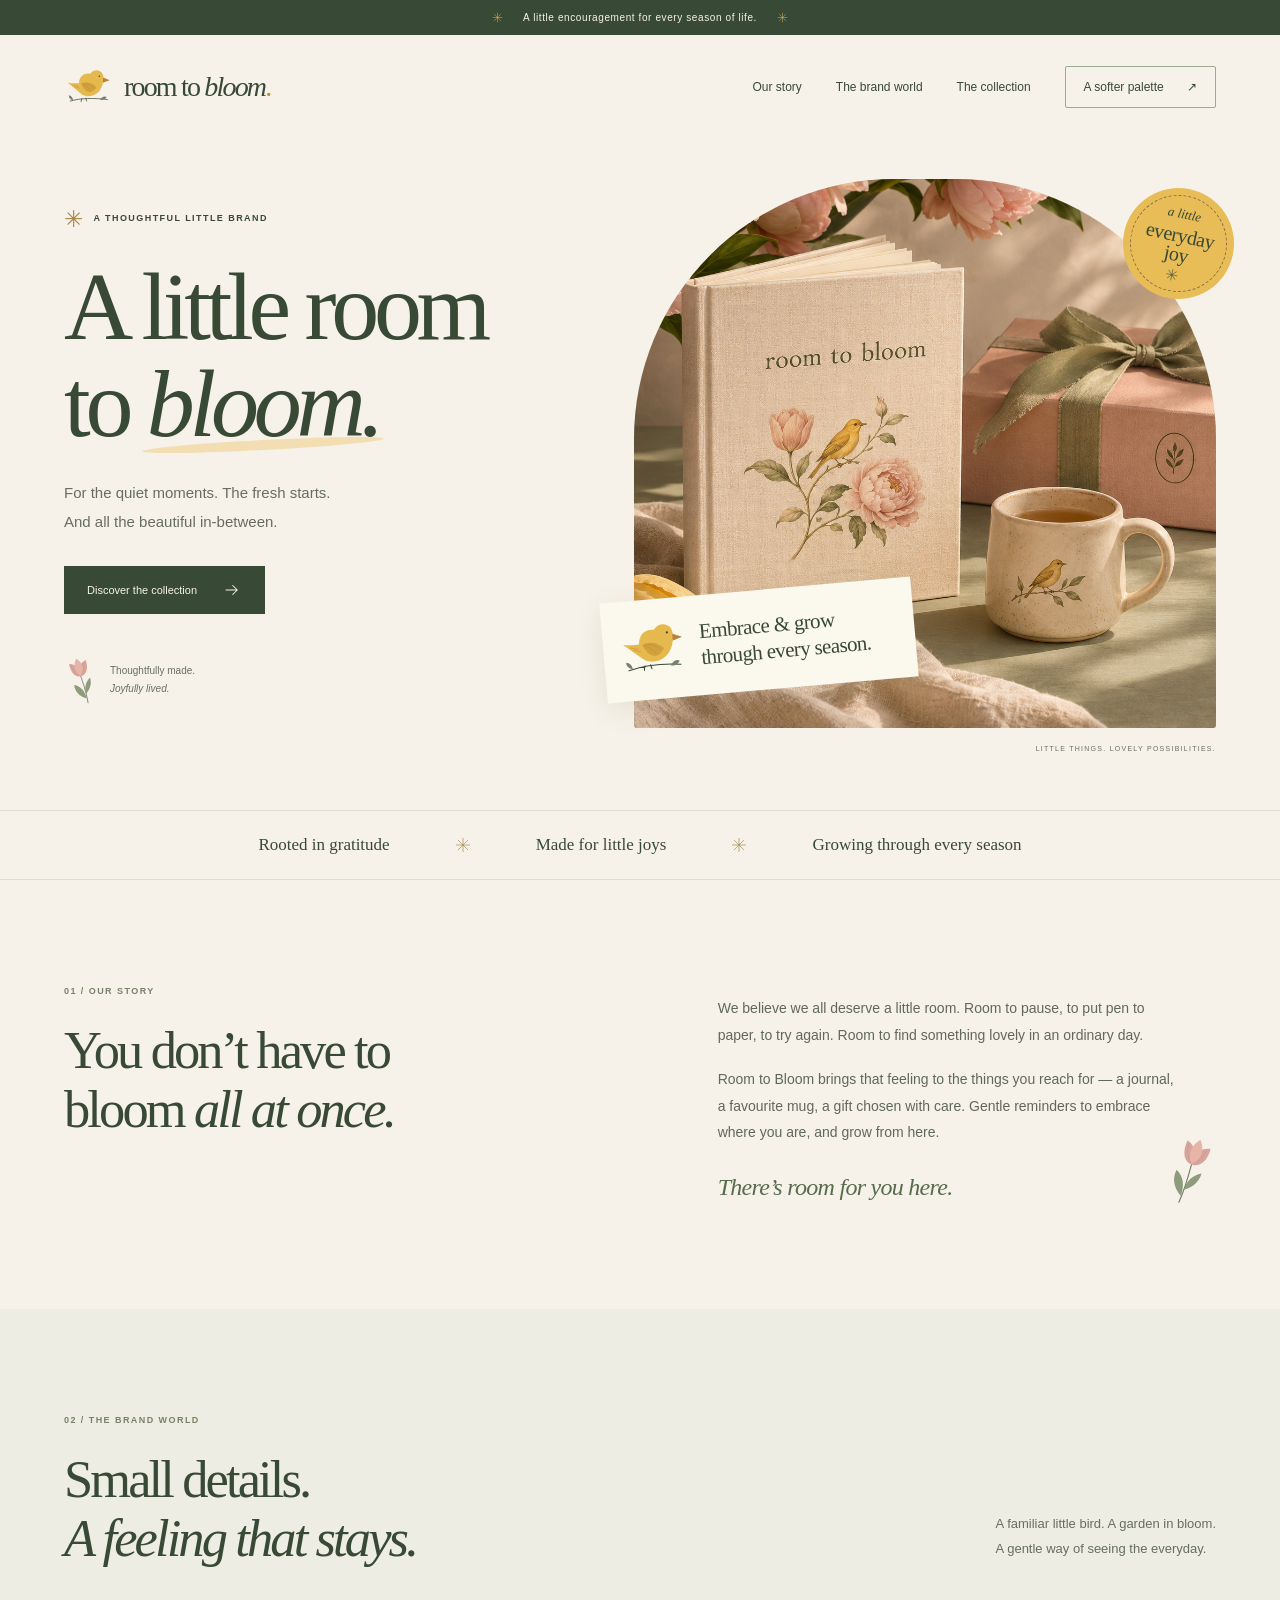
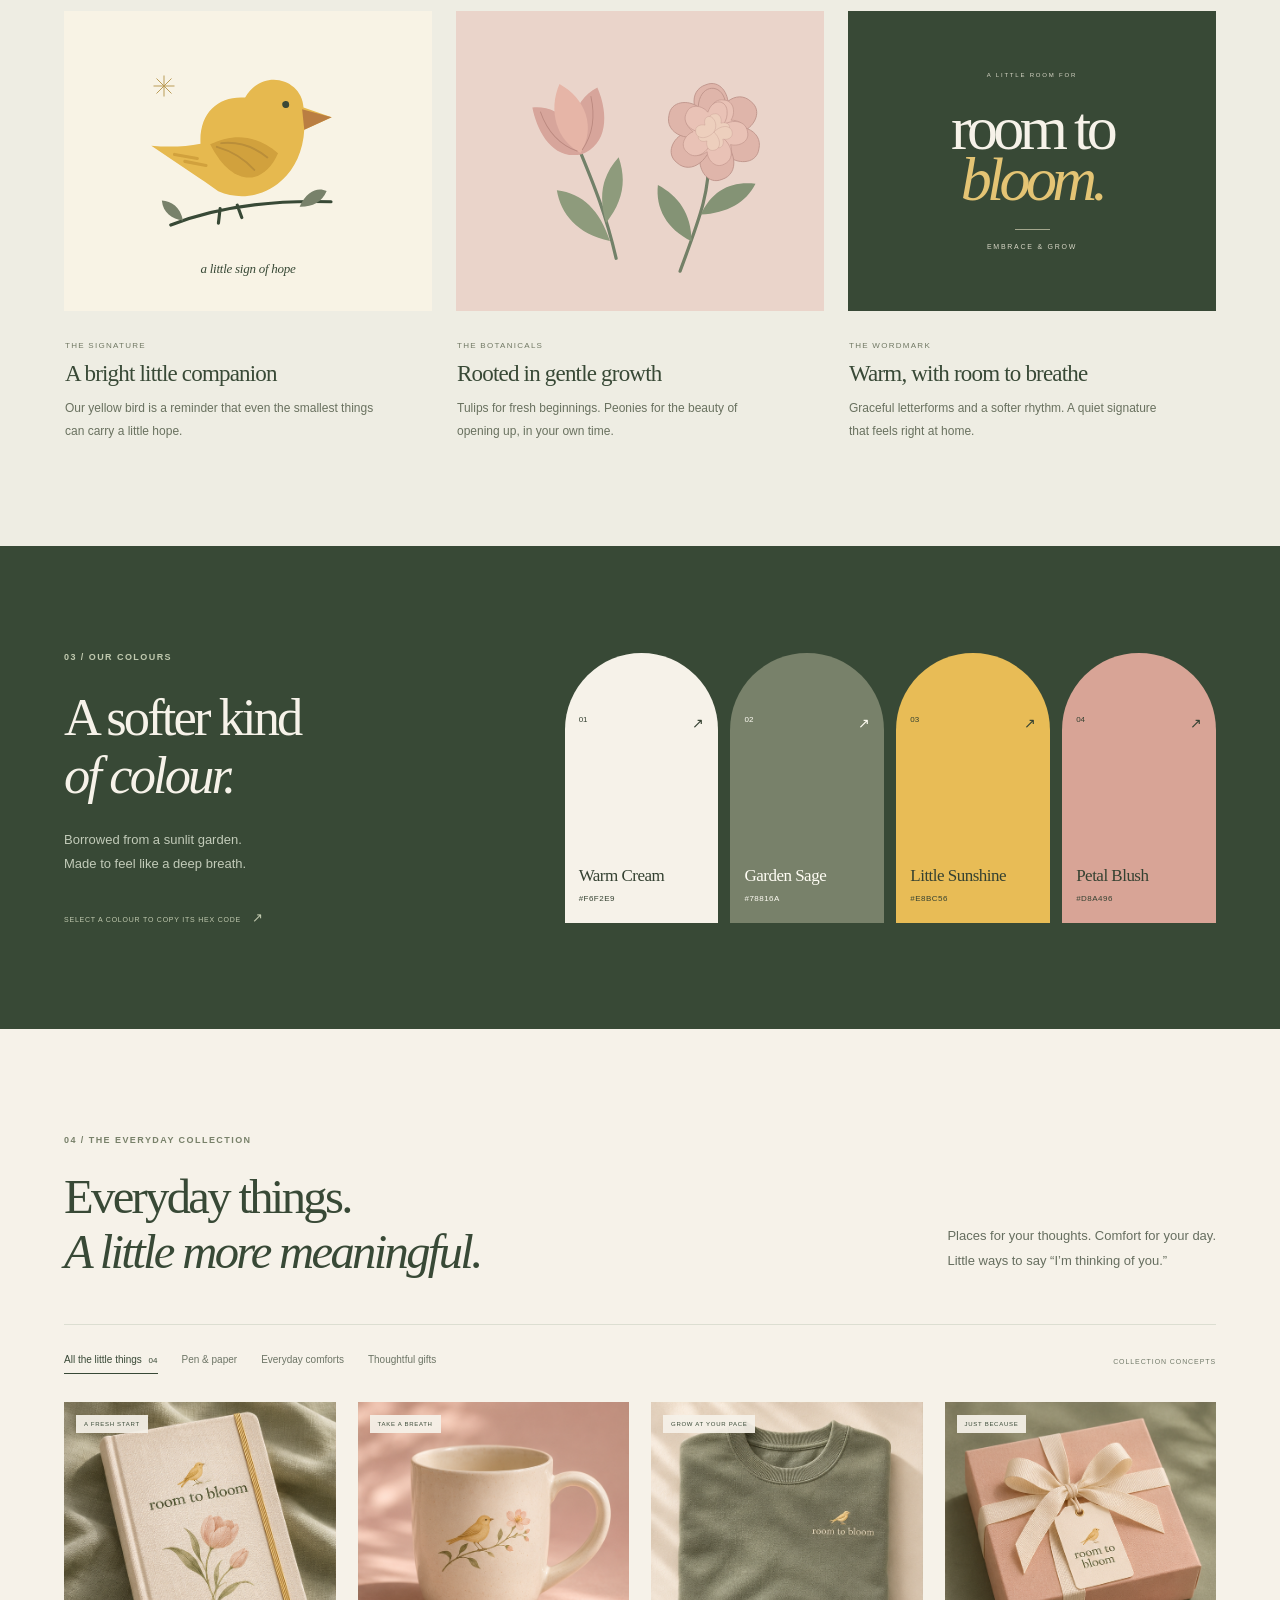
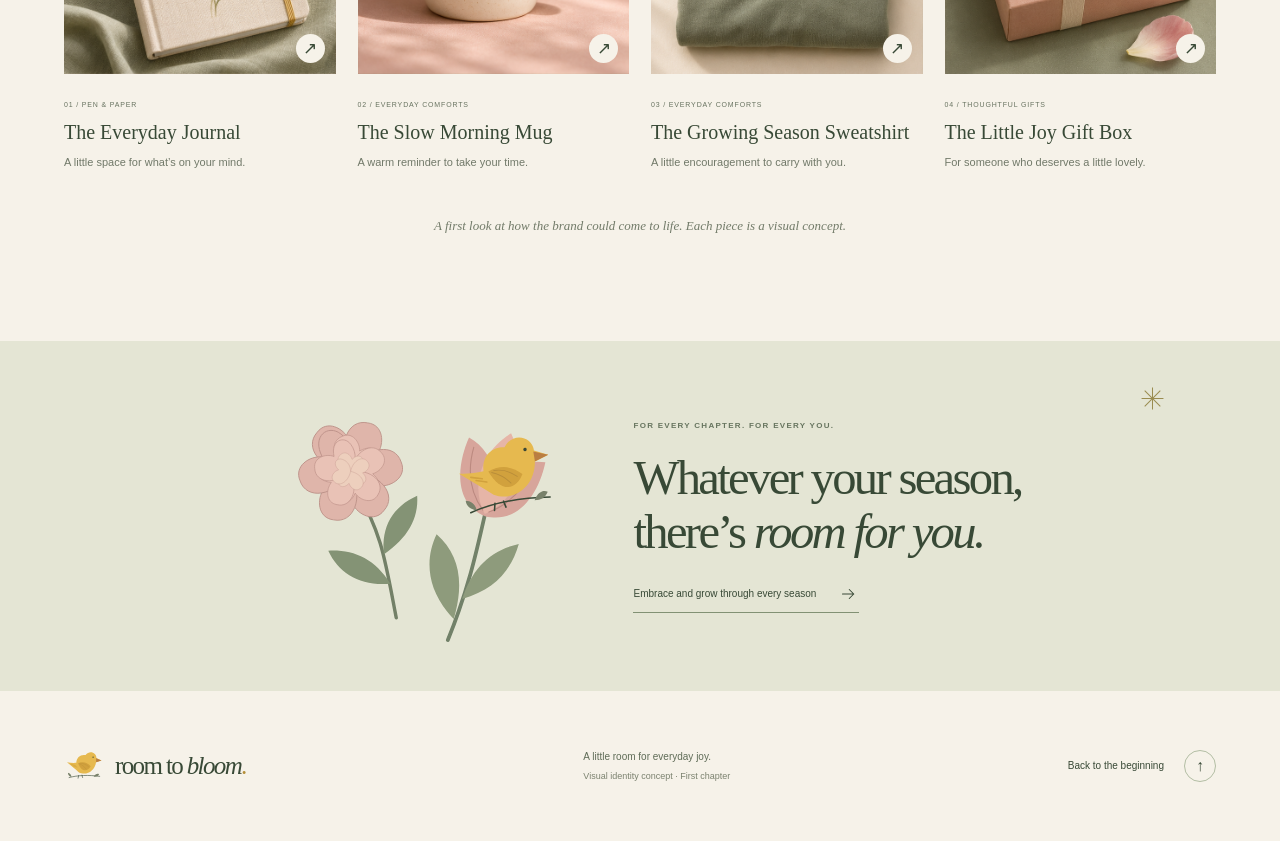
<file: index.html>
<!doctype html>
<html lang="en">
<head>
  <meta charset="utf-8">
  <meta name="robots" content="noindex, nofollow, noimageindex">
  <meta name="viewport" content="width=device-width, initial-scale=1">
  <meta name="theme-color" content="#f6f2e9">
  <meta name="description" content="Room to Bloom — a thoughtful brand concept for the little things that make room for rest, growth, and everyday joy.">
  <title>Room to Bloom — A little room for everyday joy</title>
  <link rel="icon" type="image/svg+xml" href="assets/favicon.svg">
  <link rel="stylesheet" href="style.css">
  <script src="script.js" defer></script>
</head>
<body>
  <a class="skip-link" href="#main">Skip to content</a>
  <svg class="svg-library" xmlns="http://www.w3.org/2000/svg" aria-hidden="true">
    <defs>
      <symbol id="bird" viewBox="0 0 140 115">
        <path d="M17 96c29-8 65-9 102-4M49 89l-2 9m13-10 2 8" fill="none" stroke="currentColor" stroke-width="2" stroke-linecap="round"/>
        <path d="M41 71 10 45c10 2 21 3 31 2C42 27 56 18 72 21c13-18 37-8 36 10l17 8-18 6C102 77 72 91 49 78Z" fill="#e6b94f"/>
        <path d="m107 32 18 7-18 6" fill="#ba7e42"/>
        <path d="M47 48c17-6 30-2 42 10-10 18-30 21-42-10Z" fill="#d1a13d"/>
        <path d="M51 50c10 4 17 10 22 17M54 48c11 0 21 5 28 12" fill="none" stroke="#ba8e39" stroke-width="1.2" stroke-linecap="round"/>
        <path d="m24 52 14 4m-8 1 13 4" fill="none" stroke="#d1a13d" stroke-width="2" stroke-linecap="round"/>
        <circle cx="97" cy="28" r="2.2" fill="#3c4836"/>
        <path d="M25 94c-1-9-6-13-12-14 0 8 5 12 12 14Zm74-1c6-10 13-11 18-8-4 7-10 9-18 8Z" fill="#78816a"/>
      </symbol>
      <symbol id="tulip" viewBox="0 0 180 270">
        <path d="M92 253c4-58 0-98-4-141" fill="none" stroke="#728169" stroke-width="4" stroke-linecap="round"/>
        <path d="M91 230c-37-20-49-51-45-80 30 13 44 40 45 80Zm2-23c29-20 40-44 39-74-27 16-39 40-39 74Z" fill="#8e9b7c"/>
        <path d="M89 116C51 113 44 71 47 42c17 3 31 15 42 33 10-18 25-30 43-33 4 37-9 72-43 74Z" fill="#d7a59b"/>
        <path d="M88 114C64 91 64 52 88 24c26 27 28 65 0 90Z" fill="#e6b5a7"/>
        <path d="M55 50c1 26 11 47 30 61m36-61c-2 27-12 47-30 61" fill="none" stroke="#bc8a80" stroke-width="1.2"/>
      </symbol>
      <path id="petal" d="M0 0C-34-12-44-43-24-55-9-66 7-51 9-36 30-54 48-38 40-21 32-4 15 2 0 0Z"/>
      <symbol id="peony" viewBox="0 0 230 280">
        <path d="M114 270c7-66 13-101-1-154" fill="none" stroke="#738067" stroke-width="4" stroke-linecap="round"/>
        <path d="M119 230c-34-7-54-29-58-58 28 7 49 24 58 58Zm3-35c32-10 51-28 57-54-31 4-51 22-57 54Z" fill="#849375"/>
        <g transform="translate(113 91)" fill="#dfb5aa" stroke="#bd9289" stroke-width="1">
          <use href="#petal" transform="rotate(0)"/><use href="#petal" transform="rotate(60)"/><use href="#petal" transform="rotate(120)"/><use href="#petal" transform="rotate(180)"/><use href="#petal" transform="rotate(240)"/><use href="#petal" transform="rotate(300)"/>
          <g transform="scale(.7) rotate(27)" fill="#e9c2b6"><use href="#petal"/><use href="#petal" transform="rotate(72)"/><use href="#petal" transform="rotate(144)"/><use href="#petal" transform="rotate(216)"/><use href="#petal" transform="rotate(288)"/></g>
          <g transform="scale(.38) rotate(10)" fill="#edcfbd"><use href="#petal"/><use href="#petal" transform="rotate(90)"/><use href="#petal" transform="rotate(180)"/><use href="#petal" transform="rotate(270)"/></g>
        </g>
      </symbol>
      <symbol id="arrow" viewBox="0 0 24 24"><path d="M4 12h15m-6-6 6 6-6 6" fill="none" stroke="currentColor" stroke-width="1.4" stroke-linecap="round" stroke-linejoin="round"/></symbol>
      <symbol id="spark" viewBox="0 0 32 32"><path d="M16 2v28M2 16h28M6 6l20 20M6 26 26 6" fill="none" stroke="currentColor" stroke-width="1.3"/></symbol>
    </defs>
  </svg>

  <div class="announcement"><svg aria-hidden="true"><use href="#spark"/></svg>A little encouragement for every season of life.<svg aria-hidden="true"><use href="#spark"/></svg></div>
  <header class="site-header">
    <a href="#" class="brand" aria-label="Room to Bloom home"><svg class="brand-bird" aria-hidden="true"><use href="#bird"/></svg><span>room to <i>bloom</i><span class="brand-period">.</span></span></a>
    <button class="menu-toggle" aria-label="Open navigation" aria-controls="main-nav" aria-expanded="false"><span></span><span></span></button>
    <nav id="main-nav" aria-label="Main navigation">
      <a href="#story">Our story</a><a href="#brand">The brand world</a><a href="#collection">The collection</a>
      <a href="#palette" class="nav-palette">A softer palette <span aria-hidden="true">↗</span></a>
    </nav>
  </header>

  <main id="main">
    <section class="hero section-shell" aria-labelledby="hero-title">
      <div class="hero-copy">
        <span class="eyebrow"><span class="tiny-flower" aria-hidden="true">✳</span> A THOUGHTFUL LITTLE BRAND</span>
        <h1 id="hero-title">A little room<br>to <em>bloom.</em></h1>
        <p class="hero-description">For the quiet moments. The fresh starts.<br>And all the beautiful in-between.</p>
        <a class="button button-dark" href="#collection">Discover the collection <svg aria-hidden="true"><use href="#arrow"/></svg></a>
        <div class="hero-footnote"><svg aria-hidden="true"><use href="#tulip"/></svg><p>Thoughtfully made.<br><span>Joyfully lived.</span></p></div>
      </div>
      <div class="hero-visual">
        <div class="hero-photo-wrap"><img class="hero-photo" src="assets/hero.png" alt="Room to Bloom planner, ceramic mug and gift box in cream, sage and blush, with a yellow bird and botanical artwork" width="1536" height="1024" fetchpriority="high"></div>
        <div class="joy-stamp" aria-label="A little everyday joy"><span>a little</span><strong>everyday<br>joy</strong><svg aria-hidden="true"><use href="#spark"/></svg></div>
        <div class="hero-note"><svg aria-hidden="true"><use href="#bird"/></svg><span class="hero-note-label"><svg viewBox="0 0 193.2 52.5" role="img" aria-label="Embrace &amp; grow through every season." focusable="false"><text x="0" y="20">Embrace &amp; grow<tspan x="0" dy="26.25">through every season.</tspan></text></svg></span></div>
        <span class="photo-caption">LITTLE THINGS. LOVELY POSSIBILITIES.</span>
      </div>
    </section>

    <div class="belief-strip" aria-label="Our values"><span>Rooted in gratitude</span><svg aria-hidden="true"><use href="#spark"/></svg><span>Made for little joys</span><svg aria-hidden="true"><use href="#spark"/></svg><span>Growing through every season</span></div>

    <section id="story" class="story section-shell section-space" aria-labelledby="story-title">
      <div><span class="eyebrow section-index">01 / OUR STORY</span><h2 id="story-title">You don’t have to<br>bloom <em>all at once.</em></h2></div>
      <div class="story-copy"><p>We believe we all deserve a little room. Room to pause, to put pen to paper, to try again. Room to find something lovely in an ordinary day.</p><p>Room to Bloom brings that feeling to the things you reach for — a journal, a favourite mug, a gift chosen with care. Gentle reminders to embrace where you are, and grow from here.</p><span class="handwritten">There’s room for you here.</span><svg class="story-sprig" aria-hidden="true"><use href="#tulip"/></svg></div>
    </section>

    <section id="brand" class="brand-world section-space" aria-labelledby="brand-title">
      <div class="section-shell">
        <div class="section-heading"><div><span class="eyebrow section-index">02 / THE BRAND WORLD</span><h2 id="brand-title">Small details.<br><em>A feeling that stays.</em></h2></div><p>A familiar little bird. A garden in bloom.<br>A gentle way of seeing the everyday.</p></div>
        <div class="brand-grid">
          <article class="brand-tile bird-tile"><div class="tile-art"><svg class="signature-bird" role="img" aria-label="An original yellow songbird perched on a leafy branch"><use href="#bird"/></svg><svg class="bird-spark" aria-hidden="true"><use href="#spark"/></svg><span class="art-note">a little sign of hope</span></div><div class="tile-caption"><span>THE SIGNATURE</span><h3>A bright little companion</h3><p>Our yellow bird is a reminder that even the smallest things can carry a little hope.</p></div></article>
          <article class="brand-tile botanical-tile"><div class="tile-art botanical-art"><svg class="brand-tulip" aria-hidden="true"><use href="#tulip"/></svg><svg class="brand-peony" role="img" aria-label="Botanical illustrations of a blush peony and tulip"><use href="#peony"/></svg></div><div class="tile-caption"><span>THE BOTANICALS</span><h3>Rooted in gentle growth</h3><p>Tulips for fresh beginnings. Peonies for the beauty of opening up, in your own time.</p></div></article>
          <article class="brand-tile wordmark-tile"><div class="tile-art wordmark-art"><span class="wordmark-overline">A LITTLE ROOM FOR</span><span class="display-wordmark">room to<br><i>bloom.</i></span><div class="wordmark-rule"></div><span class="wordmark-tagline">EMBRACE & GROW</span></div><div class="tile-caption"><span>THE WORDMARK</span><h3>Warm, with room to breathe</h3><p>Graceful letterforms and a softer rhythm. A quiet signature that feels right at home.</p></div></article>
        </div>
      </div>
    </section>

    <section id="palette" class="palette-section section-space" aria-labelledby="palette-title">
      <div class="section-shell palette-layout">
        <div class="palette-copy"><span class="eyebrow section-index">03 / OUR COLOURS</span><h2 id="palette-title">A softer kind<br><em>of colour.</em></h2><p>Borrowed from a sunlit garden.<br>Made to feel like a deep breath.</p><span class="palette-hint">SELECT A COLOUR TO COPY ITS HEX CODE <span aria-hidden="true">↗</span></span></div>
        <div class="swatches" aria-label="Brand colour palette">
          <button class="swatch swatch-cream" data-color="#F6F2E9" aria-label="Copy Warm Cream colour, #F6F2E9"><span class="swatch-top">01 <span aria-hidden="true">↗</span></span><span class="swatch-bottom"><strong>Warm Cream</strong><span>#F6F2E9</span></span></button>
          <button class="swatch swatch-sage" data-color="#78816A" aria-label="Copy Garden Sage colour, #78816A"><span class="swatch-top">02 <span aria-hidden="true">↗</span></span><span class="swatch-bottom"><strong>Garden Sage</strong><span>#78816A</span></span></button>
          <button class="swatch swatch-yellow" data-color="#E8BC56" aria-label="Copy Little Sunshine colour, #E8BC56"><span class="swatch-top">03 <span aria-hidden="true">↗</span></span><span class="swatch-bottom"><strong>Little Sunshine</strong><span>#E8BC56</span></span></button>
          <button class="swatch swatch-blush" data-color="#D8A496" aria-label="Copy Petal Blush colour, #D8A496"><span class="swatch-top">04 <span aria-hidden="true">↗</span></span><span class="swatch-bottom"><strong>Petal Blush</strong><span>#D8A496</span></span></button>
        </div>
      </div>
    </section>

    <section id="collection" class="collection section-shell section-space" aria-labelledby="collection-title">
      <div class="section-heading"><div><span class="eyebrow section-index">04 / THE EVERYDAY COLLECTION</span><h2 id="collection-title">Everyday things.<br><em>A little more meaningful.</em></h2></div><p>Places for your thoughts. Comfort for your day.<br>Little ways to say “I’m thinking of you.”</p></div>
      <div class="collection-toolbar"><div class="collection-filters" role="group" aria-label="Filter collection"><button class="active" data-filter="all" aria-pressed="true">All the little things <span>04</span></button><button data-filter="stationery" aria-pressed="false">Pen & paper</button><button data-filter="everyday" aria-pressed="false">Everyday comforts</button><button data-filter="gifting" aria-pressed="false">Thoughtful gifts</button></div><span class="concept-tag">COLLECTION CONCEPTS</span></div>
      <div class="product-grid">
        <article class="product-card" data-category="stationery"><button class="product-image journal-art" data-product="journal" aria-label="Explore The Everyday Journal"><span class="product-tag">A FRESH START</span><span class="product-open" aria-hidden="true">↗</span></button><div class="product-info"><span>01 / PEN & PAPER</span><h3><button data-product="journal">The Everyday Journal</button></h3><p>A little space for what’s on your mind.</p></div></article>
        <article class="product-card" data-category="everyday"><button class="product-image mug-art" data-product="mug" aria-label="Explore The Slow Morning Mug"><span class="product-tag">TAKE A BREATH</span><span class="product-open" aria-hidden="true">↗</span></button><div class="product-info"><span>02 / EVERYDAY COMFORTS</span><h3><button data-product="mug">The Slow Morning Mug</button></h3><p>A warm reminder to take your time.</p></div></article>
        <article class="product-card" data-category="everyday"><button class="product-image sweatshirt-art" data-product="sweatshirt" aria-label="Explore The Growing Season Sweatshirt"><span class="product-tag">GROW AT YOUR PACE</span><span class="product-open" aria-hidden="true">↗</span></button><div class="product-info"><span>03 / EVERYDAY COMFORTS</span><h3><button data-product="sweatshirt">The Growing Season Sweatshirt</button></h3><p>A little encouragement to carry with you.</p></div></article>
        <article class="product-card" data-category="gifting"><button class="product-image gift-art" data-product="gift" aria-label="Explore The Little Joy Gift Box"><span class="product-tag">JUST BECAUSE</span><span class="product-open" aria-hidden="true">↗</span></button><div class="product-info"><span>04 / THOUGHTFUL GIFTS</span><h3><button data-product="gift">The Little Joy Gift Box</button></h3><p>For someone who deserves a little lovely.</p></div></article>
      </div>
      <p id="collection-status" class="sr-only" role="status">Showing all 4 collection concepts.</p>
      <p class="collection-note">A first look at how the brand could come to life. Each piece is a visual concept.</p>
    </section>

    <section class="closing" aria-labelledby="closing-title">
      <div class="closing-art" aria-hidden="true"><svg class="closing-peony"><use href="#peony"/></svg><svg class="closing-tulip"><use href="#tulip"/></svg><svg class="closing-bird"><use href="#bird"/></svg></div>
      <div class="closing-copy"><span class="eyebrow">FOR EVERY CHAPTER. FOR EVERY YOU.</span><h2 id="closing-title">Whatever your season,<br>there’s <em>room for you.</em></h2><a class="text-link" href="#story">Embrace and grow through every season <svg aria-hidden="true"><use href="#arrow"/></svg></a></div>
      <svg class="closing-spark" aria-hidden="true"><use href="#spark"/></svg>
    </section>
  </main>

  <footer class="site-footer section-shell"><a href="#" class="brand footer-brand"><svg class="brand-bird" aria-hidden="true"><use href="#bird"/></svg><span>room to <i>bloom</i><span class="brand-period">.</span></span></a><span class="footer-description">A little room for everyday joy.<br><span>Visual identity concept · First chapter</span></span><a class="back-to-top" href="#">Back to the beginning <span aria-hidden="true">↑</span></a></footer>

  <dialog id="product-dialog" aria-labelledby="dialog-title" aria-describedby="dialog-description"><div class="dialog-layout"><button class="dialog-close" aria-label="Close product preview">×</button><div id="dialog-image" class="dialog-product-image" role="img"></div><div class="dialog-copy"><span class="eyebrow" id="dialog-category"></span><h2 id="dialog-title"></h2><p id="dialog-description"></p><div class="dialog-detail"><svg aria-hidden="true"><use href="#bird"/></svg><p>A small reminder.<br>A little everyday joy.</p></div><p class="dialog-concept">An illustrative product concept from the Room to Bloom brand world.</p><button class="button button-dark dialog-return">Back to the collection <svg aria-hidden="true"><use href="#arrow"/></svg></button></div></div></dialog>
  <div id="toast" class="toast" role="status" hidden></div>
</body>
</html>
</file>
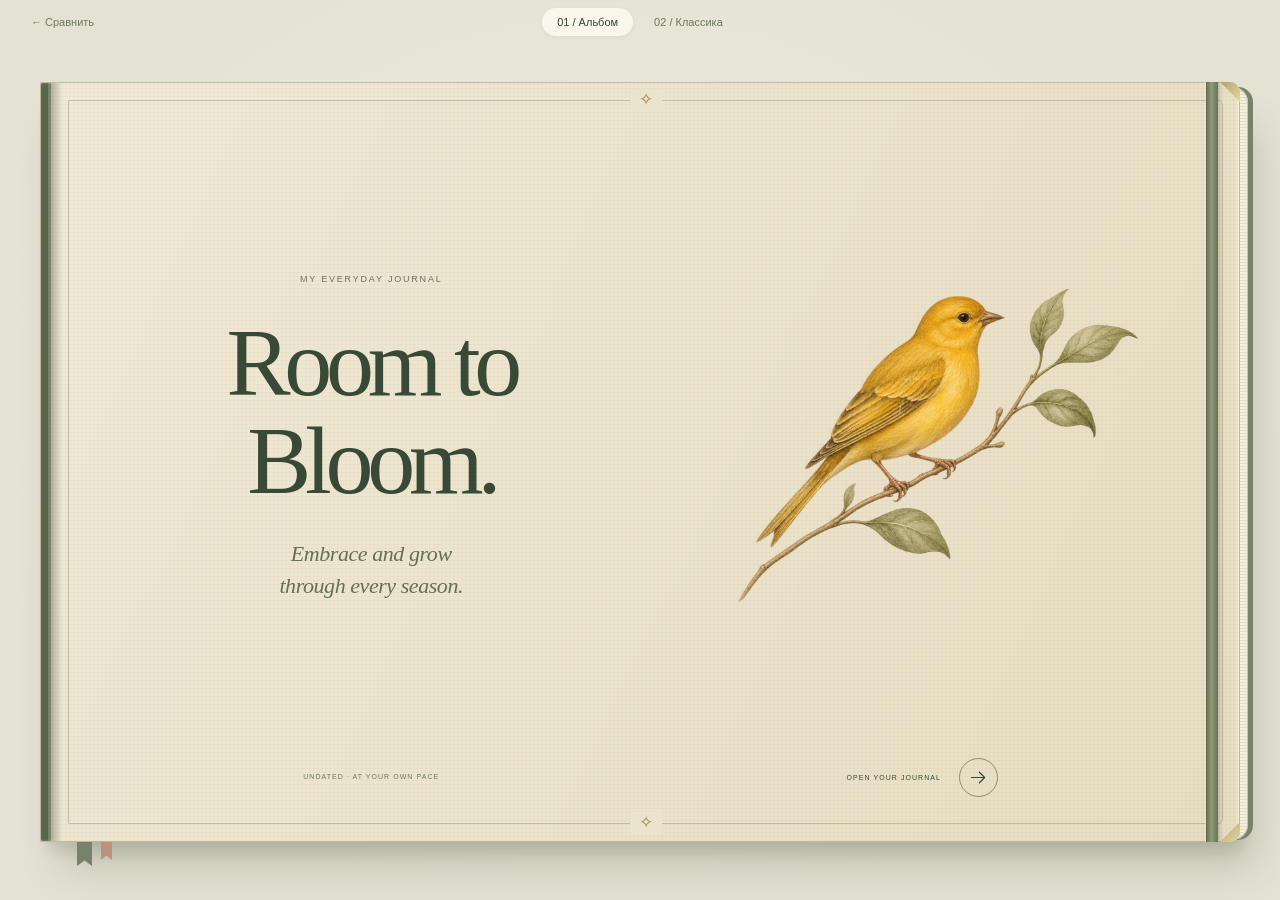
<file: journal-album.html>
<!doctype html>
<html lang="en">
<head>
  <meta charset="utf-8">
  <meta name="robots" content="noindex, nofollow, noimageindex">
  <meta name="viewport" content="width=device-width, initial-scale=1">
  <meta name="theme-color" content="#e7e3d6">
  <meta name="description" content="Open the Room to Bloom journal. Six thoughtful pages of stories, colour, botanical details and everyday little joys.">
  <title>Room to Bloom — Альбомный ежедневник</title>
  <link rel="icon" type="image/png" href="assets/canary-v2.png">
  <link rel="preload" as="image" href="assets/canary-v2.png" fetchpriority="high">
  <link rel="stylesheet" href="style.css">
  <link rel="stylesheet" href="journal.css">
  <link rel="stylesheet" href="journal-formats.css">
  <script src="journal-preview.js" defer></script>
</head>
<body class="journal-closed format-preview format-album">
  <nav class="format-switcher" aria-label="Сравнение форматов"><a href="journal-compare.html" class="all-formats">← Сравнить</a><a href="journal-album.html" aria-current="page">01 / Альбом</a><a href="journal-classic.html" >02 / Классика</a></nav>
  <svg class="svg-library" xmlns="http://www.w3.org/2000/svg" aria-hidden="true">
    <defs>
      <symbol id="tulip" viewBox="0 0 180 270">
        <path d="M92 253c4-58 0-98-4-141" fill="none" stroke="#728169" stroke-width="4" stroke-linecap="round"/>
        <path d="M91 230c-37-20-49-51-45-80 30 13 44 40 45 80Zm2-23c29-20 40-44 39-74-27 16-39 40-39 74Z" fill="#8e9b7c"/>
        <path d="M89 116C51 113 44 71 47 42c17 3 31 15 42 33 10-18 25-30 43-33 4 37-9 72-43 74Z" fill="#d7a59b"/>
        <path d="M88 114C64 91 64 52 88 24c26 27 28 65 0 90Z" fill="#e6b5a7"/>
        <path d="M55 50c1 26 11 47 30 61m36-61c-2 27-12 47-30 61" fill="none" stroke="#bc8a80" stroke-width="1.2"/>
      </symbol>
      <path id="petal" d="M0 0C-34-12-44-43-24-55-9-66 7-51 9-36 30-54 48-38 40-21 32-4 15 2 0 0Z"/>
      <symbol id="peony" viewBox="0 0 230 280">
        <path d="M114 270c7-66 13-101-1-154" fill="none" stroke="#738067" stroke-width="4" stroke-linecap="round"/>
        <path d="M119 230c-34-7-54-29-58-58 28 7 49 24 58 58Zm3-35c32-10 51-28 57-54-31 4-51 22-57 54Z" fill="#849375"/>
        <g transform="translate(113 91)" fill="#dfb5aa" stroke="#bd9289" stroke-width="1">
          <use href="#petal" transform="rotate(0)"/><use href="#petal" transform="rotate(60)"/><use href="#petal" transform="rotate(120)"/><use href="#petal" transform="rotate(180)"/><use href="#petal" transform="rotate(240)"/><use href="#petal" transform="rotate(300)"/>
          <g transform="scale(.7) rotate(27)" fill="#e9c2b6"><use href="#petal"/><use href="#petal" transform="rotate(72)"/><use href="#petal" transform="rotate(144)"/><use href="#petal" transform="rotate(216)"/><use href="#petal" transform="rotate(288)"/></g>
          <g transform="scale(.38) rotate(10)" fill="#edcfbd"><use href="#petal"/><use href="#petal" transform="rotate(90)"/><use href="#petal" transform="rotate(180)"/><use href="#petal" transform="rotate(270)"/></g>
        </g>
      </symbol>
      <symbol id="arrow" viewBox="0 0 24 24"><path d="M4 12h15m-6-6 6 6-6 6" fill="none" stroke="currentColor" stroke-width="1.4" stroke-linecap="round" stroke-linejoin="round"/></symbol>
      <symbol id="spark" viewBox="0 0 32 32"><path d="M16 2v28M2 16h28M6 6l20 20M6 26 26 6" fill="none" stroke="currentColor" stroke-width="1.3"/></symbol>
    </defs>
  </svg>
  <svg class="svg-library" aria-hidden="true" xmlns="http://www.w3.org/2000/svg"><defs>
    <symbol id="tulip-bud" viewBox="0 0 64 86"><path d="M32 82V49" fill="none" stroke="#78816a" stroke-width="2"/><path d="M32 74C18 69 14 60 14 54c11 1 17 9 18 20Zm0-8c12-4 18-11 18-18-11 3-17 9-18 18Z" fill="#8a987a"/><path d="M32 55C12 53 6 33 9 15c11 2 17 9 23 17 6-8 12-15 23-17 3 18-3 38-23 40Z" fill="#d8a496"/><path d="M32 53C18 40 19 19 32 6c13 13 14 34 0 47Z" fill="#edc0ae"/><path d="M13 20c1 13 6 23 16 31m22-31c-1 13-7 23-16 31" fill="none" stroke="#bd8c80" stroke-width=".8"/></symbol>
    <symbol id="brand-pencil" viewBox="0 0 360 56"><path d="m5 28 38-15v30Z" fill="#c5a37d"/><path d="m5 28 13-5v10Z" fill="#424c3a"/><rect x="42" y="13" width="266" height="30" rx="1" fill="#e9d5a4"/><path d="M42 13h266v8H42Z" fill="#f5e6bd"/><path d="M42 35h266v8H42Z" fill="#c7b17e"/><rect x="62" y="18" width="226" height="20" fill="#e6d6ae"/><text x="151" y="32" text-anchor="middle" fill="#536449" font-family="Georgia,serif" font-size="12" letter-spacing=".6">Room to Bloom</text><image href="assets/canary-v2.png" x="231" y="14" width="34" height="27"/><rect x="307" y="12" width="20" height="32" fill="#a39566"/><path d="M311 13v30m5-30v30m6-30v30" stroke="#d3c496" stroke-width="1"/><path d="M327 13h18a10 10 0 0 1 10 10v10a10 10 0 0 1-10 10h-18Z" fill="#d9a99c"/></symbol>
  </defs></svg>

  <section id="journal-gate" class="journal-gate" aria-labelledby="cover-title">
    <div class="gate-topline"><span class="gate-wordmark">room to bloom.</span></div>
    <div class="journal-desk">
      <div class="desk-note"><p>A place for thoughts,<br>plans & little joys.</p><svg aria-hidden="true"><use href="#spark"/></svg></div>
      <div class="closed-journal">
        <div class="book-page-edges" aria-hidden="true"></div>
        <div class="cover-hinge" id="cover-hinge">
          <div class="cover-face cover-front">
            <div class="cover-border" aria-hidden="true"></div><span class="cover-corner corner-top" aria-hidden="true"></span><span class="cover-corner corner-bottom" aria-hidden="true"></span>
            <div class="cover-identity"><span class="cover-edition">MY EVERYDAY JOURNAL</span><h1 id="cover-title">Room to<br>Bloom.</h1><p class="cover-tagline">Embrace and grow<br>through every season.</p></div><img class="cover-canary" src="assets/canary-v2.png" alt="A golden canary perched on a delicate sage branch" width="1536" height="1024" fetchpriority="high" decoding="async" loading="eager">
            <button id="open-journal" class="open-journal" aria-controls="journal-pages" aria-label="Open the Room to Bloom journal"><span>OPEN YOUR JOURNAL</span><span class="open-arrow"><svg aria-hidden="true"><use href="#arrow"/></svg></span></button>
            <span class="cover-year">UNDATED · AT YOUR OWN PACE</span><span class="cover-elastic" aria-hidden="true"></span>
          </div>
          <div class="cover-face cover-inside" aria-hidden="true"></div>
        </div>
        <span class="journal-ribbon ribbon-sage" aria-hidden="true"></span><span class="journal-ribbon ribbon-blush" aria-hidden="true"></span>
      </div>
      <div class="desk-pencil" aria-hidden="true"><svg><use href="#brand-pencil"/></svg></div>
      <div class="desk-caption"><span>A daily place<br>to pause & begin again.</span></div>
    </div>
    <div class="gate-bottomline"><span>ROOM TO BLOOM / THE INTERACTIVE JOURNAL</span><p>Every lovely story begins with an open page.</p><span>SIX PAGES. A LITTLE WORLD OF YOUR OWN.</span></div>
  </section>

  <div id="journal-pages" class="journal-pages" hidden>
    <a href="#main" class="skip-link">Skip to the current page</a>
    <header class="journal-header"><a href="#title-page" class="brand" data-page-target="title-page"><img src="assets/canary-v2.png" class="brand-bird" alt="" width="1536" height="1024" decoding="async"><span>room to bloom.</span></a><div class="journal-header-actions"><button id="close-journal"><svg aria-hidden="true"><use href="#arrow"/></svg>Close the journal</button></div></header>
    <div class="book-spread">
      <aside class="journal-margin" aria-label="A little encouragement"><div class="margin-sticky"><span class="margin-kicker">A LITTLE PAUSE</span><img class="margin-canary" src="assets/canary-v2.png" alt="" width="1536" height="1024" decoding="async"><p id="margin-quote">There’s room<br>for you here.</p><span class="margin-line"></span><div class="margin-list"><span>Something to notice.</span><span>Something to be thankful for.</span><span>Something to grow towards.</span></div><div class="margin-vase" role="img" aria-label="A small cream vase with blush peonies"></div><span class="margin-photo-caption">A few stems. A slower morning.</span><svg class="margin-pencil" aria-hidden="true"><use href="#brand-pencil"/></svg><span class="margin-footnote">UNDATED / YOUR OWN PACE</span></div></aside>
      <main class="book-leaf" id="main">
        <div class="leaf-viewport" id="leaf-viewport">
        <section id="title-page" class="journal-leaf title-leaf" data-leaf aria-labelledby="title-page-heading" tabindex="-1">
          <div class="title-page-art"><span class="eyebrow">A JOURNAL FOR EVERY SEASON</span><h2 id="title-page-heading">Room to Bloom.</h2><img src="assets/canary-v2.png" alt="The Room to Bloom golden canary" width="1536" height="1024" decoding="async"><p>Embrace and grow<br>through every season.</p></div>
          <div class="personal-note"><label class="owner-label" for="journal-owner">THIS LITTLE JOURNAL BELONGS TO<input id="journal-owner" type="text" maxlength="80" placeholder="Your name" autocomplete="off"></label><label for="journal-note">A little note to yourself</label><textarea id="journal-note" rows="3" maxlength="1200" placeholder="A thought, a wish, a small thing you’re grateful for…" spellcheck="true"></textarea><span id="note-status" role="status">Make yourself a little room. You can write here.</span></div>
          <p class="title-dedication">For the quiet moments. The fresh starts.<br>And all the beautiful in-between.</p>
        </section>

        <section id="story" class="journal-leaf story-leaf" data-leaf aria-labelledby="story-title" tabindex="-1" hidden>
          <span class="eyebrow section-index">01 / OUR STORY</span><h2 id="story-title"><em>You don’t have to<br>bloom all at once.</em></h2>
          <div class="story-layout"><div class="story-copy"><p>We believe we all deserve a little room. Room to pause, to put pen to paper, to try again. Room to find something lovely in an ordinary day.</p><p>Room to Bloom brings that feeling to the things you reach for — a journal, a favourite mug, a gift chosen with care. Gentle reminders to embrace where you are, and grow from here.</p><span class="handwritten">There’s room for you here.</span></div><figure class="story-photo"><img data-src="assets/hero.png" alt="A Room to Bloom planner, mug and gift box with delicate canary and botanical artwork" width="1536" height="1024" decoding="async" loading="lazy" fetchpriority="low"><noscript><img src="assets/hero.png" alt="A Room to Bloom planner, mug and gift box with delicate canary and botanical artwork" width="1536" height="1024" decoding="async" fetchpriority="low"></noscript><figcaption>Little things. Lovely possibilities.</figcaption></figure></div>
          <blockquote>“There is no rush to become.<br>You’re already growing.”</blockquote>
        </section>

        <section id="brand" class="journal-leaf brand-leaf" data-leaf aria-labelledby="brand-title" tabindex="-1" hidden>
          <span class="eyebrow section-index">02 / THE BRAND WORLD</span><h2 id="brand-title"><em>Small details.<br>A feeling that stays.</em></h2><p class="leaf-description">A familiar little bird. A garden in bloom. A gentle way of seeing the everyday.</p>
          <div class="brand-grid">
            <article class="brand-tile bird-tile"><div class="tile-art"><img class="signature-bird" src="assets/canary-v2.png" alt="Our naturalistic golden yellow canary on a leafy branch" width="1536" height="1024" decoding="async"><span class="art-note">a little sign of hope</span></div><div class="tile-caption"><span>THE SIGNATURE</span><h3>A bright companion</h3><p>A golden canary, carrying a quiet reminder that small things can hold a little hope.</p></div></article>
            <article class="brand-tile botanical-tile"><div class="tile-art"><img class="botanical-composition" data-src="assets/botanical-composition.png" alt="A canary perched between a blush tulip and peony on connected botanical stems" width="1024" height="1024" decoding="async" loading="lazy" fetchpriority="low"><noscript><img class="botanical-composition" src="assets/botanical-composition.png" alt="A canary perched between a blush tulip and peony on connected botanical stems" width="1024" height="1024" decoding="async" fetchpriority="low"></noscript></div><div class="tile-caption"><span>THE BOTANICALS</span><h3>Growing together</h3><p>Tulips for fresh beginnings. Peonies for the beauty of opening up in your own time.</p></div></article>
            <article class="brand-tile wordmark-tile"><div class="tile-art wordmark-art"><span class="wordmark-overline">A LITTLE ROOM FOR</span><span class="display-wordmark">room to<br>bloom.</span><div class="wordmark-rule"></div><span class="wordmark-tagline">EMBRACE & GROW</span></div><div class="tile-caption"><span>THE WORDMARK</span><h3>Room to breathe</h3><p>Upright, graceful letterforms. A warm and familiar signature, wherever it appears.</p></div></article>
          </div>
          <div class="pencil-brand-note"><svg role="img" aria-label="A wooden pencil with the Room to Bloom name and canary logo"><use href="#brand-pencil"/></svg><div><span class="eyebrow">EVERY LITTLE DETAIL</span><p>A familiar signature.<br>Even on the pencil that starts your story.</p></div></div>
        </section>

        <section id="palette" class="journal-leaf colours-leaf" data-leaf aria-labelledby="palette-title" tabindex="-1" hidden>
          <span class="eyebrow section-index">03 / OUR COLOURS</span><h2 id="palette-title"><em>A softer kind<br>of colour.</em></h2><p class="leaf-description">Warm cream. A little sunshine. A blush of petals. A garden’s gentle green.</p>
          <div class="palette-board"><div class="palette-board-heading"><span>THE ROOM TO BLOOM PALETTE</span><span>SELECT A COLOUR TO COPY ITS HEX</span></div><div class="swatches">
            <button class="swatch swatch-cream" data-color="#F6F2E9" aria-label="Copy Warm Cream, #F6F2E9"><span class="swatch-top">01 <span aria-hidden="true">↗</span></span><span class="swatch-bottom"><strong>Warm Cream</strong><span>#F6F2E9</span></span></button>
            <button class="swatch swatch-sage" data-color="#78816A" aria-label="Copy Garden Sage, #78816A"><span class="swatch-top">02 <span aria-hidden="true">↗</span></span><span class="swatch-bottom"><strong>Garden Sage</strong><span>#78816A</span></span></button>
            <button class="swatch swatch-yellow" data-color="#E8BC56" aria-label="Copy Little Sunshine, #E8BC56"><span class="swatch-top">03 <span aria-hidden="true">↗</span></span><span class="swatch-bottom"><strong>Little Sunshine</strong><span>#E8BC56</span></span></button>
            <button class="swatch swatch-blush" data-color="#D8A496" aria-label="Copy Petal Blush, #D8A496"><span class="swatch-top">04 <span aria-hidden="true">↗</span></span><span class="swatch-bottom"><strong>Petal Blush</strong><span>#D8A496</span></span></button>
          </div></div><div class="colour-notes"><div><h3>A softer foundation</h3><p>Cream makes room for the details. Sage gives the collection its calm, familiar signature.</p></div><div><h3>A little warmth</h3><p>Butter yellow brings the bird to life. Petal blush adds a gentle, welcoming finish.</p></div></div>
          <img class="palette-botanical" data-src="assets/botanical-composition.png" alt="" width="1024" height="1024" decoding="async" loading="lazy" fetchpriority="low"><noscript><img class="palette-botanical" src="assets/botanical-composition.png" alt="" width="1024" height="1024" decoding="async" fetchpriority="low"></noscript>
        </section>

        <section id="collection" class="journal-leaf collection-leaf" data-leaf aria-labelledby="collection-title" tabindex="-1" hidden>
          <span class="eyebrow section-index">04 / THE EVERYDAY COLLECTION</span><h2 id="collection-title"><em>Everyday things.<br>A little more meaningful.</em></h2><p class="leaf-description">Places for your thoughts. Keepsakes for your home. A little comfort, thoughtfully given.</p>
          <div class="collection-toolbar"><div class="collection-filters" role="group" aria-label="Filter collection"><button data-filter="all" class="active" aria-pressed="true">All the little things <span>08</span></button><button data-filter="stationery" aria-pressed="false">Pen & paper</button><button data-filter="everyday" aria-pressed="false">Everyday comforts</button><button data-filter="home" aria-pressed="false">Little things for home</button><button data-filter="gifting" aria-pressed="false">Thoughtful gifts</button></div></div>
          <div class="product-grid">
            <article class="product-card" data-category="stationery"><button class="product-image journal-art" data-product="journal" aria-label="Explore The Everyday Journal"><span class="product-open" aria-hidden="true">↗</span></button><div class="product-info"><span>PEN & PAPER</span><h3><button data-product="journal">The Everyday Journal</button></h3><p>A little space for what’s on your mind.</p></div></article>
            <article class="product-card" data-category="everyday"><button class="product-image mug-art" data-product="mug" aria-label="Explore The Slow Morning Mug"><span class="product-open" aria-hidden="true">↗</span></button><div class="product-info"><span>EVERYDAY COMFORTS</span><h3><button data-product="mug">The Slow Morning Mug</button></h3><p>A warm reminder to take your time.</p></div></article>
            <article class="product-card" data-category="everyday"><button class="product-image sweatshirt-art" data-product="sweatshirt" aria-label="Explore The Growing Season Sweatshirt"><span class="product-open" aria-hidden="true">↗</span></button><div class="product-info"><span>EVERYDAY COMFORTS</span><h3><button data-product="sweatshirt">The Growing Season Sweatshirt</button></h3><p>A little encouragement to carry with you.</p></div></article>
            <article class="product-card" data-category="gifting"><button class="product-image gift-art" data-product="gift" aria-label="Explore The Little Joy Gift Box"><span class="product-open" aria-hidden="true">↗</span></button><div class="product-info"><span>THOUGHTFUL GIFTS</span><h3><button data-product="gift">The Little Joy Gift Box</button></h3><p>For someone who deserves a little lovely.</p></div></article>
            <article class="product-card" data-category="home"><button class="product-image frame-art" data-product="frame" aria-label="Explore The Little Moments Frame"><span class="product-open" aria-hidden="true">↗</span></button><div class="product-info"><span>KEEPSAKES FOR HOME</span><h3><button data-product="frame">The Little Moments Frame</button></h3><p>Your memories, with a familiar little signature.</p></div></article>
            <article class="product-card" data-category="gifting"><button class="product-image jewellery-art" data-product="jewellery" aria-label="Explore The Treasured Things Box"><span class="product-open" aria-hidden="true">↗</span></button><div class="product-info"><span>THOUGHTFUL GIFTS</span><h3><button data-product="jewellery">The Treasured Things Box</button></h3><p>A soft little home for precious things.</p></div></article>
            <article class="product-card" data-category="home"><button class="product-image vase-art" data-product="vase" aria-label="Explore The Peony Pause Vase"><span class="product-open" aria-hidden="true">↗</span></button><div class="product-info"><span>LITTLE THINGS FOR HOME</span><h3><button data-product="vase">The Peony Pause Vase</button></h3><p>A few stems. A little room to bloom.</p></div></article>
            <article class="product-card" data-category="everyday"><button class="product-image tshirt-art" data-product="tshirt" aria-label="Explore The Everyday Bloom Tee"><span class="product-open" aria-hidden="true">↗</span></button><div class="product-info"><span>EVERYDAY COMFORTS</span><h3><button data-product="tshirt">The Everyday Bloom Tee</button></h3><p>A little sunshine to take into your day.</p></div></article>
          </div><p id="collection-status" class="sr-only" role="status">Showing all 8 collection concepts.</p><p class="collection-note">A first look at how the brand could come to life. Each piece is a visual concept.</p>
        </section>

        <section id="contents" class="journal-leaf contents-leaf" data-leaf aria-labelledby="contents-title" tabindex="-1" hidden>
          <div class="collection-closing"><img class="closing-composition" data-src="assets/botanical-composition.png" alt="A golden canary on a branch, with a blush tulip to its left and a peony below to its right" width="1024" height="1024" decoding="async" loading="lazy" fetchpriority="low"><noscript><img class="closing-composition" src="assets/botanical-composition.png" alt="A golden canary on a branch, with a blush tulip to its left and a peony below to its right" width="1024" height="1024" decoding="async" fetchpriority="low"></noscript><div><span class="eyebrow">FOR EVERY CHAPTER. FOR EVERY YOU.</span><h2 id="closing-title"><em>Whatever your season,<br>there’s room for you.</em></h2><p>Embrace and grow through every season.</p></div></div>
          <nav class="table-of-contents" id="table-of-contents" aria-labelledby="contents-title"><span class="eyebrow">AT THE END, A LITTLE WAY BACK</span><div class="contents-heading"><h3 id="contents-title" tabindex="-1">Find your place.</h3><span>PAGE</span></div><a href="#title-page" data-page-target="title-page"><span>Title page</span><span class="contents-dots"></span><strong>01</strong></a><a href="#story" data-page-target="story"><span>01 / OUR STORY</span><span class="contents-dots"></span><strong>02</strong></a><a href="#brand" data-page-target="brand"><span>02 / THE BRAND WORLD</span><span class="contents-dots"></span><strong>03</strong></a><a href="#palette" data-page-target="palette"><span>03 / OUR COLOURS</span><span class="contents-dots"></span><strong>04</strong></a><a href="#collection" data-page-target="collection"><span>04 / THE EVERYDAY COLLECTION</span><span class="contents-dots"></span><strong>05</strong></a><a href="#contents" data-page-target="contents"><span>THE LAST PAGE / CONTENTS</span><span class="contents-dots"></span><strong>06</strong></a></nav>
        </section>

        </div>
        <footer class="leaf-navigation" aria-label="Turn the journal page"><button id="page-prev" class="leaf-turn-button" aria-label="Previous page"><span class="bud-icon" aria-hidden="true"><svg><use href="#tulip-bud"/></svg><span id="prev-bud-number">Ⅰ</span></span><span>Previous page</span></button><span class="leaf-folio" id="leaf-folio" role="status">PAGE 01 / 06</span><button id="title-next" class="pencil-turn" aria-label="Turn to 01, Our story"><svg aria-hidden="true"><use href="#brand-pencil"/></svg><span>Begin your story <span aria-hidden="true">→</span></span></button><button id="page-next" class="leaf-turn-button" aria-label="Next page" hidden><span>Next page</span><span class="bud-icon" aria-hidden="true"><svg><use href="#tulip-bud"/></svg><span id="next-bud-number">02</span></span></button></footer>
      </main>
    </div>
    <footer class="journal-footer"><span>Room to Bloom · A little room for everyday joy.</span><button data-page-target="contents" data-contents-link>Find your place / Contents <span aria-hidden="true">↗</span></button></footer>
  </div>

  <dialog id="product-dialog" aria-labelledby="dialog-title" aria-describedby="dialog-description"><div class="dialog-layout"><button class="dialog-close" aria-label="Close product preview">×</button><div id="dialog-image" class="dialog-product-image" role="img"></div><div class="dialog-copy"><span class="eyebrow" id="dialog-category"></span><h2 id="dialog-title"></h2><p id="dialog-description"></p><div class="dialog-detail"><img src="assets/canary-v2.png" alt="" width="1536" height="1024" decoding="async"><p>A small reminder.<br>A little everyday joy.</p></div><p class="dialog-concept">An illustrative product concept from the Room to Bloom brand world.</p><button class="button button-dark dialog-return">Back to the collection <svg aria-hidden="true"><use href="#arrow"/></svg></button></div></div></dialog>
  <div id="toast" class="toast" role="status" hidden></div>
  <noscript><style>body.journal-closed{overflow:auto}.journal-gate,.leaf-navigation{display:none}.journal-pages[hidden],.journal-leaf[hidden]{display:block!important}</style><p style="text-align:center;padding:20px">Read all six pages below. Enable JavaScript to turn the pages.</p></noscript>
</body>
</html>
</file>
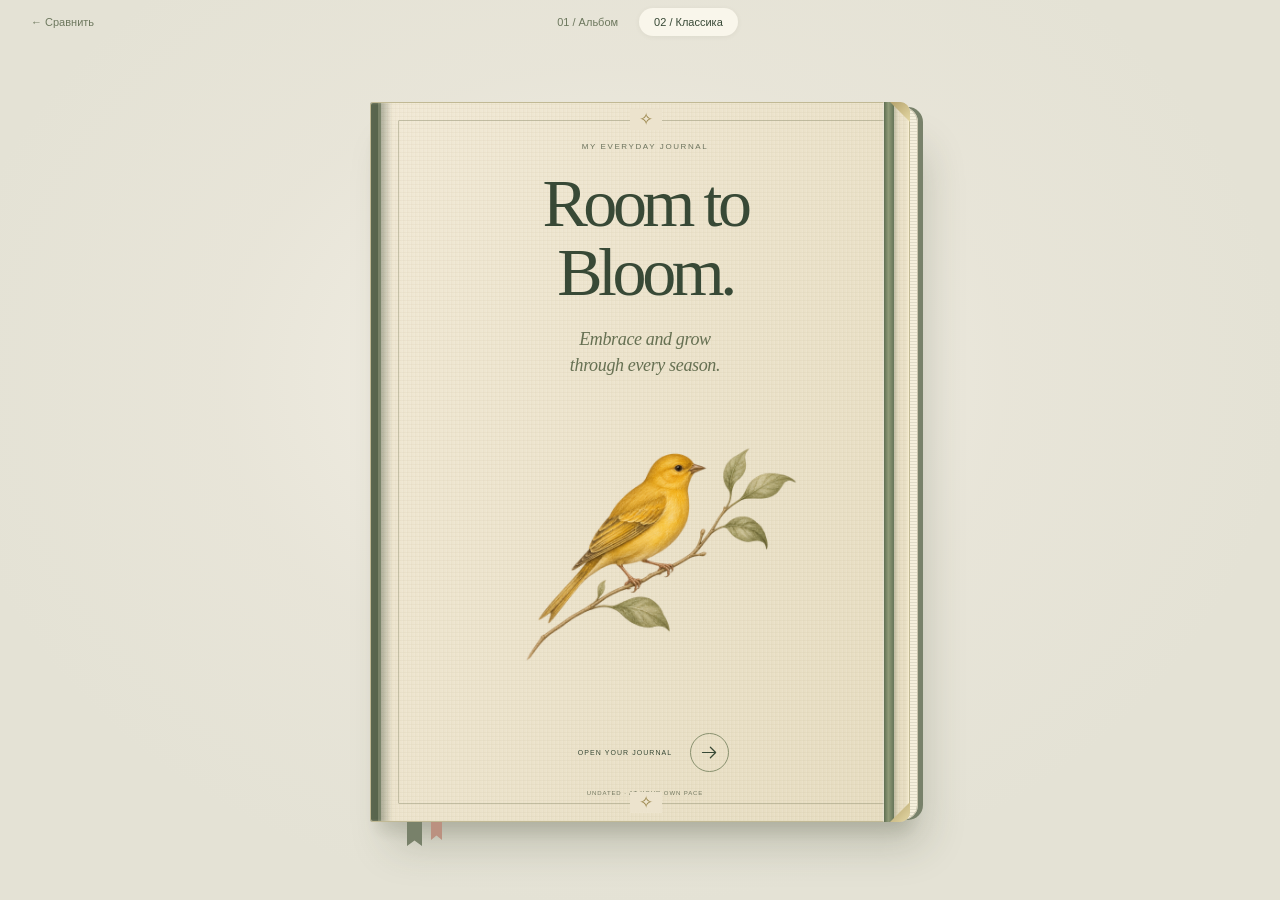
<file: journal-classic.html>
<!doctype html>
<html lang="en">
<head>
  <meta charset="utf-8">
  <meta name="robots" content="noindex, nofollow, noimageindex">
  <meta name="viewport" content="width=device-width, initial-scale=1">
  <meta name="theme-color" content="#e7e3d6">
  <meta name="description" content="Open the Room to Bloom journal. Six thoughtful pages of stories, colour, botanical details and everyday little joys.">
  <title>Room to Bloom — Классический ежедневник</title>
  <link rel="icon" type="image/png" href="assets/canary-v2.png">
  <link rel="preload" as="image" href="assets/canary-v2.png" fetchpriority="high">
  <link rel="stylesheet" href="style.css">
  <link rel="stylesheet" href="journal.css">
  <link rel="stylesheet" href="journal-formats.css">
  <script src="journal-preview.js" defer></script>
</head>
<body class="journal-closed format-preview format-classic">
  <nav class="format-switcher" aria-label="Сравнение форматов"><a href="journal-compare.html" class="all-formats">← Сравнить</a><a href="journal-album.html" >01 / Альбом</a><a href="journal-classic.html" aria-current="page">02 / Классика</a></nav>
  <svg class="svg-library" xmlns="http://www.w3.org/2000/svg" aria-hidden="true">
    <defs>
      <symbol id="tulip" viewBox="0 0 180 270">
        <path d="M92 253c4-58 0-98-4-141" fill="none" stroke="#728169" stroke-width="4" stroke-linecap="round"/>
        <path d="M91 230c-37-20-49-51-45-80 30 13 44 40 45 80Zm2-23c29-20 40-44 39-74-27 16-39 40-39 74Z" fill="#8e9b7c"/>
        <path d="M89 116C51 113 44 71 47 42c17 3 31 15 42 33 10-18 25-30 43-33 4 37-9 72-43 74Z" fill="#d7a59b"/>
        <path d="M88 114C64 91 64 52 88 24c26 27 28 65 0 90Z" fill="#e6b5a7"/>
        <path d="M55 50c1 26 11 47 30 61m36-61c-2 27-12 47-30 61" fill="none" stroke="#bc8a80" stroke-width="1.2"/>
      </symbol>
      <path id="petal" d="M0 0C-34-12-44-43-24-55-9-66 7-51 9-36 30-54 48-38 40-21 32-4 15 2 0 0Z"/>
      <symbol id="peony" viewBox="0 0 230 280">
        <path d="M114 270c7-66 13-101-1-154" fill="none" stroke="#738067" stroke-width="4" stroke-linecap="round"/>
        <path d="M119 230c-34-7-54-29-58-58 28 7 49 24 58 58Zm3-35c32-10 51-28 57-54-31 4-51 22-57 54Z" fill="#849375"/>
        <g transform="translate(113 91)" fill="#dfb5aa" stroke="#bd9289" stroke-width="1">
          <use href="#petal" transform="rotate(0)"/><use href="#petal" transform="rotate(60)"/><use href="#petal" transform="rotate(120)"/><use href="#petal" transform="rotate(180)"/><use href="#petal" transform="rotate(240)"/><use href="#petal" transform="rotate(300)"/>
          <g transform="scale(.7) rotate(27)" fill="#e9c2b6"><use href="#petal"/><use href="#petal" transform="rotate(72)"/><use href="#petal" transform="rotate(144)"/><use href="#petal" transform="rotate(216)"/><use href="#petal" transform="rotate(288)"/></g>
          <g transform="scale(.38) rotate(10)" fill="#edcfbd"><use href="#petal"/><use href="#petal" transform="rotate(90)"/><use href="#petal" transform="rotate(180)"/><use href="#petal" transform="rotate(270)"/></g>
        </g>
      </symbol>
      <symbol id="arrow" viewBox="0 0 24 24"><path d="M4 12h15m-6-6 6 6-6 6" fill="none" stroke="currentColor" stroke-width="1.4" stroke-linecap="round" stroke-linejoin="round"/></symbol>
      <symbol id="spark" viewBox="0 0 32 32"><path d="M16 2v28M2 16h28M6 6l20 20M6 26 26 6" fill="none" stroke="currentColor" stroke-width="1.3"/></symbol>
    </defs>
  </svg>
  <svg class="svg-library" aria-hidden="true" xmlns="http://www.w3.org/2000/svg"><defs>
    <symbol id="tulip-bud" viewBox="0 0 64 86"><path d="M32 82V49" fill="none" stroke="#78816a" stroke-width="2"/><path d="M32 74C18 69 14 60 14 54c11 1 17 9 18 20Zm0-8c12-4 18-11 18-18-11 3-17 9-18 18Z" fill="#8a987a"/><path d="M32 55C12 53 6 33 9 15c11 2 17 9 23 17 6-8 12-15 23-17 3 18-3 38-23 40Z" fill="#d8a496"/><path d="M32 53C18 40 19 19 32 6c13 13 14 34 0 47Z" fill="#edc0ae"/><path d="M13 20c1 13 6 23 16 31m22-31c-1 13-7 23-16 31" fill="none" stroke="#bd8c80" stroke-width=".8"/></symbol>
    <symbol id="brand-pencil" viewBox="0 0 360 56"><path d="m5 28 38-15v30Z" fill="#c5a37d"/><path d="m5 28 13-5v10Z" fill="#424c3a"/><rect x="42" y="13" width="266" height="30" rx="1" fill="#e9d5a4"/><path d="M42 13h266v8H42Z" fill="#f5e6bd"/><path d="M42 35h266v8H42Z" fill="#c7b17e"/><rect x="62" y="18" width="226" height="20" fill="#e6d6ae"/><text x="151" y="32" text-anchor="middle" fill="#536449" font-family="Georgia,serif" font-size="12" letter-spacing=".6">Room to Bloom</text><image href="assets/canary-v2.png" x="231" y="14" width="34" height="27"/><rect x="307" y="12" width="20" height="32" fill="#a39566"/><path d="M311 13v30m5-30v30m6-30v30" stroke="#d3c496" stroke-width="1"/><path d="M327 13h18a10 10 0 0 1 10 10v10a10 10 0 0 1-10 10h-18Z" fill="#d9a99c"/></symbol>
  </defs></svg>

  <section id="journal-gate" class="journal-gate" aria-labelledby="cover-title">
    <div class="gate-topline"><span class="gate-wordmark">room to bloom.</span></div>
    <div class="journal-desk">
      <div class="desk-note"><p>A place for thoughts,<br>plans & little joys.</p><svg aria-hidden="true"><use href="#spark"/></svg></div>
      <div class="closed-journal">
        <div class="book-page-edges" aria-hidden="true"></div>
        <div class="cover-hinge" id="cover-hinge">
          <div class="cover-face cover-front">
            <div class="cover-border" aria-hidden="true"></div><span class="cover-corner corner-top" aria-hidden="true"></span><span class="cover-corner corner-bottom" aria-hidden="true"></span>
            <div class="cover-identity"><span class="cover-edition">MY EVERYDAY JOURNAL</span><h1 id="cover-title">Room to<br>Bloom.</h1><p class="cover-tagline">Embrace and grow<br>through every season.</p></div><img class="cover-canary" src="assets/canary-v2.png" alt="A golden canary perched on a delicate sage branch" width="1536" height="1024" fetchpriority="high" decoding="async" loading="eager">
            <button id="open-journal" class="open-journal" aria-controls="journal-pages" aria-label="Open the Room to Bloom journal"><span>OPEN YOUR JOURNAL</span><span class="open-arrow"><svg aria-hidden="true"><use href="#arrow"/></svg></span></button>
            <span class="cover-year">UNDATED · AT YOUR OWN PACE</span><span class="cover-elastic" aria-hidden="true"></span>
          </div>
          <div class="cover-face cover-inside" aria-hidden="true"></div>
        </div>
        <span class="journal-ribbon ribbon-sage" aria-hidden="true"></span><span class="journal-ribbon ribbon-blush" aria-hidden="true"></span>
      </div>
      <div class="desk-pencil" aria-hidden="true"><svg><use href="#brand-pencil"/></svg></div>
      <div class="desk-caption"><span>A daily place<br>to pause & begin again.</span></div>
    </div>
    <div class="gate-bottomline"><span>ROOM TO BLOOM / THE INTERACTIVE JOURNAL</span><p>Every lovely story begins with an open page.</p><span>SIX PAGES. A LITTLE WORLD OF YOUR OWN.</span></div>
  </section>

  <div id="journal-pages" class="journal-pages" hidden>
    <a href="#main" class="skip-link">Skip to the current page</a>
    <header class="journal-header"><a href="#title-page" class="brand" data-page-target="title-page"><img src="assets/canary-v2.png" class="brand-bird" alt="" width="1536" height="1024" decoding="async"><span>room to bloom.</span></a><div class="journal-header-actions"><button id="close-journal"><svg aria-hidden="true"><use href="#arrow"/></svg>Close the journal</button></div></header>
    <div class="book-spread">
      <aside class="journal-margin" aria-label="A little encouragement"><div class="margin-sticky"><span class="margin-kicker">A LITTLE PAUSE</span><img class="margin-canary" src="assets/canary-v2.png" alt="" width="1536" height="1024" decoding="async"><p id="margin-quote">There’s room<br>for you here.</p><span class="margin-line"></span><div class="margin-list"><span>Something to notice.</span><span>Something to be thankful for.</span><span>Something to grow towards.</span></div><div class="margin-vase" role="img" aria-label="A small cream vase with blush peonies"></div><span class="margin-photo-caption">A few stems. A slower morning.</span><svg class="margin-pencil" aria-hidden="true"><use href="#brand-pencil"/></svg><span class="margin-footnote">UNDATED / YOUR OWN PACE</span></div></aside>
      <main class="book-leaf" id="main">
        <div class="leaf-viewport" id="leaf-viewport">
        <section id="title-page" class="journal-leaf title-leaf" data-leaf aria-labelledby="title-page-heading" tabindex="-1">
          <div class="title-page-art"><span class="eyebrow">A JOURNAL FOR EVERY SEASON</span><h2 id="title-page-heading">Room to Bloom.</h2><img src="assets/canary-v2.png" alt="The Room to Bloom golden canary" width="1536" height="1024" decoding="async"><p>Embrace and grow<br>through every season.</p></div>
          <div class="personal-note"><label class="owner-label" for="journal-owner">THIS LITTLE JOURNAL BELONGS TO<input id="journal-owner" type="text" maxlength="80" placeholder="Your name" autocomplete="off"></label><label for="journal-note">A little note to yourself</label><textarea id="journal-note" rows="3" maxlength="1200" placeholder="A thought, a wish, a small thing you’re grateful for…" spellcheck="true"></textarea><span id="note-status" role="status">Make yourself a little room. You can write here.</span></div>
          <p class="title-dedication">For the quiet moments. The fresh starts.<br>And all the beautiful in-between.</p>
        </section>

        <section id="story" class="journal-leaf story-leaf" data-leaf aria-labelledby="story-title" tabindex="-1" hidden>
          <span class="eyebrow section-index">01 / OUR STORY</span><h2 id="story-title"><em>You don’t have to<br>bloom all at once.</em></h2>
          <div class="story-layout"><div class="story-copy"><p>We believe we all deserve a little room. Room to pause, to put pen to paper, to try again. Room to find something lovely in an ordinary day.</p><p>Room to Bloom brings that feeling to the things you reach for — a journal, a favourite mug, a gift chosen with care. Gentle reminders to embrace where you are, and grow from here.</p><span class="handwritten">There’s room for you here.</span></div><figure class="story-photo"><img data-src="assets/hero.png" alt="A Room to Bloom planner, mug and gift box with delicate canary and botanical artwork" width="1536" height="1024" decoding="async" loading="lazy" fetchpriority="low"><noscript><img src="assets/hero.png" alt="A Room to Bloom planner, mug and gift box with delicate canary and botanical artwork" width="1536" height="1024" decoding="async" fetchpriority="low"></noscript><figcaption>Little things. Lovely possibilities.</figcaption></figure></div>
          <blockquote>“There is no rush to become.<br>You’re already growing.”</blockquote>
        </section>

        <section id="brand" class="journal-leaf brand-leaf" data-leaf aria-labelledby="brand-title" tabindex="-1" hidden>
          <span class="eyebrow section-index">02 / THE BRAND WORLD</span><h2 id="brand-title"><em>Small details.<br>A feeling that stays.</em></h2><p class="leaf-description">A familiar little bird. A garden in bloom. A gentle way of seeing the everyday.</p>
          <div class="brand-grid">
            <article class="brand-tile bird-tile"><div class="tile-art"><img class="signature-bird" src="assets/canary-v2.png" alt="Our naturalistic golden yellow canary on a leafy branch" width="1536" height="1024" decoding="async"><span class="art-note">a little sign of hope</span></div><div class="tile-caption"><span>THE SIGNATURE</span><h3>A bright companion</h3><p>A golden canary, carrying a quiet reminder that small things can hold a little hope.</p></div></article>
            <article class="brand-tile botanical-tile"><div class="tile-art"><img class="botanical-composition" data-src="assets/botanical-composition.png" alt="A canary perched between a blush tulip and peony on connected botanical stems" width="1024" height="1024" decoding="async" loading="lazy" fetchpriority="low"><noscript><img class="botanical-composition" src="assets/botanical-composition.png" alt="A canary perched between a blush tulip and peony on connected botanical stems" width="1024" height="1024" decoding="async" fetchpriority="low"></noscript></div><div class="tile-caption"><span>THE BOTANICALS</span><h3>Growing together</h3><p>Tulips for fresh beginnings. Peonies for the beauty of opening up in your own time.</p></div></article>
            <article class="brand-tile wordmark-tile"><div class="tile-art wordmark-art"><span class="wordmark-overline">A LITTLE ROOM FOR</span><span class="display-wordmark">room to<br>bloom.</span><div class="wordmark-rule"></div><span class="wordmark-tagline">EMBRACE & GROW</span></div><div class="tile-caption"><span>THE WORDMARK</span><h3>Room to breathe</h3><p>Upright, graceful letterforms. A warm and familiar signature, wherever it appears.</p></div></article>
          </div>
          <div class="pencil-brand-note"><svg role="img" aria-label="A wooden pencil with the Room to Bloom name and canary logo"><use href="#brand-pencil"/></svg><div><span class="eyebrow">EVERY LITTLE DETAIL</span><p>A familiar signature.<br>Even on the pencil that starts your story.</p></div></div>
        </section>

        <section id="palette" class="journal-leaf colours-leaf" data-leaf aria-labelledby="palette-title" tabindex="-1" hidden>
          <span class="eyebrow section-index">03 / OUR COLOURS</span><h2 id="palette-title"><em>A softer kind<br>of colour.</em></h2><p class="leaf-description">Warm cream. A little sunshine. A blush of petals. A garden’s gentle green.</p>
          <div class="palette-board"><div class="palette-board-heading"><span>THE ROOM TO BLOOM PALETTE</span><span>SELECT A COLOUR TO COPY ITS HEX</span></div><div class="swatches">
            <button class="swatch swatch-cream" data-color="#F6F2E9" aria-label="Copy Warm Cream, #F6F2E9"><span class="swatch-top">01 <span aria-hidden="true">↗</span></span><span class="swatch-bottom"><strong>Warm Cream</strong><span>#F6F2E9</span></span></button>
            <button class="swatch swatch-sage" data-color="#78816A" aria-label="Copy Garden Sage, #78816A"><span class="swatch-top">02 <span aria-hidden="true">↗</span></span><span class="swatch-bottom"><strong>Garden Sage</strong><span>#78816A</span></span></button>
            <button class="swatch swatch-yellow" data-color="#E8BC56" aria-label="Copy Little Sunshine, #E8BC56"><span class="swatch-top">03 <span aria-hidden="true">↗</span></span><span class="swatch-bottom"><strong>Little Sunshine</strong><span>#E8BC56</span></span></button>
            <button class="swatch swatch-blush" data-color="#D8A496" aria-label="Copy Petal Blush, #D8A496"><span class="swatch-top">04 <span aria-hidden="true">↗</span></span><span class="swatch-bottom"><strong>Petal Blush</strong><span>#D8A496</span></span></button>
          </div></div><div class="colour-notes"><div><h3>A softer foundation</h3><p>Cream makes room for the details. Sage gives the collection its calm, familiar signature.</p></div><div><h3>A little warmth</h3><p>Butter yellow brings the bird to life. Petal blush adds a gentle, welcoming finish.</p></div></div>
          <img class="palette-botanical" data-src="assets/botanical-composition.png" alt="" width="1024" height="1024" decoding="async" loading="lazy" fetchpriority="low"><noscript><img class="palette-botanical" src="assets/botanical-composition.png" alt="" width="1024" height="1024" decoding="async" fetchpriority="low"></noscript>
        </section>

        <section id="collection" class="journal-leaf collection-leaf" data-leaf aria-labelledby="collection-title" tabindex="-1" hidden>
          <span class="eyebrow section-index">04 / THE EVERYDAY COLLECTION</span><h2 id="collection-title"><em>Everyday things.<br>A little more meaningful.</em></h2><p class="leaf-description">Places for your thoughts. Keepsakes for your home. A little comfort, thoughtfully given.</p>
          <div class="collection-toolbar"><div class="collection-filters" role="group" aria-label="Filter collection"><button data-filter="all" class="active" aria-pressed="true">All the little things <span>08</span></button><button data-filter="stationery" aria-pressed="false">Pen & paper</button><button data-filter="everyday" aria-pressed="false">Everyday comforts</button><button data-filter="home" aria-pressed="false">Little things for home</button><button data-filter="gifting" aria-pressed="false">Thoughtful gifts</button></div></div>
          <div class="product-grid">
            <article class="product-card" data-category="stationery"><button class="product-image journal-art" data-product="journal" aria-label="Explore The Everyday Journal"><span class="product-open" aria-hidden="true">↗</span></button><div class="product-info"><span>PEN & PAPER</span><h3><button data-product="journal">The Everyday Journal</button></h3><p>A little space for what’s on your mind.</p></div></article>
            <article class="product-card" data-category="everyday"><button class="product-image mug-art" data-product="mug" aria-label="Explore The Slow Morning Mug"><span class="product-open" aria-hidden="true">↗</span></button><div class="product-info"><span>EVERYDAY COMFORTS</span><h3><button data-product="mug">The Slow Morning Mug</button></h3><p>A warm reminder to take your time.</p></div></article>
            <article class="product-card" data-category="everyday"><button class="product-image sweatshirt-art" data-product="sweatshirt" aria-label="Explore The Growing Season Sweatshirt"><span class="product-open" aria-hidden="true">↗</span></button><div class="product-info"><span>EVERYDAY COMFORTS</span><h3><button data-product="sweatshirt">The Growing Season Sweatshirt</button></h3><p>A little encouragement to carry with you.</p></div></article>
            <article class="product-card" data-category="gifting"><button class="product-image gift-art" data-product="gift" aria-label="Explore The Little Joy Gift Box"><span class="product-open" aria-hidden="true">↗</span></button><div class="product-info"><span>THOUGHTFUL GIFTS</span><h3><button data-product="gift">The Little Joy Gift Box</button></h3><p>For someone who deserves a little lovely.</p></div></article>
            <article class="product-card" data-category="home"><button class="product-image frame-art" data-product="frame" aria-label="Explore The Little Moments Frame"><span class="product-open" aria-hidden="true">↗</span></button><div class="product-info"><span>KEEPSAKES FOR HOME</span><h3><button data-product="frame">The Little Moments Frame</button></h3><p>Your memories, with a familiar little signature.</p></div></article>
            <article class="product-card" data-category="gifting"><button class="product-image jewellery-art" data-product="jewellery" aria-label="Explore The Treasured Things Box"><span class="product-open" aria-hidden="true">↗</span></button><div class="product-info"><span>THOUGHTFUL GIFTS</span><h3><button data-product="jewellery">The Treasured Things Box</button></h3><p>A soft little home for precious things.</p></div></article>
            <article class="product-card" data-category="home"><button class="product-image vase-art" data-product="vase" aria-label="Explore The Peony Pause Vase"><span class="product-open" aria-hidden="true">↗</span></button><div class="product-info"><span>LITTLE THINGS FOR HOME</span><h3><button data-product="vase">The Peony Pause Vase</button></h3><p>A few stems. A little room to bloom.</p></div></article>
            <article class="product-card" data-category="everyday"><button class="product-image tshirt-art" data-product="tshirt" aria-label="Explore The Everyday Bloom Tee"><span class="product-open" aria-hidden="true">↗</span></button><div class="product-info"><span>EVERYDAY COMFORTS</span><h3><button data-product="tshirt">The Everyday Bloom Tee</button></h3><p>A little sunshine to take into your day.</p></div></article>
          </div><p id="collection-status" class="sr-only" role="status">Showing all 8 collection concepts.</p><p class="collection-note">A first look at how the brand could come to life. Each piece is a visual concept.</p>
        </section>

        <section id="contents" class="journal-leaf contents-leaf" data-leaf aria-labelledby="contents-title" tabindex="-1" hidden>
          <div class="collection-closing"><img class="closing-composition" data-src="assets/botanical-composition.png" alt="A golden canary on a branch, with a blush tulip to its left and a peony below to its right" width="1024" height="1024" decoding="async" loading="lazy" fetchpriority="low"><noscript><img class="closing-composition" src="assets/botanical-composition.png" alt="A golden canary on a branch, with a blush tulip to its left and a peony below to its right" width="1024" height="1024" decoding="async" fetchpriority="low"></noscript><div><span class="eyebrow">FOR EVERY CHAPTER. FOR EVERY YOU.</span><h2 id="closing-title"><em>Whatever your season,<br>there’s room for you.</em></h2><p>Embrace and grow through every season.</p></div></div>
          <nav class="table-of-contents" id="table-of-contents" aria-labelledby="contents-title"><span class="eyebrow">AT THE END, A LITTLE WAY BACK</span><div class="contents-heading"><h3 id="contents-title" tabindex="-1">Find your place.</h3><span>PAGE</span></div><a href="#title-page" data-page-target="title-page"><span>Title page</span><span class="contents-dots"></span><strong>01</strong></a><a href="#story" data-page-target="story"><span>01 / OUR STORY</span><span class="contents-dots"></span><strong>02</strong></a><a href="#brand" data-page-target="brand"><span>02 / THE BRAND WORLD</span><span class="contents-dots"></span><strong>03</strong></a><a href="#palette" data-page-target="palette"><span>03 / OUR COLOURS</span><span class="contents-dots"></span><strong>04</strong></a><a href="#collection" data-page-target="collection"><span>04 / THE EVERYDAY COLLECTION</span><span class="contents-dots"></span><strong>05</strong></a><a href="#contents" data-page-target="contents"><span>THE LAST PAGE / CONTENTS</span><span class="contents-dots"></span><strong>06</strong></a></nav>
        </section>

        </div>
        <footer class="leaf-navigation" aria-label="Turn the journal page"><button id="page-prev" class="leaf-turn-button" aria-label="Previous page"><span class="bud-icon" aria-hidden="true"><svg><use href="#tulip-bud"/></svg><span id="prev-bud-number">Ⅰ</span></span><span>Previous page</span></button><span class="leaf-folio" id="leaf-folio" role="status">PAGE 01 / 06</span><button id="title-next" class="pencil-turn" aria-label="Turn to 01, Our story"><svg aria-hidden="true"><use href="#brand-pencil"/></svg><span>Begin your story <span aria-hidden="true">→</span></span></button><button id="page-next" class="leaf-turn-button" aria-label="Next page" hidden><span>Next page</span><span class="bud-icon" aria-hidden="true"><svg><use href="#tulip-bud"/></svg><span id="next-bud-number">02</span></span></button></footer>
      </main>
    </div>
    <footer class="journal-footer"><span>Room to Bloom · A little room for everyday joy.</span><button data-page-target="contents" data-contents-link>Find your place / Contents <span aria-hidden="true">↗</span></button></footer>
  </div>

  <dialog id="product-dialog" aria-labelledby="dialog-title" aria-describedby="dialog-description"><div class="dialog-layout"><button class="dialog-close" aria-label="Close product preview">×</button><div id="dialog-image" class="dialog-product-image" role="img"></div><div class="dialog-copy"><span class="eyebrow" id="dialog-category"></span><h2 id="dialog-title"></h2><p id="dialog-description"></p><div class="dialog-detail"><img src="assets/canary-v2.png" alt="" width="1536" height="1024" decoding="async"><p>A small reminder.<br>A little everyday joy.</p></div><p class="dialog-concept">An illustrative product concept from the Room to Bloom brand world.</p><button class="button button-dark dialog-return">Back to the collection <svg aria-hidden="true"><use href="#arrow"/></svg></button></div></div></dialog>
  <div id="toast" class="toast" role="status" hidden></div>
  <noscript><style>body.journal-closed{overflow:auto}.journal-gate,.leaf-navigation{display:none}.journal-pages[hidden],.journal-leaf[hidden]{display:block!important}</style><p style="text-align:center;padding:20px">Read all six pages below. Enable JavaScript to turn the pages.</p></noscript>
</body>
</html>
</file>
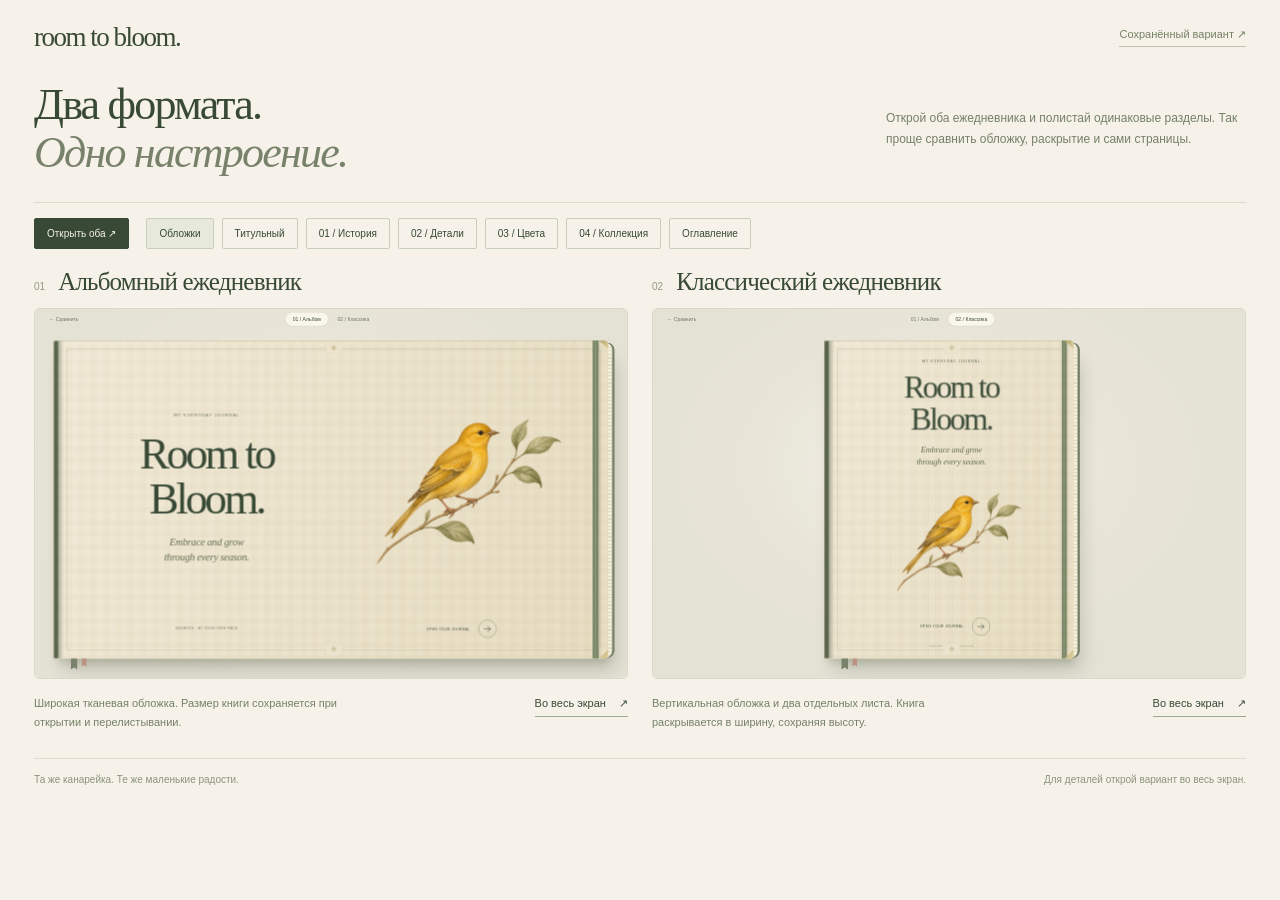
<file: journal-compare.html>
<!doctype html>
<html lang="ru">
<head>
  <meta charset="utf-8">
  <meta name="robots" content="noindex, nofollow, noimageindex">
  <meta name="viewport" content="width=device-width, initial-scale=1">
  <title>Room to Bloom — сравнение ежедневников</title>
  <link rel="icon" href="assets/favicon.svg" type="image/svg+xml">
  <style>
    :root{font-family:'Segoe UI',Arial,sans-serif;color:#384936;background:#f6f2e9;font-synthesis:none}*{box-sizing:border-box}body{margin:0}a{color:inherit;text-decoration:none}button,a{touch-action:manipulation}button{font:inherit;cursor:pointer;color:inherit}button:focus-visible,a:focus-visible{outline:2px solid #78816a;outline-offset:4px}.shell{max-width:1500px;margin:auto;padding:22px 34px 26px}.topline{display:flex;justify-content:space-between;align-items:center;gap:15px}.wordmark{font:27px Georgia,serif;letter-spacing:-1.5px}.original{font-size:11px;color:#748065;border-bottom:1px solid #bec4af;padding-bottom:5px}header{display:flex;justify-content:space-between;align-items:center;gap:30px;padding:28px 0 24px}h1{font:normal 44px/1.1 Georgia,serif;letter-spacing:-1.8px;margin:0}h1 i{font-weight:normal;color:#78816a}.intro{font-size:12px;line-height:1.8;color:#758068;max-width:360px;margin:0}.controls{display:flex;gap:8px;align-items:center;flex-wrap:wrap;padding:15px 0 19px;border-top:1px solid #d8ddcd}.controls button{border:1px solid #c7ceba;background:transparent;padding:9px 12px;font-size:10px;border-radius:2px}.controls button:hover,.controls button[aria-pressed=true]{background:#e6e9dc}.controls .open-both{background:#384936;color:#f6f2e9;border-color:#384936;margin-right:9px}.controls button:disabled{opacity:.5;cursor:wait}.formats{display:grid;grid-template-columns:1fr 1fr;gap:24px}.format{min-width:0}.format-heading{display:flex;gap:13px;align-items:baseline;margin:0 0 12px}.number{font-size:10px;color:#919b81}.format h2{font:normal 25px Georgia,serif;letter-spacing:-.8px;margin:0}.preview{aspect-ratio:8/5;overflow:hidden;background:#e7e3d6;position:relative;border:1px solid #d7dacb;border-radius:5px}.preview iframe{position:absolute;top:0;left:0;border:0;width:1280px;height:800px;transform-origin:top left;transform:scale(var(--preview-scale,.4))}.format-bottom{display:flex;justify-content:space-between;align-items:flex-start;gap:20px;padding-top:15px}.format p{font-size:11px;line-height:1.7;color:#758068;max-width:340px;margin:0}.full-view{white-space:nowrap;font-size:11px;border-bottom:1px solid #9da98e;padding:3px 0 6px}.full-view span{margin-left:10px}footer{display:flex;justify-content:space-between;gap:20px;border-top:1px solid #d8ddcd;margin-top:27px;padding-top:15px;font-size:10px;color:#8a947d}#compare-status{margin:0}noscript p{font-size:12px}@media(max-width:800px){.shell{padding:18px}header{display:block;padding:28px 0 20px}h1{font-size:37px}.intro{margin-top:17px;max-width:100%}.formats{grid-template-columns:1fr;gap:30px}.controls{gap:6px}.controls button{padding:9px;font-size:9px}.format-bottom{gap:16px}.format p{max-width:65%}.format h2{font-size:24px}.original{font-size:10px}footer{font-size:9px}}@media(prefers-reduced-motion:reduce){*{scroll-behavior:auto}}
  </style>
</head>
<body>
  <div class="shell">
    <div class="topline"><span class="wordmark">room to bloom.</span><a class="original" href="journal.html">Сохранённый вариант ↗</a></div>
    <header><h1>Два формата.<br><i>Одно настроение.</i></h1><p class="intro">Открой оба ежедневника и полистай одинаковые разделы. Так проще сравнить обложку, раскрытие и сами страницы.</p></header>
    <nav class="controls" aria-label="Показать одинаковый раздел в обоих вариантах">
      <button class="open-both" data-action="open" disabled>Открыть оба ↗</button>
      <button data-action="close" aria-pressed="true" disabled>Обложки</button>
      <button data-page="title-page" aria-pressed="false" disabled>Титульный</button>
      <button data-page="story" aria-pressed="false" disabled>01 / История</button>
      <button data-page="brand" aria-pressed="false" disabled>02 / Детали</button>
      <button data-page="palette" aria-pressed="false" disabled>03 / Цвета</button>
      <button data-page="collection" aria-pressed="false" disabled>04 / Коллекция</button>
      <button data-page="contents" aria-pressed="false" disabled>Оглавление</button>
    </nav>
    <main class="formats">
      <article class="format"><div class="format-heading"><span class="number">01</span><h2>Альбомный ежедневник</h2></div><div class="preview"><iframe src="journal-album.html" title="Предпросмотр альбомного ежедневника"></iframe></div><div class="format-bottom"><p>Широкая тканевая обложка. Размер книги сохраняется при открытии и перелистывании.</p><a class="full-view" href="journal-album.html">Во весь экран <span>↗</span></a></div></article>
      <article class="format"><div class="format-heading"><span class="number">02</span><h2>Классический ежедневник</h2></div><div class="preview"><iframe src="journal-classic.html" title="Предпросмотр классического ежедневника"></iframe></div><div class="format-bottom"><p>Вертикальная обложка и два отдельных листа. Книга раскрывается в ширину, сохраняя высоту.</p><a class="full-view" href="journal-classic.html">Во весь экран <span>↗</span></a></div></article>
    </main>
    <footer><span>Та же канарейка. Те же маленькие радости.</span><p id="compare-status" role="status">Готовим оба ежедневника…</p></footer>
    <noscript><p>Открой любой вариант по ссылке «Во весь экран». Для одновременного перелистывания нужен JavaScript.</p></noscript>
  </div>
  <script>
    (() => {
      const frames = [...document.querySelectorAll('iframe')];
      const ready = new Set();
      const controls = [...document.querySelectorAll('.controls button')];
      const observer = new ResizeObserver(entries => entries.forEach(entry => entry.target.style.setProperty('--preview-scale', entry.contentRect.width / 1280)));
      document.querySelectorAll('.preview').forEach(preview => observer.observe(preview));
      window.addEventListener('message', event => {
        if (!frames.some(frame => frame.contentWindow === event.source) || event.data?.type !== 'bloom-preview-ready') return;
        ready.add(event.source);
        if (ready.size === frames.length) {
          controls.forEach(button => { button.disabled = false; });
          document.getElementById('compare-status').textContent = 'Для деталей открой вариант во весь экран.';
        }
      });
      controls.forEach(button => button.addEventListener('click', () => {
        const action = button.dataset.action || 'page';
        frames.forEach(frame => frame.contentWindow.postMessage({ type: 'bloom-preview', action, id: button.dataset.page }, '*'));
        controls.forEach(control => { if (control.hasAttribute('aria-pressed')) control.setAttribute('aria-pressed', String(control === button || (action === 'open' && control.dataset.page === 'title-page'))); });
      }));
    })();
  </script>
</body>
</html>
</file>
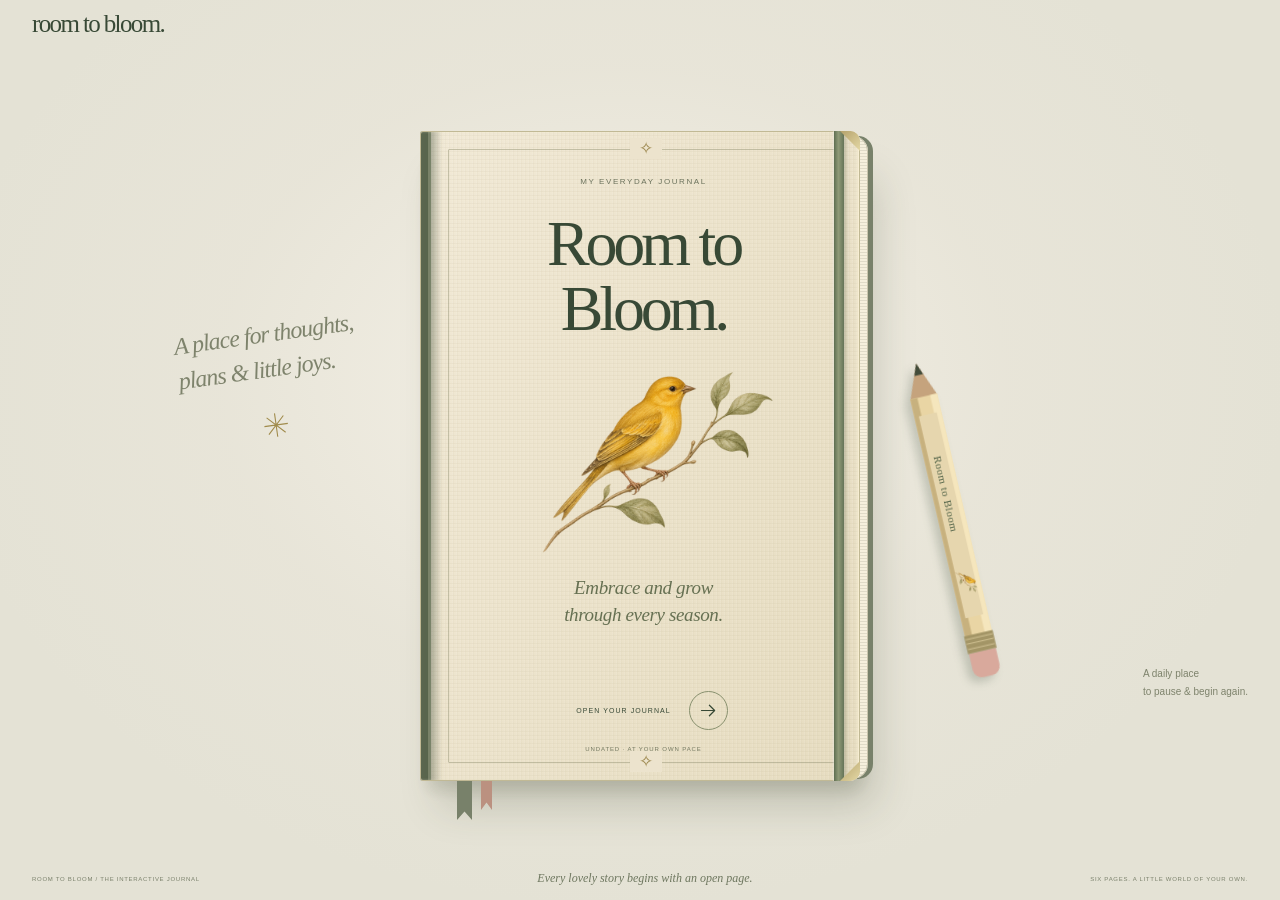
<file: journal.html>
<!doctype html>
<html lang="en">
<head>
  <meta charset="utf-8">
  <meta name="robots" content="noindex, nofollow, noimageindex">
  <meta name="viewport" content="width=device-width, initial-scale=1">
  <meta name="theme-color" content="#e7e3d6">
  <meta name="description" content="Open the Room to Bloom journal. Six thoughtful pages of stories, colour, botanical details and everyday little joys.">
  <title>Room to Bloom — A journal of little joys</title>
  <link rel="icon" type="image/png" href="assets/canary-v2.png">
  <link rel="stylesheet" href="style.css">
  <link rel="stylesheet" href="journal.css">
  <script src="journal.js" defer></script>
</head>
<body class="journal-closed">
  <svg class="svg-library" xmlns="http://www.w3.org/2000/svg" aria-hidden="true">
    <defs>
      <symbol id="tulip" viewBox="0 0 180 270">
        <path d="M92 253c4-58 0-98-4-141" fill="none" stroke="#728169" stroke-width="4" stroke-linecap="round"/>
        <path d="M91 230c-37-20-49-51-45-80 30 13 44 40 45 80Zm2-23c29-20 40-44 39-74-27 16-39 40-39 74Z" fill="#8e9b7c"/>
        <path d="M89 116C51 113 44 71 47 42c17 3 31 15 42 33 10-18 25-30 43-33 4 37-9 72-43 74Z" fill="#d7a59b"/>
        <path d="M88 114C64 91 64 52 88 24c26 27 28 65 0 90Z" fill="#e6b5a7"/>
        <path d="M55 50c1 26 11 47 30 61m36-61c-2 27-12 47-30 61" fill="none" stroke="#bc8a80" stroke-width="1.2"/>
      </symbol>
      <path id="petal" d="M0 0C-34-12-44-43-24-55-9-66 7-51 9-36 30-54 48-38 40-21 32-4 15 2 0 0Z"/>
      <symbol id="peony" viewBox="0 0 230 280">
        <path d="M114 270c7-66 13-101-1-154" fill="none" stroke="#738067" stroke-width="4" stroke-linecap="round"/>
        <path d="M119 230c-34-7-54-29-58-58 28 7 49 24 58 58Zm3-35c32-10 51-28 57-54-31 4-51 22-57 54Z" fill="#849375"/>
        <g transform="translate(113 91)" fill="#dfb5aa" stroke="#bd9289" stroke-width="1">
          <use href="#petal" transform="rotate(0)"/><use href="#petal" transform="rotate(60)"/><use href="#petal" transform="rotate(120)"/><use href="#petal" transform="rotate(180)"/><use href="#petal" transform="rotate(240)"/><use href="#petal" transform="rotate(300)"/>
          <g transform="scale(.7) rotate(27)" fill="#e9c2b6"><use href="#petal"/><use href="#petal" transform="rotate(72)"/><use href="#petal" transform="rotate(144)"/><use href="#petal" transform="rotate(216)"/><use href="#petal" transform="rotate(288)"/></g>
          <g transform="scale(.38) rotate(10)" fill="#edcfbd"><use href="#petal"/><use href="#petal" transform="rotate(90)"/><use href="#petal" transform="rotate(180)"/><use href="#petal" transform="rotate(270)"/></g>
        </g>
      </symbol>
      <symbol id="arrow" viewBox="0 0 24 24"><path d="M4 12h15m-6-6 6 6-6 6" fill="none" stroke="currentColor" stroke-width="1.4" stroke-linecap="round" stroke-linejoin="round"/></symbol>
      <symbol id="spark" viewBox="0 0 32 32"><path d="M16 2v28M2 16h28M6 6l20 20M6 26 26 6" fill="none" stroke="currentColor" stroke-width="1.3"/></symbol>
    </defs>
  </svg>
  <svg class="svg-library" aria-hidden="true" xmlns="http://www.w3.org/2000/svg"><defs>
    <symbol id="tulip-bud" viewBox="0 0 64 86"><path d="M32 82V49" fill="none" stroke="#78816a" stroke-width="2"/><path d="M32 74C18 69 14 60 14 54c11 1 17 9 18 20Zm0-8c12-4 18-11 18-18-11 3-17 9-18 18Z" fill="#8a987a"/><path d="M32 55C12 53 6 33 9 15c11 2 17 9 23 17 6-8 12-15 23-17 3 18-3 38-23 40Z" fill="#d8a496"/><path d="M32 53C18 40 19 19 32 6c13 13 14 34 0 47Z" fill="#edc0ae"/><path d="M13 20c1 13 6 23 16 31m22-31c-1 13-7 23-16 31" fill="none" stroke="#bd8c80" stroke-width=".8"/></symbol>
    <symbol id="brand-pencil" viewBox="0 0 360 56"><path d="m5 28 38-15v30Z" fill="#c5a37d"/><path d="m5 28 13-5v10Z" fill="#424c3a"/><rect x="42" y="13" width="266" height="30" rx="1" fill="#e9d5a4"/><path d="M42 13h266v8H42Z" fill="#f5e6bd"/><path d="M42 35h266v8H42Z" fill="#c7b17e"/><rect x="62" y="18" width="226" height="20" fill="#e6d6ae"/><text x="151" y="32" text-anchor="middle" fill="#536449" font-family="Georgia,serif" font-size="12" letter-spacing=".6">Room to Bloom</text><image href="assets/canary-v2.png" x="231" y="14" width="34" height="27"/><rect x="307" y="12" width="20" height="32" fill="#a39566"/><path d="M311 13v30m5-30v30m6-30v30" stroke="#d3c496" stroke-width="1"/><path d="M327 13h18a10 10 0 0 1 10 10v10a10 10 0 0 1-10 10h-18Z" fill="#d9a99c"/></symbol>
  </defs></svg>

  <section id="journal-gate" class="journal-gate" aria-labelledby="cover-title">
    <div class="gate-topline"><span class="gate-wordmark">room to bloom.</span></div>
    <div class="journal-desk">
      <div class="desk-note"><p>A place for thoughts,<br>plans & little joys.</p><svg aria-hidden="true"><use href="#spark"/></svg></div>
      <div class="closed-journal">
        <div class="book-page-edges" aria-hidden="true"></div>
        <div class="gate-first-page" aria-hidden="true"><span>THIS IS YOUR LITTLE BEGINNING</span><p>A fresh page.<br>A little <i>possibility.</i></p><img src="assets/canary-v2.png" alt="" width="1536" height="1024"></div>
        <div class="cover-hinge" id="cover-hinge">
          <div class="cover-face cover-front">
            <div class="cover-border" aria-hidden="true"></div><span class="cover-corner corner-top" aria-hidden="true"></span><span class="cover-corner corner-bottom" aria-hidden="true"></span>
            <span class="cover-edition">MY EVERYDAY JOURNAL</span>
            <h1 id="cover-title">Room to<br>Bloom.</h1>
            <img class="cover-canary" src="assets/canary-v2.png" alt="A golden canary perched on a delicate sage branch" width="1536" height="1024" fetchpriority="high">
            <p class="cover-tagline">Embrace and grow<br>through every season.</p>
            <button id="open-journal" class="open-journal" aria-controls="journal-pages" aria-label="Open the Room to Bloom journal"><span>OPEN YOUR JOURNAL</span><span class="open-arrow"><svg aria-hidden="true"><use href="#arrow"/></svg></span></button>
            <span class="cover-year">UNDATED · AT YOUR OWN PACE</span><span class="cover-elastic" aria-hidden="true"></span>
          </div>
          <div class="cover-face cover-inside" aria-hidden="true"><span>THIS LITTLE WORLD BELONGS TO</span><p>the beautifully<br><i>unfinished you.</i></p><div></div><span>TAKE YOUR TIME. YOU’RE GROWING.</span></div>
        </div>
        <span class="journal-ribbon ribbon-sage" aria-hidden="true"></span><span class="journal-ribbon ribbon-blush" aria-hidden="true"></span>
      </div>
      <div class="desk-pencil" aria-hidden="true"><svg><use href="#brand-pencil"/></svg></div>
      <div class="desk-caption"><span>A daily place<br>to pause & begin again.</span></div>
    </div>
    <div class="gate-bottomline"><span>ROOM TO BLOOM / THE INTERACTIVE JOURNAL</span><p>Every lovely story begins with an open page.</p><span>SIX PAGES. A LITTLE WORLD OF YOUR OWN.</span></div>
  </section>

  <div id="journal-pages" class="journal-pages" hidden>
    <a href="#main" class="skip-link">Skip to the current page</a>
    <header class="journal-header"><a href="#title-page" class="brand" data-page-target="title-page"><img src="assets/canary-v2.png" class="brand-bird" alt="" width="1536" height="1024"><span>room to bloom.</span></a><div class="journal-header-actions"><button id="close-journal"><svg aria-hidden="true"><use href="#arrow"/></svg>Close the journal</button></div></header>
    <div class="book-spread">
      <aside class="journal-margin" aria-label="A little encouragement"><div class="margin-sticky"><span class="margin-kicker">A LITTLE PAUSE</span><img class="margin-canary" src="assets/canary-v2.png" alt="" width="1536" height="1024"><p id="margin-quote">There’s room<br>for you here.</p><span class="margin-line"></span><div class="margin-list"><span>Something to notice.</span><span>Something to be thankful for.</span><span>Something to grow towards.</span></div><div class="margin-vase" role="img" aria-label="A small cream vase with blush peonies"></div><span class="margin-photo-caption">A few stems. A slower morning.</span><svg class="margin-pencil" aria-hidden="true"><use href="#brand-pencil"/></svg><span class="margin-footnote">UNDATED / YOUR OWN PACE</span></div></aside>
      <main class="book-leaf" id="main">
        <div class="leaf-viewport" id="leaf-viewport">
        <section id="title-page" class="journal-leaf title-leaf" data-leaf aria-labelledby="title-page-heading" tabindex="-1">
          <div class="title-page-art"><span class="eyebrow">A JOURNAL FOR EVERY SEASON</span><h2 id="title-page-heading">Room to Bloom.</h2><img src="assets/canary-v2.png" alt="The Room to Bloom golden canary" width="1536" height="1024"><p>Embrace and grow<br>through every season.</p></div>
          <div class="personal-note"><label class="owner-label" for="journal-owner">THIS LITTLE JOURNAL BELONGS TO<input id="journal-owner" type="text" maxlength="80" placeholder="Your name" autocomplete="off"></label><label for="journal-note">A little note to yourself</label><textarea id="journal-note" rows="3" maxlength="1200" placeholder="A thought, a wish, a small thing you’re grateful for…" spellcheck="true"></textarea><span id="note-status" role="status">Make yourself a little room. You can write here.</span></div>
          <p class="title-dedication">For the quiet moments. The fresh starts.<br>And all the beautiful in-between.</p>
        </section>

        <section id="story" class="journal-leaf story-leaf" data-leaf aria-labelledby="story-title" tabindex="-1" hidden>
          <span class="eyebrow section-index">01 / OUR STORY</span><h2 id="story-title"><em>You don’t have to<br>bloom all at once.</em></h2>
          <div class="story-layout"><div class="story-copy"><p>We believe we all deserve a little room. Room to pause, to put pen to paper, to try again. Room to find something lovely in an ordinary day.</p><p>Room to Bloom brings that feeling to the things you reach for — a journal, a favourite mug, a gift chosen with care. Gentle reminders to embrace where you are, and grow from here.</p><span class="handwritten">There’s room for you here.</span></div><figure class="story-photo"><img src="assets/hero.png" alt="A Room to Bloom planner, mug and gift box with delicate canary and botanical artwork" width="1536" height="1024"><figcaption>Little things. Lovely possibilities.</figcaption></figure></div>
          <blockquote>“There is no rush to become.<br>You’re already growing.”</blockquote>
        </section>

        <section id="brand" class="journal-leaf brand-leaf" data-leaf aria-labelledby="brand-title" tabindex="-1" hidden>
          <span class="eyebrow section-index">02 / THE BRAND WORLD</span><h2 id="brand-title"><em>Small details.<br>A feeling that stays.</em></h2><p class="leaf-description">A familiar little bird. A garden in bloom. A gentle way of seeing the everyday.</p>
          <div class="brand-grid">
            <article class="brand-tile bird-tile"><div class="tile-art"><img class="signature-bird" src="assets/canary-v2.png" alt="Our naturalistic golden yellow canary on a leafy branch" width="1536" height="1024"><span class="art-note">a little sign of hope</span></div><div class="tile-caption"><span>THE SIGNATURE</span><h3>A bright companion</h3><p>A golden canary, carrying a quiet reminder that small things can hold a little hope.</p></div></article>
            <article class="brand-tile botanical-tile"><div class="tile-art"><img class="botanical-composition" src="assets/botanical-composition.png" alt="A canary perched between a blush tulip and peony on connected botanical stems" width="1024" height="1024"></div><div class="tile-caption"><span>THE BOTANICALS</span><h3>Growing together</h3><p>Tulips for fresh beginnings. Peonies for the beauty of opening up in your own time.</p></div></article>
            <article class="brand-tile wordmark-tile"><div class="tile-art wordmark-art"><span class="wordmark-overline">A LITTLE ROOM FOR</span><span class="display-wordmark">room to<br>bloom.</span><div class="wordmark-rule"></div><span class="wordmark-tagline">EMBRACE & GROW</span></div><div class="tile-caption"><span>THE WORDMARK</span><h3>Room to breathe</h3><p>Upright, graceful letterforms. A warm and familiar signature, wherever it appears.</p></div></article>
          </div>
          <div class="pencil-brand-note"><svg role="img" aria-label="A wooden pencil with the Room to Bloom name and canary logo"><use href="#brand-pencil"/></svg><div><span class="eyebrow">EVERY LITTLE DETAIL</span><p>A familiar signature.<br>Even on the pencil that starts your story.</p></div></div>
        </section>

        <section id="palette" class="journal-leaf colours-leaf" data-leaf aria-labelledby="palette-title" tabindex="-1" hidden>
          <span class="eyebrow section-index">03 / OUR COLOURS</span><h2 id="palette-title"><em>A softer kind<br>of colour.</em></h2><p class="leaf-description">Warm cream. A little sunshine. A blush of petals. A garden’s gentle green.</p>
          <div class="palette-board"><div class="palette-board-heading"><span>THE ROOM TO BLOOM PALETTE</span><span>SELECT A COLOUR TO COPY ITS HEX</span></div><div class="swatches">
            <button class="swatch swatch-cream" data-color="#F6F2E9" aria-label="Copy Warm Cream, #F6F2E9"><span class="swatch-top">01 <span aria-hidden="true">↗</span></span><span class="swatch-bottom"><strong>Warm Cream</strong><span>#F6F2E9</span></span></button>
            <button class="swatch swatch-sage" data-color="#78816A" aria-label="Copy Garden Sage, #78816A"><span class="swatch-top">02 <span aria-hidden="true">↗</span></span><span class="swatch-bottom"><strong>Garden Sage</strong><span>#78816A</span></span></button>
            <button class="swatch swatch-yellow" data-color="#E8BC56" aria-label="Copy Little Sunshine, #E8BC56"><span class="swatch-top">03 <span aria-hidden="true">↗</span></span><span class="swatch-bottom"><strong>Little Sunshine</strong><span>#E8BC56</span></span></button>
            <button class="swatch swatch-blush" data-color="#D8A496" aria-label="Copy Petal Blush, #D8A496"><span class="swatch-top">04 <span aria-hidden="true">↗</span></span><span class="swatch-bottom"><strong>Petal Blush</strong><span>#D8A496</span></span></button>
          </div></div><div class="colour-notes"><div><h3>A softer foundation</h3><p>Cream makes room for the details. Sage gives the collection its calm, familiar signature.</p></div><div><h3>A little warmth</h3><p>Butter yellow brings the bird to life. Petal blush adds a gentle, welcoming finish.</p></div></div>
          <img class="palette-botanical" src="assets/botanical-composition.png" alt="" width="1024" height="1024">
        </section>

        <section id="collection" class="journal-leaf collection-leaf" data-leaf aria-labelledby="collection-title" tabindex="-1" hidden>
          <span class="eyebrow section-index">04 / THE EVERYDAY COLLECTION</span><h2 id="collection-title"><em>Everyday things.<br>A little more meaningful.</em></h2><p class="leaf-description">Places for your thoughts. Keepsakes for your home. A little comfort, thoughtfully given.</p>
          <div class="collection-toolbar"><div class="collection-filters" role="group" aria-label="Filter collection"><button data-filter="all" class="active" aria-pressed="true">All the little things <span>08</span></button><button data-filter="stationery" aria-pressed="false">Pen & paper</button><button data-filter="everyday" aria-pressed="false">Everyday comforts</button><button data-filter="home" aria-pressed="false">Little things for home</button><button data-filter="gifting" aria-pressed="false">Thoughtful gifts</button></div></div>
          <div class="product-grid">
            <article class="product-card" data-category="stationery"><button class="product-image journal-art" data-product="journal" aria-label="Explore The Everyday Journal"><span class="product-open" aria-hidden="true">↗</span></button><div class="product-info"><span>PEN & PAPER</span><h3><button data-product="journal">The Everyday Journal</button></h3><p>A little space for what’s on your mind.</p></div></article>
            <article class="product-card" data-category="everyday"><button class="product-image mug-art" data-product="mug" aria-label="Explore The Slow Morning Mug"><span class="product-open" aria-hidden="true">↗</span></button><div class="product-info"><span>EVERYDAY COMFORTS</span><h3><button data-product="mug">The Slow Morning Mug</button></h3><p>A warm reminder to take your time.</p></div></article>
            <article class="product-card" data-category="everyday"><button class="product-image sweatshirt-art" data-product="sweatshirt" aria-label="Explore The Growing Season Sweatshirt"><span class="product-open" aria-hidden="true">↗</span></button><div class="product-info"><span>EVERYDAY COMFORTS</span><h3><button data-product="sweatshirt">The Growing Season Sweatshirt</button></h3><p>A little encouragement to carry with you.</p></div></article>
            <article class="product-card" data-category="gifting"><button class="product-image gift-art" data-product="gift" aria-label="Explore The Little Joy Gift Box"><span class="product-open" aria-hidden="true">↗</span></button><div class="product-info"><span>THOUGHTFUL GIFTS</span><h3><button data-product="gift">The Little Joy Gift Box</button></h3><p>For someone who deserves a little lovely.</p></div></article>
            <article class="product-card" data-category="home"><button class="product-image frame-art" data-product="frame" aria-label="Explore The Little Moments Frame"><span class="product-open" aria-hidden="true">↗</span></button><div class="product-info"><span>KEEPSAKES FOR HOME</span><h3><button data-product="frame">The Little Moments Frame</button></h3><p>Your memories, with a familiar little signature.</p></div></article>
            <article class="product-card" data-category="gifting"><button class="product-image jewellery-art" data-product="jewellery" aria-label="Explore The Treasured Things Box"><span class="product-open" aria-hidden="true">↗</span></button><div class="product-info"><span>THOUGHTFUL GIFTS</span><h3><button data-product="jewellery">The Treasured Things Box</button></h3><p>A soft little home for precious things.</p></div></article>
            <article class="product-card" data-category="home"><button class="product-image vase-art" data-product="vase" aria-label="Explore The Peony Pause Vase"><span class="product-open" aria-hidden="true">↗</span></button><div class="product-info"><span>LITTLE THINGS FOR HOME</span><h3><button data-product="vase">The Peony Pause Vase</button></h3><p>A few stems. A little room to bloom.</p></div></article>
            <article class="product-card" data-category="everyday"><button class="product-image tshirt-art" data-product="tshirt" aria-label="Explore The Everyday Bloom Tee"><span class="product-open" aria-hidden="true">↗</span></button><div class="product-info"><span>EVERYDAY COMFORTS</span><h3><button data-product="tshirt">The Everyday Bloom Tee</button></h3><p>A little sunshine to take into your day.</p></div></article>
          </div><p id="collection-status" class="sr-only" role="status">Showing all 8 collection concepts.</p><p class="collection-note">A first look at how the brand could come to life. Each piece is a visual concept.</p>
        </section>

        <section id="contents" class="journal-leaf contents-leaf" data-leaf aria-labelledby="contents-title" tabindex="-1" hidden>
          <div class="collection-closing"><img class="closing-composition" src="assets/botanical-composition.png" alt="A golden canary on a branch, with a blush tulip to its left and a peony below to its right" width="1024" height="1024"><div><span class="eyebrow">FOR EVERY CHAPTER. FOR EVERY YOU.</span><h2 id="closing-title"><em>Whatever your season,<br>there’s room for you.</em></h2><p>Embrace and grow through every season.</p></div></div>
          <nav class="table-of-contents" id="table-of-contents" aria-labelledby="contents-title"><span class="eyebrow">AT THE END, A LITTLE WAY BACK</span><div class="contents-heading"><h3 id="contents-title" tabindex="-1">Find your place.</h3><span>PAGE</span></div><a href="#title-page" data-page-target="title-page"><span>Title page</span><span class="contents-dots"></span><strong>01</strong></a><a href="#story" data-page-target="story"><span>01 / OUR STORY</span><span class="contents-dots"></span><strong>02</strong></a><a href="#brand" data-page-target="brand"><span>02 / THE BRAND WORLD</span><span class="contents-dots"></span><strong>03</strong></a><a href="#palette" data-page-target="palette"><span>03 / OUR COLOURS</span><span class="contents-dots"></span><strong>04</strong></a><a href="#collection" data-page-target="collection"><span>04 / THE EVERYDAY COLLECTION</span><span class="contents-dots"></span><strong>05</strong></a><a href="#contents" data-page-target="contents"><span>THE LAST PAGE / CONTENTS</span><span class="contents-dots"></span><strong>06</strong></a></nav>
        </section>

        </div>
        <footer class="leaf-navigation" aria-label="Turn the journal page"><button id="page-prev" class="leaf-turn-button" aria-label="Previous page"><span class="bud-icon" aria-hidden="true"><svg><use href="#tulip-bud"/></svg><span id="prev-bud-number">Ⅰ</span></span><span>Previous page</span></button><span class="leaf-folio" id="leaf-folio" role="status">PAGE 01 / 06</span><button id="title-next" class="pencil-turn" aria-label="Turn to 01, Our story"><svg aria-hidden="true"><use href="#brand-pencil"/></svg><span>Begin your story <span aria-hidden="true">→</span></span></button><button id="page-next" class="leaf-turn-button" aria-label="Next page" hidden><span>Next page</span><span class="bud-icon" aria-hidden="true"><svg><use href="#tulip-bud"/></svg><span id="next-bud-number">02</span></span></button></footer>
      </main>
    </div>
    <footer class="journal-footer"><span>Room to Bloom · A little room for everyday joy.</span><button data-page-target="contents" data-contents-link>Find your place / Contents <span aria-hidden="true">↗</span></button></footer>
  </div>

  <dialog id="product-dialog" aria-labelledby="dialog-title" aria-describedby="dialog-description"><div class="dialog-layout"><button class="dialog-close" aria-label="Close product preview">×</button><div id="dialog-image" class="dialog-product-image" role="img"></div><div class="dialog-copy"><span class="eyebrow" id="dialog-category"></span><h2 id="dialog-title"></h2><p id="dialog-description"></p><div class="dialog-detail"><img src="assets/canary-v2.png" alt="" width="1536" height="1024"><p>A small reminder.<br>A little everyday joy.</p></div><p class="dialog-concept">An illustrative product concept from the Room to Bloom brand world.</p><button class="button button-dark dialog-return">Back to the collection <svg aria-hidden="true"><use href="#arrow"/></svg></button></div></div></dialog>
  <div id="toast" class="toast" role="status" hidden></div>
  <noscript><style>body.journal-closed{overflow:auto}.journal-gate,.leaf-navigation{display:none}.journal-pages[hidden],.journal-leaf[hidden]{display:block!important}</style><p style="text-align:center;padding:20px">Read all six pages below. Enable JavaScript to turn the pages.</p></noscript>
</body>
</html>
</file>
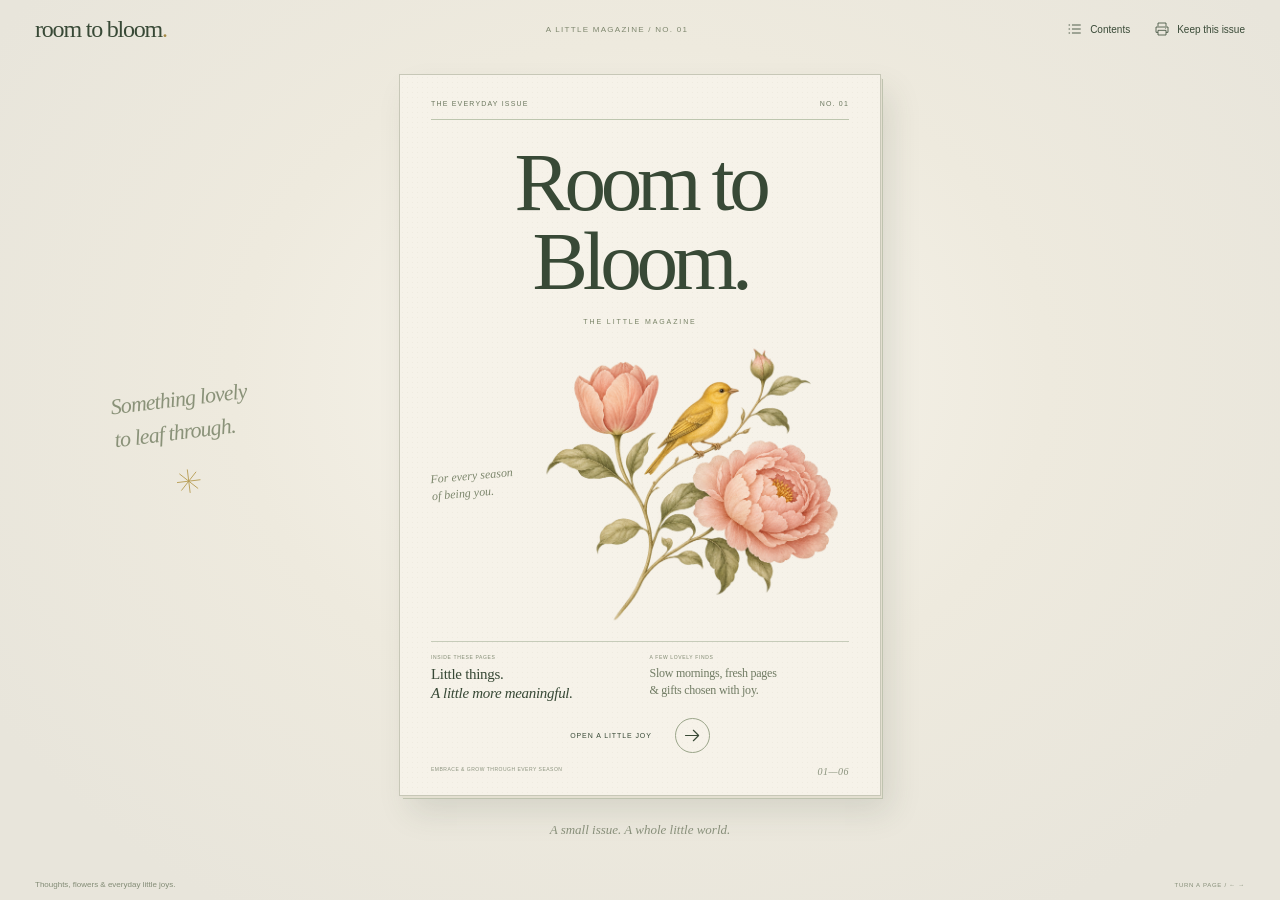
<file: magazine.html>
<!doctype html>
<html lang="en">
<head>
  <meta charset="utf-8">
  <meta name="robots" content="noindex, nofollow, noimageindex">
  <meta name="viewport" content="width=device-width, initial-scale=1">
  <meta name="theme-color" content="#e8e5db">
  <meta name="description" content="A little magazine from Room to Bloom. Six small stories of everyday joy, thoughtful gifts and a little room to grow.">
  <title>Room to Bloom — The Little Magazine</title>
  <link rel="icon" href="assets/favicon.svg" type="image/svg+xml">
  <link rel="preload" as="image" href="assets/botanical-composition.png" fetchpriority="high">
  <link rel="stylesheet" href="magazine.css">
  <script src="magazine.js" defer></script>
</head>
<body class="mag-closed">
  <svg class="icon-library" aria-hidden="true" xmlns="http://www.w3.org/2000/svg"><defs>
    <symbol id="arrow" viewBox="0 0 24 24"><path d="M4 12h15m-6-6 6 6-6 6" fill="none" stroke="currentColor" stroke-width="1.3" stroke-linecap="round" stroke-linejoin="round"/></symbol>
    <symbol id="spark" viewBox="0 0 32 32"><path d="M16 2v28M2 16h28M6 6l20 20M6 26 26 6" fill="none" stroke="currentColor" stroke-width="1"/></symbol>
    <symbol id="contents-icon" viewBox="0 0 24 24"><path d="M8 6h12M8 12h12M8 18h12M3 6h1M3 12h1M3 18h1" fill="none" stroke="currentColor" stroke-width="1.3" stroke-linecap="round"/></symbol>
    <symbol id="print-icon" viewBox="0 0 24 24"><path d="M6 8V3h12v5M6 17H3V9h18v8h-3M6 14h12v7H6Zm11-3h1" fill="none" stroke="currentColor" stroke-width="1.2" stroke-linejoin="round"/></symbol>
  </defs></svg>

  <header class="app-bar">
    <a class="small-wordmark" href="#cover" id="home-link" aria-label="Room to Bloom, back to the cover">room to bloom<span>.</span></a>
    <span class="app-edition">A LITTLE MAGAZINE / NO. 01</span>
    <div class="app-tools"><button id="contents-button" aria-haspopup="dialog"><svg aria-hidden="true"><use href="#contents-icon"/></svg><span>Contents</span></button><button id="print-button" aria-label="Print or save this issue"><svg aria-hidden="true"><use href="#print-icon"/></svg><span>Keep this issue</span></button></div>
  </header>

  <main class="magazine-desk" id="magazine-desk">
    <div class="desk-note" aria-hidden="true"><span>Something lovely<br>to leaf through.</span><svg><use href="#spark"/></svg></div>
    <div class="mag-shell" id="mag-shell">
      <section class="mag-cover" id="cover" aria-labelledby="cover-title">
        <div class="cover-overline"><span>THE EVERYDAY ISSUE</span><span>NO. 01</span></div>
        <h1 class="cover-title" id="cover-title">Room to<br>Bloom.</h1>
        <p class="cover-subtitle">THE LITTLE MAGAZINE</p>
        <div class="cover-art"><img src="assets/botanical-composition.png" alt="Our golden canary among a blush tulip, a peony and delicate botanical stems" width="1312" height="1184" fetchpriority="high" decoding="async"><span class="cover-art-caption">For every season<br>of being you.</span></div>
        <div class="cover-teasers"><div><span>INSIDE THESE PAGES</span><p>Little things.<br><i>A little more meaningful.</i></p></div><div><span>A FEW LOVELY FINDS</span><p>Slow mornings, fresh pages<br>& gifts chosen with joy.</p></div></div>
        <button class="open-issue" id="open-issue" aria-controls="reading"><span>OPEN A LITTLE JOY</span><span class="round-arrow"><svg aria-hidden="true"><use href="#arrow"/></svg></span></button>
        <div class="cover-bottom"><span>EMBRACE & GROW THROUGH EVERY SEASON</span><span>01—06</span></div>
      </section>

      <div class="mag-reading" id="reading" hidden>
        <div class="mag-stage" id="mag-stage" aria-label="The magazine pages">
          <article id="page-hello" class="mag-page hello-page" data-page="0" aria-labelledby="hello-title" tabindex="-1">
            <div class="page-content">
              <div class="section-line"><span>A LITTLE HELLO</span><svg aria-hidden="true"><use href="#spark"/></svg></div>
              <h2 id="hello-title" class="hello-title">Hello,<br><i>lovely you.</i></h2>
              <p class="lead hello-lead">A little room for everyday joy.</p>
              <div class="letter-copy"><p>A fresh page. Your favourite mug. A small gift that says, “I thought of you.” Sometimes the little things are the things that make a day feel lovely.</p><p>Welcome to our little world. A place for gentle beginnings, everyday beauty, and the reminder that you can grow at your own pace.</p><p>Take a moment. Turn a page.<br>There’s something here for you.</p></div>
              <div class="letter-signature"><img data-src="assets/canary-v2.png" alt="" width="1536" height="1024" decoding="async"><noscript><img src="assets/canary-v2.png" alt="" width="1536" height="1024" decoding="async"></noscript><p>With a little warmth,<br><span>Room to Bloom</span></p></div>
              <p class="hello-postscript">For whatever season you’re in.</p>
            </div><footer class="page-folio"><span>ROOM TO BLOOM / A LITTLE HELLO</span><span>01</span></footer>
          </article>

          <article id="page-story" class="mag-page story-page" data-page="1" aria-labelledby="story-title" tabindex="-1" hidden>
            <div class="page-content">
              <div class="section-line"><span>OUR STORY</span><span>A GENTLE BEGINNING</span></div>
              <h2 id="story-title"><i>You don’t have to<br>bloom all at once.</i></h2>
              <figure class="story-figure"><img data-src="assets/hero.png" alt="A cream Room to Bloom journal, canary mug and blush gift box beside peonies" width="1536" height="1024" decoding="async"><noscript><img src="assets/hero.png" alt="A cream Room to Bloom journal, canary mug and blush gift box beside peonies" width="1536" height="1024" decoding="async"></noscript><figcaption>Ordinary moments. Lovely possibilities.</figcaption></figure>
              <div class="story-columns"><p class="story-pull">Room to rest.<br>Room to grow.<br>Room for joy.</p><div><p>Room to Bloom begins with a simple belief: we all deserve a little room. To pause, to try again, to notice something beautiful.</p><p>We bring that feeling to the things you reach for every day. Thoughtful details, a familiar little bird, and gentle encouragement for wherever life finds you.</p></div></div>
            </div><footer class="page-folio"><span>ROOM TO BLOOM / OUR STORY</span><span>02</span></footer>
          </article>

          <article id="page-world" class="mag-page world-page" data-page="2" aria-labelledby="world-title" tabindex="-1" hidden>
            <div class="page-content">
              <div class="section-line"><span>LITTLE THINGS, LITTLE JOYS</span><span>THE BRAND WORLD</span></div>
              <h2 id="world-title">A familiar bird.<br><i>A softer kind of world.</i></h2>
              <div class="botanical-study"><div class="study-notes"><span class="tiny-label">01 / THE CANARY</span><p>A small, bright<br>sign of hope.</p><span class="study-rule"></span><span class="tiny-label">02 / THE GARDEN</span><p>Fresh beginnings.<br>Room to open up.</p></div><img data-src="assets/botanical-composition.png" alt="The brand’s yellow canary, blush tulip and peony on connected stems" width="1312" height="1184" decoding="async"><noscript><img src="assets/botanical-composition.png" alt="The brand’s yellow canary, blush tulip and peony on connected stems" width="1312" height="1184" decoding="async"></noscript></div>
              <p class="world-caption">A little sunshine. A garden in bloom. Details that feel like a familiar friend.</p>
              <div class="palette-heading"><span class="tiny-label">COLOURS BORROWED FROM THE EVERYDAY</span><span>01—05</span></div>
              <div class="colour-strip" aria-label="The Room to Bloom colour palette"><div style="--swatch:#f6f2e9"><span></span><strong>Warm Cream</strong><small>#F6F2E9</small></div><div style="--swatch:#78816a"><span></span><strong>Garden Sage</strong><small>#78816A</small></div><div style="--swatch:#e8bc56"><span></span><strong>Sunshine</strong><small>#E8BC56</small></div><div style="--swatch:#d8a496"><span></span><strong>Petal Blush</strong><small>#D8A496</small></div><div style="--swatch:#384936"><span></span><strong>Botanical</strong><small>#384936</small></div></div>
              <p class="palette-note">Warm paper, a gentle green, and a little colour from the garden.</p>
            </div><footer class="page-folio"><span>ROOM TO BLOOM / LITTLE DETAILS</span><span>03</span></footer>
          </article>

          <article id="page-collection" class="mag-page collection-page" data-page="3" aria-labelledby="collection-title" tabindex="-1" hidden>
            <div class="page-content">
              <div class="section-line"><span>THE COLLECTION</span><span>THE EVERYDAY EDIT</span></div>
              <h2 id="collection-title"><i>Everyday things.<br>A little more meaningful.</i></h2>
              <p class="collection-intro">For thoughts, slow mornings, and all the lovely in-between.</p>
              <div class="collection-edit">
                <figure class="editorial-product"><button class="product-art journal-art" data-product="journal" aria-label="Take a closer look at The Everyday Journal"><span class="image-arrow" aria-hidden="true">↗</span></button><figcaption><span class="tiny-label">01 / FOR YOUR THOUGHTS</span><h3><button data-product="journal">The Everyday Journal</button></h3><p>A fresh page. A little possibility.</p></figcaption></figure>
                <figure class="editorial-product"><button class="product-art mug-art" data-product="mug" aria-label="Take a closer look at The Slow Morning Mug"><span class="image-arrow" aria-hidden="true">↗</span></button><figcaption><span class="tiny-label">02 / FOR A SLOWER START</span><h3><button data-product="mug">The Slow Morning Mug</button></h3><p>A little sunshine with your first cup.</p></figcaption></figure>
                <figure class="editorial-product"><button class="product-art stationery-art" data-product="stationery" aria-label="Take a closer look at Little Notebooks and Notes"><span class="notebook-stack" aria-hidden="true"></span><span class="notecard"><span>room to bloom.</span><img data-src="assets/canary-v2.png" alt="" width="1536" height="1024" decoding="async"><noscript><img src="assets/canary-v2.png" alt="" width="1536" height="1024" decoding="async"></noscript><i>A little note for you.</i></span><span class="paper-pencil" aria-hidden="true"></span><span class="image-arrow" aria-hidden="true">↗</span></button><figcaption><span class="tiny-label">03 / FOR IDEAS & LITTLE HELLOS</span><h3><button data-product="stationery">Little Notebooks & Notes</button></h3><p>Fresh ideas. Small words to share.</p></figcaption></figure>
                <figure class="editorial-product"><button class="product-art tshirt-art" data-product="tshirt" aria-label="Take a closer look at The Everyday Bloom Tee"><span class="image-arrow" aria-hidden="true">↗</span></button><figcaption><span class="tiny-label">04 / FOR WHEREVER YOU GO</span><h3><button data-product="tshirt">The Everyday Bloom Tee</button></h3><p>A little encouragement to carry with you.</p></figcaption></figure>
              </div><button class="text-link collection-gift-link" data-go="4">Something to give? Turn to gifts <span aria-hidden="true">↗</span></button>
            </div><footer class="page-folio"><span>ROOM TO BLOOM / THE COLLECTION</span><span>04</span></footer>
          </article>

          <article id="page-gifts" class="mag-page gifts-page" data-page="4" aria-labelledby="gifts-title" tabindex="-1" hidden>
            <div class="page-content">
              <div class="section-line"><span>GIFTS WITH JOY</span><span>A LITTLE THOUGHTFULNESS</span></div>
              <h2 id="gifts-title">For someone<br><i>who makes life lovely.</i></h2>
              <div class="gift-feature"><button class="product-art gift-art" data-product="gift" aria-label="Take a closer look at The Little Joy Gift Box"><span class="image-arrow" aria-hidden="true">↗</span></button><div class="gift-occasions"><span class="tiny-label">A LITTLE SOMETHING FOR</span><p>A fresh start.</p><p>A thank-you.</p><p>A just-because.</p><span class="gift-asterisk" aria-hidden="true">✳</span></div></div>
              <div class="gift-feature-caption"><h3><button data-product="gift">The Little Joy Gift Box</button></h3><p>A familiar signature. A soft ribbon. A little room for delight.</p></div>
              <div class="keepsake-pair"><figure><button class="product-art frame-art" data-product="frame" aria-label="Explore The Little Moments Frame"><span class="image-arrow" aria-hidden="true">↗</span></button><figcaption>A moment to keep.</figcaption></figure><figure><button class="product-art jewellery-art" data-product="jewellery" aria-label="Explore The Treasured Things Box"><span class="image-arrow" aria-hidden="true">↗</span></button><figcaption>A home for little treasures.</figcaption></figure></div>
              <p class="gift-note">The best part is the feeling it leaves behind.</p>
            </div><footer class="page-folio"><span>ROOM TO BLOOM / THOUGHTFULLY GIVEN</span><span>05</span></footer>
          </article>

          <article id="page-beauty" class="mag-page beauty-page" data-page="5" aria-labelledby="beauty-title" tabindex="-1" hidden>
            <div class="page-content">
              <div class="section-line"><span>A LITTLE MORE BEAUTY</span><svg aria-hidden="true"><use href="#spark"/></svg></div>
              <div class="closing-garden"><img data-src="assets/botanical-composition.png" alt="A yellow canary resting among a tulip, a peony and leaves" width="1312" height="1184" decoding="async"><noscript><img src="assets/botanical-composition.png" alt="A yellow canary resting among a tulip, a peony and leaves" width="1312" height="1184" decoding="async"></noscript><span class="garden-note">Keep a little<br>beauty close.</span></div>
              <h2 id="beauty-title"><i>Whatever your season,<br>there’s room for you.</i></h2>
              <p class="closing-copy">For the quiet moments. The fresh starts.<br>And the small joys waiting in an ordinary day.</p>
              <button class="text-link closing-link" data-go="3">Explore the little things <svg aria-hidden="true"><use href="#arrow"/></svg></button>
              <button class="close-magazine-button" id="close-magazine-end" aria-controls="cover"><svg aria-hidden="true"><use href="#arrow"/></svg><span>Close the magazine</span></button>
              <div class="closing-signature"><span>room to bloom.</span><small>EMBRACE & GROW THROUGH EVERY SEASON</small></div>
            </div><footer class="page-folio"><span>UNTIL THE NEXT LITTLE CHAPTER</span><span>06</span></footer>
          </article>
        </div>
      </div>
    </div>

    <nav class="reader-nav" id="reader-nav" aria-label="Turn the magazine page" hidden><button class="reader-arrow previous" id="previous-page" aria-label="Previous pages"><svg aria-hidden="true"><use href="#arrow"/></svg><span>Previous</span></button><div class="reading-position"><span id="page-range">01—02 / 06</span><p id="page-description">A Little Hello · Our Story</p></div><button class="reader-arrow next" id="next-page" aria-label="Next pages"><span>Next</span><svg aria-hidden="true"><use href="#arrow"/></svg></button></nav>
    <p class="cover-whisper" id="cover-whisper">A small issue. A whole little world.</p>
  </main>

  <footer class="app-footer"><span>Thoughts, flowers & everyday little joys.</span><span class="keyboard-hint">TURN A PAGE / ← →</span><button id="close-issue" hidden>Back to the cover <span aria-hidden="true">↗</span></button></footer>
  <p class="sr-only" id="reading-status" role="status" aria-live="polite"></p>

  <dialog id="contents-dialog" class="contents-dialog" aria-labelledby="contents-title"><button class="dialog-close" data-close-dialog aria-label="Close contents">×</button><span class="tiny-label">ROOM TO BLOOM / NO. 01</span><h2 id="contents-title">A few lovely<br><i>places to begin.</i></h2><nav class="contents-list" aria-label="Magazine contents"><button data-go="0"><span>01</span><strong>A Little Hello</strong><span aria-hidden="true">↗</span></button><button data-go="1"><span>02</span><strong>Our Story</strong><span aria-hidden="true">↗</span></button><button data-go="2"><span>03</span><strong>Little Things, Little Joys</strong><span aria-hidden="true">↗</span></button><button data-go="3"><span>04</span><strong>The Collection</strong><span aria-hidden="true">↗</span></button><button data-go="4"><span>05</span><strong>Gifts with Joy</strong><span aria-hidden="true">↗</span></button><button data-go="5"><span>06</span><strong>A Little More Beauty</strong><span aria-hidden="true">↗</span></button></nav><p class="contents-signoff">Take your time. There’s something here for you.</p></dialog>

  <dialog id="product-dialog" class="product-dialog" aria-labelledby="product-title" aria-describedby="product-description"><button class="dialog-close" data-close-dialog aria-label="Close the closer look">×</button><div class="product-dialog-layout"><div class="detail-art" id="detail-art" role="img"></div><div class="detail-copy"><span class="tiny-label" id="product-category"></span><h2 id="product-title"></h2><p id="product-description"></p><span class="detail-rule"></span><p class="detail-signoff">A small reminder.<br><i>A little everyday joy.</i></p><p class="concept-note">From the Room to Bloom concept collection.</p><button class="text-link" data-close-dialog>Back to the magazine <span aria-hidden="true">↗</span></button></div></div></dialog>
  <noscript><style>.app-tools,.reader-nav,.desk-note,.open-issue,.app-footer button,.cover-whisper{display:none!important}.magazine-desk{display:block}.mag-shell{width:min(680px,94%);height:auto;margin:20px auto}.mag-cover{position:relative;left:auto;transform:none;width:100%;height:auto;margin-bottom:25px}.mag-reading[hidden]{display:block!important}.mag-stage{height:auto}.mag-page[hidden],.mag-page{display:block!important;position:relative;left:auto!important;width:100%;height:auto;min-height:600px;margin-bottom:20px}.page-content{position:relative!important;transform:none!important}.product-art{pointer-events:none}</style></noscript>
</body>
</html>
</file>
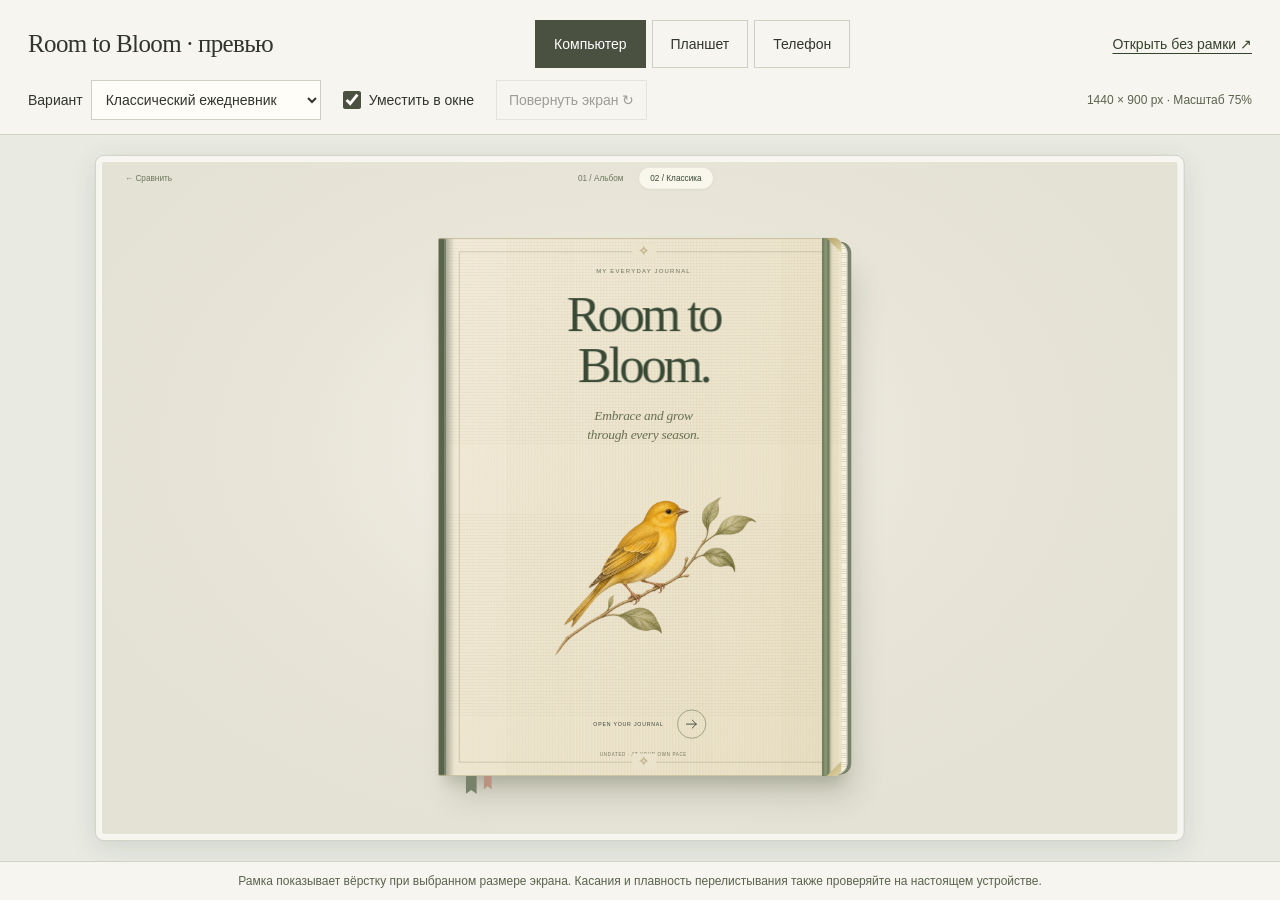
<file: preview.html>
<!doctype html>
<html lang="ru">
<head>
  <meta charset="utf-8">
  <meta name="viewport" content="width=device-width, initial-scale=1">
  <meta name="robots" content="noindex, nofollow, noimageindex">
  <meta name="theme-color" content="#f7f5ef">
  <title>Room to Bloom — предпросмотр экранов</title>
  <style>
    * { box-sizing: border-box; }
    body { margin: 0; height: 100vh; height: 100dvh; min-height: 360px; display: grid; grid-template-rows: auto minmax(0, 1fr) auto; color: #30352d; background: #e9ebe3; font: 14px/1.5 "Segoe UI", Arial, sans-serif; }
    button, input, select { font: inherit; }
    button, a, input, select { -webkit-tap-highlight-color: transparent; }
    button { cursor: pointer; }
    button:disabled { cursor: default; opacity: .45; }
    :focus-visible { outline: 2px solid #62764d; outline-offset: 4px; }
    .toolbar { padding: 20px 28px 14px; background: #f7f5ef; border-bottom: 1px solid #cdd2c3; }
    .toolbar-top { display: flex; align-items: center; justify-content: space-between; gap: 20px; flex-wrap: wrap; }
    h1 { margin: 0; font: 400 25px/1.2 Georgia, serif; letter-spacing: -.025em; }
    .device-buttons { display: flex; flex-wrap: wrap; gap: 6px; }
    .device-buttons button { min-height: 48px; padding: 10px 18px; border: 1px solid #cbd0c1; background: transparent; color: inherit; }
    .device-buttons button[aria-pressed="true"] { background: #4b5141; border-color: #4b5141; color: #fff; }
    .open-site { color: #35442e; text-decoration-thickness: 1px; text-underline-offset: 4px; min-height: 44px; display: inline-flex; align-items: center; }
    .toolbar-options { display: flex; align-items: center; gap: 12px 22px; flex-wrap: wrap; margin-top: 12px; }
    .page-option { display: flex; align-items: center; flex-wrap: wrap; gap: 8px; min-width: 0; }
    .page-option select { min-height: 40px; width: 230px; max-width: 100%; padding: 8px 10px; color: inherit; background: #fffdf8; border: 1px solid #cbd0c1; }
    .fit-option { display: inline-flex; align-items: center; gap: 8px; min-height: 40px; cursor: pointer; }
    .fit-option input { width: 18px; height: 18px; margin: 0; accent-color: #4b5141; }
    .rotate { min-height: 40px; padding: 8px 12px; background: transparent; border: 1px solid #cbd0c1; color: inherit; }
    .screen-status { margin-left: auto; color: #59634e; font-size: 12px; font-variant-numeric: tabular-nums; }
    .preview-surface { min-width: 0; min-height: 0; overflow: auto; padding: 20px; }
    .frame-shell { position: relative; margin-inline: auto; }
    .device-frame { position: absolute; top: 0; left: 0; width: max-content; padding: 8px; border: 1px solid #c3c9ba; border-radius: 12px; background: #f7f5ef; box-shadow: 0 10px 35px #30352d20; transform-origin: top left; }
    .device-frame[data-device="tablet"], .device-frame[data-device="phone"] { padding: 10px; border-radius: 24px; background: #30352d; border-color: #30352d; }
    iframe { display: block; width: 1440px; height: 900px; max-width: none; border: 0; border-radius: 5px; background: #fff; }
    .device-frame[data-device="tablet"] iframe, .device-frame[data-device="phone"] iframe { border-radius: 13px; }
    .preview-note { margin: 0; padding: 10px 24px; background: #f7f5ef; border-top: 1px solid #cdd2c3; color: #59634e; font-size: 12px; text-align: center; }
    noscript { position: absolute; top: 200px; left: 20px; right: 20px; padding: 20px; background: #fff; z-index: 2; }
    @media (max-width: 760px) {
      .toolbar { padding: 14px 16px 10px; }
      .toolbar-top { gap: 10px; }
      h1 { font-size: 22px; }
      .device-buttons { width: 100%; order: 3; }
      .device-buttons button { flex: 1; padding-inline: 8px; font-size: 12px; }
      .open-site { font-size: 12px; }
      .toolbar-options { gap: 6px 14px; font-size: 12px; }
      .screen-status { margin-left: 0; width: 100%; }
      .preview-surface { padding: 12px; }
      .preview-note { padding: 8px 14px; font-size: 11px; }
    }
    @media (prefers-reduced-motion: no-preference) {
      .device-buttons button { transition: background .15s, color .15s; }
    }
  </style>
</head>
<body>
  <header class="toolbar">
    <div class="toolbar-top">
      <h1>Room to Bloom · превью</h1>
      <div class="device-buttons" role="group" aria-label="Размер экрана">
        <button type="button" data-device="desktop" aria-pressed="true">Компьютер</button>
        <button type="button" data-device="tablet" aria-pressed="false">Планшет</button>
        <button type="button" data-device="phone" aria-pressed="false">Телефон</button>
      </div>
      <a id="open-site" class="open-site" href="journal-classic.html" target="_blank" rel="noopener noreferrer">Открыть без рамки ↗</a>
    </div>
    <div class="toolbar-options">
      <label class="page-option" for="page-preview">Вариант
        <select id="page-preview">
          <option value="journal-classic.html" selected>Классический ежедневник</option>
          <option value="journal-album.html">Альбомный ежедневник</option>
          <option value="magazine.html">Little Magazine</option>
          <option value="journal-compare.html">Сравнение двух форматов</option>
          <option value="journal.html">Сохранённый ежедневник</option>
          <option value="index.html">Первая концепция</option>
        </select>
      </label>
      <label class="fit-option"><input type="checkbox" id="fit-preview" checked>Уместить в окне</label>
      <button class="rotate" type="button" id="rotate-preview" aria-label="Повернуть экран планшета или телефона" disabled>Повернуть экран ↻</button>
      <output class="screen-status" id="screen-status" aria-live="polite"></output>
    </div>
  </header>
  <main class="preview-surface" id="preview-surface" aria-label="Сайт в выбранном размере экрана">
    <div class="frame-shell" id="frame-shell">
      <div class="device-frame" id="device-frame" data-device="desktop">
        <iframe id="site-preview" src="journal-classic.html" title="Предпросмотр сайта" width="1440" height="900"></iframe>
      </div>
    </div>
    <noscript>Для переключения экранов включите JavaScript или <a href="journal-classic.html">откройте сайт напрямую</a>.</noscript>
  </main>
  <p class="preview-note">Рамка показывает вёрстку при выбранном размере экрана. Касания и плавность перелистывания также проверяйте на настоящем устройстве.</p>
  <script>
    (() => {
      const pageSelect = document.getElementById('page-preview');
      const openSite = document.getElementById('open-site');
      const pages = new Map([...pageSelect.options].map(option => [option.value, option.textContent]));
      const sizes = {
        desktop: { width: 1440, height: 900 },
        tablet: { width: 820, height: 1180 },
        phone: { width: 390, height: 844 }
      };
      const buttons = [...document.querySelectorAll('[data-device]')].filter(element => element.tagName === 'BUTTON');
      const surface = document.getElementById('preview-surface');
      const shell = document.getElementById('frame-shell');
      const device = document.getElementById('device-frame');
      const frame = document.getElementById('site-preview');
      const fit = document.getElementById('fit-preview');
      const rotate = document.getElementById('rotate-preview');
      const status = document.getElementById('screen-status');
      let selected = 'desktop';
      let landscape = false;
      let width = sizes.desktop.width;
      let height = sizes.desktop.height;
      let scheduled = false;

      function fitFrame() {
        const style = getComputedStyle(surface);
        const availableWidth = surface.clientWidth - parseFloat(style.paddingLeft) - parseFloat(style.paddingRight);
        const availableHeight = surface.clientHeight - parseFloat(style.paddingTop) - parseFloat(style.paddingBottom);
        const outerWidth = device.offsetWidth;
        const outerHeight = device.offsetHeight;
        const scale = fit.checked ? Math.max(.01, Math.min(1, availableWidth / outerWidth, availableHeight / outerHeight)) : 1;
        device.style.transform = `scale(${scale})`;
        shell.style.width = `${outerWidth * scale}px`;
        shell.style.height = `${outerHeight * scale}px`;
        status.textContent = `${width} × ${height} px · Масштаб ${Math.round(scale * 100)}%`;
      }

      function scheduleFit() {
        if (scheduled) return;
        scheduled = true;
        requestAnimationFrame(() => { scheduled = false; fitFrame(); });
      }

      function showDevice(value) {
        selected = value;
        const size = sizes[value];
        width = landscape ? size.height : size.width;
        height = landscape ? size.width : size.height;
        frame.width = width;
        frame.height = height;
        frame.style.width = `${width}px`;
        frame.style.height = `${height}px`;
        device.dataset.device = value;
        rotate.disabled = value === 'desktop';
        buttons.forEach(button => button.setAttribute('aria-pressed', String(button.dataset.device === value)));
        scheduleFit();
      }

      buttons.forEach(button => button.addEventListener('click', () => {
        landscape = false;
        showDevice(button.dataset.device);
      }));
      rotate.addEventListener('click', () => { landscape = !landscape; showDevice(selected); });
      fit.addEventListener('change', scheduleFit);
      new ResizeObserver(scheduleFit).observe(surface);
      window.addEventListener('resize', scheduleFit);
      function syncPage(value) {
        pageSelect.value = value;
        openSite.href = value;
        frame.title = `Room to Bloom — ${pages.get(value)}`;
      }

      pageSelect.addEventListener('change', () => {
        syncPage(pageSelect.value);
        frame.src = pageSelect.value;
      });
      frame.addEventListener('load', () => {
        // Local file browsers can restrict access to a child frame's location.
        try {
          const currentPage = new URL(frame.contentWindow.location.href).pathname.split('/').pop();
          if (pages.has(currentPage)) syncPage(currentPage);
        } catch { /* The selected page remains usable without location access. */ }
        scheduleFit();
      });
      const requestedPage = new URLSearchParams(location.search).get('page');
      const initialPage = pages.has(requestedPage) ? requestedPage : pageSelect.value;
      syncPage(initialPage);
      if (frame.getAttribute('src') !== initialPage) frame.src = initialPage;
      const initial = new URLSearchParams(location.search).get('device');
      showDevice(Object.hasOwn(sizes, initial) ? initial : 'desktop');
      document.documentElement.classList.add('js');
    })();
  </script>
</body>
</html>
</file>
<file: style.css>
:root {
  --cream: #f6f2e9;
  --sage: #78816a;
  --yellow: #e8bc56;
  --blush: #d8a496;
  --ink: #384936;
  --muted: #666e5f;
  --line: #dcded1;
  --serif: Georgia, 'Times New Roman', serif;
  --sans: 'Segoe UI', Arial, sans-serif;
  color: var(--ink);
  background: var(--cream);
  font-family: var(--sans);
  font-synthesis: none;
  scroll-behavior: smooth;
  scroll-padding-top: 30px;
}
* { box-sizing: border-box; }
body { margin: 0; }
button, input { font: inherit; }
button, a { -webkit-tap-highlight-color: transparent; }
button { color: inherit; cursor: pointer; }
a { color: inherit; text-decoration: none; }
button:focus-visible, a:focus-visible { outline: 2px solid currentColor; outline-offset: 5px; }
button { border-radius: 0; }
button, a { touch-action: manipulation; }
img, svg { display: block; max-width: 100%; }
svg { width: 24px; height: 24px; }
h1, h2, h3, p { margin: 0; }
h1, h2, h3 { font-family: var(--serif); font-weight: 400; }
h1, h2 { letter-spacing: -.055em; }
h2 { font-size: clamp(38px, 4.1vw, 60px); line-height: 1.12; }
em { font-weight: 400; }
[hidden] { display: none !important; }
::selection { background: #e8bc5670; color: #283326; }
.svg-library { width: 0; height: 0; position: absolute; overflow: hidden; }
.sr-only { position: absolute; width: 1px; height: 1px; padding: 0; margin: -1px; overflow: hidden; clip: rect(0,0,0,0); white-space: nowrap; border: 0; }
.skip-link { position: fixed; top: -80px; left: 20px; z-index: 100; padding: 14px 20px; color: var(--cream); background: var(--ink); }
.skip-link:focus { top: 12px; }
.section-shell { max-width: 1400px; margin-inline: auto; padding-inline: 64px; }
.section-space { padding-block: 104px; }
.announcement { min-height: 35px; padding: 8px 18px; display: flex; align-items: center; justify-content: center; gap: 20px; background: var(--ink); color: var(--cream); font-size: 10px; font-weight: 400; letter-spacing: .06em; text-align: center; }
.announcement svg { width: 11px; height: 11px; color: #e8bc56; flex-shrink: 0; }
.site-header { max-width: 1400px; padding: 20px 64px; margin: auto; min-height: 104px; display: flex; justify-content: space-between; align-items: center; gap: 32px; }
.brand { display: flex; align-items: center; gap: 9px; font-family: var(--serif); font-size: 28px; letter-spacing: -.065em; white-space: nowrap; }
.brand-bird { width: 51px; height: 48px; flex-shrink: 0; }
.brand-period { color: #b48e38; }
.brand i { font-weight: 400; }
#main-nav { display: flex; align-items: center; gap: 34px; font-size: 12px; }
#main-nav > a { transition: color .2s; }
#main-nav > a:hover { color: #94692b; }
.nav-palette { border: 1px solid #9aab91; padding: 13px 18px; border-radius: 2px; }
.nav-palette span { margin-left: 20px; }
.menu-toggle { display: none; width: 42px; height: 42px; background: none; border: 1px solid #bdc4b3; padding: 10px; }
.menu-toggle span { display: block; height: 1px; background: var(--ink); margin: 5px 0; transition: transform .2s; }
.hero { display: grid; grid-template-columns: .94fr 1.06fr; gap: 54px; align-items: center; padding-top: 30px; padding-bottom: 62px; }
.hero-copy { padding-block: 12px; }
.eyebrow { display: flex; align-items: center; gap: 9px; font-size: 9px; font-weight: 600; letter-spacing: .16em; line-height: 1.7; }
.tiny-flower { color: #ab8545; font-size: 23px; line-height: 1; font-weight: 400; }
h1 { font-size: clamp(72px, 7.5vw, 112px); line-height: 1.02; margin: 27px 0 26px; }
h1 em { position: relative; z-index: 0; }
h1 em::after { content: ''; position: absolute; height: 10px; inset: auto -5px 7px; border-radius: 50%; transform: rotate(-3deg); background: #e8bc565e; z-index: -1; }
.hero-description { color: var(--muted); font-size: 15px; line-height: 1.9; margin-bottom: 30px; }
.button { min-height: 46px; display: inline-flex; justify-content: center; align-items: center; gap: 25px; padding: 14px 22px; font-size: 11px; line-height: 1.5; border: 1px solid transparent; transition: background .2s, transform .2s; }
.button-dark { background: var(--ink); color: var(--cream); }
.button-dark:hover { background: #52604a; transform: translateY(-2px); }
.button svg { width: 20px; height: 18px; }
.hero-footnote { display: flex; align-items: center; gap: 10px; margin-top: 37px; }
.hero-footnote > svg { width: 36px; height: 58px; transform: rotate(-14deg); }
.hero-footnote p { color: #68705f; font-size: 10px; line-height: 1.8; }
.hero-footnote p span { font-style: italic; }
.hero-visual { position: relative; padding-top: 10px; margin-bottom: 20px; }
.hero-photo-wrap { aspect-ratio: 1.06; border-radius: 260px 260px 3px 3px; overflow: hidden; background: #e1dfcb; }
.hero-photo { width: 100%; height: 100%; object-fit: cover; object-position: 51% 52%; }
.joy-stamp { position: absolute; width: 111px; height: 111px; right: -18px; top: 19px; border-radius: 50%; background: var(--yellow); display: flex; flex-direction: column; align-items: center; justify-content: center; transform: rotate(12deg); outline: 1px dashed #8d733f; outline-offset: -8px; }
.joy-stamp > span { font: italic 13px var(--serif); }
.joy-stamp strong { font: 20px/.95 var(--serif); text-align: center; letter-spacing: -.5px; margin: 4px 0 5px; }
.joy-stamp svg { width: 13px; height: 13px; }
.hero-note { position: absolute; display: flex; align-items: center; gap: 10px; left: -31px; bottom: 38px; padding: 17px 22px 18px 15px; background: #fbf8ee; box-shadow: 0 7px 28px #474b341a; transform: rotate(-5deg); }
.hero-note > svg { width: 72px; height: 65px; }
.hero-note span { font: 21px/1.25 var(--serif); letter-spacing: -.03em; }
.hero-note-label svg { width: 9.2em; height: 2.5em; overflow: visible; fill: currentColor; text-rendering: geometricPrecision; }
.hero-note-label text { font: 21px var(--serif); letter-spacing: -.03em; }
.photo-caption { position: absolute; right: 0; bottom: -24px; font-size: 7px; letter-spacing: .18em; color: #67705f; }
.belief-strip { border-top: 1px solid var(--line); border-bottom: 1px solid var(--line); display: flex; align-items: center; justify-content: center; padding: 24px; gap: 65px; font: 17px var(--serif); }
.belief-strip svg { width: 16px; height: 16px; color: #a18445; flex-shrink: 0; }
.section-index { color: #78816a; margin-bottom: 22px; }
.story { display: grid; grid-template-columns: 1fr .9fr; gap: 100px; }
.story-copy { position: relative; padding: 11px 40px 0 0; }
.story-copy > p { font-size: 14px; line-height: 1.9; color: #606959; margin-bottom: 18px; }
.handwritten { display: block; font: italic 24px/1.5 var(--serif); letter-spacing: -.03em; margin-top: 23px; color: #576b4d; }
.story-sprig { position: absolute; width: 52px; height: 100px; right: 0; bottom: -15px; transform: rotate(20deg); }
.brand-world { background: #eeede3; }
.section-heading { display: flex; justify-content: space-between; align-items: flex-end; gap: 35px; margin-bottom: 43px; }
.section-heading > p { font-size: 13px; line-height: 1.9; color: var(--muted); margin-bottom: 6px; }
.brand-grid { display: grid; grid-template-columns: 1fr 1fr 1fr; gap: 24px; }
.tile-art { height: 300px; position: relative; display: flex; align-items: center; justify-content: center; overflow: hidden; }
.bird-tile .tile-art { background: #f8f3e5; }
.signature-bird { width: 222px; height: 197px; margin-top: -10px; transform: rotate(-6deg); }
.bird-spark { position: absolute; width: 24px; height: 24px; left: 24%; top: 21%; color: #b99a54; }
.art-note { font: italic 13px var(--serif); position: absolute; bottom: 34px; letter-spacing: -.02em; }
.botanical-art { background: #ead4ca; }
.brand-tulip { width: 144px; height: 245px; position: absolute; left: 16%; bottom: 20px; transform: rotate(-17deg); }
.brand-peony { width: 184px; height: 245px; position: absolute; right: 7%; bottom: 18px; transform: rotate(14deg); }
.wordmark-art { background: var(--ink); color: var(--cream); flex-direction: column; }
.wordmark-overline { font-size: 6px; letter-spacing: .3em; color: #d8d7c7; margin-bottom: 25px; }
.display-wordmark { font: 62px/.82 var(--serif); letter-spacing: -.075em; text-align: center; }
.display-wordmark i { color: #e4c474; }
.wordmark-rule { width: 35px; height: 1px; background: #a3a68d; margin: 24px 0 13px; }
.wordmark-tagline { font-size: 7px; letter-spacing: .25em; color: #d8d7c7; }
.tile-caption { padding: 23px 1px 0; }
.tile-caption > span { font-size: 8px; letter-spacing: .16em; color: #717964; }
.tile-caption h3 { font-size: 23px; letter-spacing: -.035em; margin: 9px 0 10px; }
.tile-caption p { color: #69715f; font-size: 12px; line-height: 1.9; max-width: 320px; }
.palette-section { background: var(--ink); color: var(--cream); }
.palette-layout { display: grid; grid-template-columns: .82fr 1.18fr; align-items: center; gap: 48px; }
.palette-copy .section-index { color: #c0c9af; }
.palette-copy p { color: #c2cbb9; font-size: 13px; line-height: 1.8; margin-top: 23px; }
.palette-hint { display: block; font-size: 7px; letter-spacing: .11em; color: #c0c9af; margin-top: 35px; }
.palette-hint span { margin-left: 8px; font-size: 13px; }
.swatches { display: grid; grid-template-columns: repeat(4, 1fr); gap: 12px; }
.swatch { border: 0; min-width: 0; height: 270px; border-radius: 80px 80px 0 0; padding: 62px 14px 20px; display: flex; flex-direction: column; align-items: stretch; text-align: left; color: #344131; transition: transform .2s; }
.swatch:hover, .swatch:focus-visible { transform: translateY(-8px); }
.swatch-top { display: flex; justify-content: space-between; font-size: 8px; }
.swatch-top > span { font-size: 14px; }
.swatch-bottom { margin-top: auto; display: grid; gap: 8px; }
.swatch-bottom strong { font: 17px/1.1 var(--serif); letter-spacing: -.03em; }
.swatch-bottom > span { font-size: 8px; letter-spacing: .06em; }
.swatch-cream { background: var(--cream); }
.swatch-sage { background: var(--sage); color: #fffdf4; }
.swatch-yellow { background: var(--yellow); }
.swatch-blush { background: var(--blush); }
.collection .section-heading h2 { font-size: clamp(38px, 3.8vw, 55px); }
.collection-toolbar { display: flex; align-items: center; justify-content: space-between; gap: 25px; border-top: 1px solid var(--line); margin-top: 45px; margin-bottom: 28px; padding-top: 23px; }
.collection-filters { display: flex; align-items: center; gap: 24px; flex-wrap: wrap; }
.collection-filters button { border: 0; background: none; padding: 6px 0 9px; font-size: 10px; color: #6d7566; position: relative; }
.collection-filters button::after { content: ''; position: absolute; height: 1px; left: 0; right: 100%; bottom: 0; background: var(--ink); transition: right .2s; }
.collection-filters button.active { color: var(--ink); }
.collection-filters button.active::after, .collection-filters button:hover::after { right: 0; }
.collection-filters button span { margin-left: 4px; font-size: 8px; }
.concept-tag { color: #717a69; font-size: 7px; letter-spacing: .13em; white-space: nowrap; }
.product-grid { display: grid; grid-template-columns: repeat(4, 1fr); gap: 22px; align-items: start; }
.product-image, .dialog-product-image { background-image: url('assets/products.png'); background-repeat: no-repeat; background-size: 200% 200%; background-color: #e5e2d5; }
.product-image { aspect-ratio: 1; width: 100%; border: 0; display: block; position: relative; overflow: hidden; transition: box-shadow .2s, transform .2s; }
.product-image:hover { transform: translateY(-4px); box-shadow: 0 8px 20px #38493617; }
.journal-art { background-position: 0 0; }
.mug-art { background-position: 100% 0; }
.sweatshirt-art { background-position: 0 100%; }
.gift-art { background-position: 100% 100%; }
.product-tag { position: absolute; top: 13px; left: 12px; background: #f6f2e9ed; padding: 6px 8px; font-size: 6px; letter-spacing: .12em; }
.product-open { width: 29px; height: 29px; display: grid; place-items: center; position: absolute; right: 11px; bottom: 11px; background: var(--cream); border-radius: 50%; font-size: 17px; transition: background .2s, transform .2s; }
.product-image:hover .product-open { background: var(--yellow); transform: rotate(45deg); }
.product-info { padding-top: 19px; }
.product-info > span { font-size: 7px; letter-spacing: .12em; color: #687360; }
.product-info h3 { margin: 8px 0; font-size: 20px; line-height: 1.3; letter-spacing: -.035em; }
.product-info h3 button { font: inherit; background: none; border: 0; padding: 0; text-align: left; }
.product-info h3 button:hover { text-decoration: underline; text-underline-offset: 4px; }
.product-info p { font-size: 11px; color: #717969; line-height: 1.8; }
.collection-note { color: #727b69; text-align: center; font: italic 13px/1.8 var(--serif); margin-top: 41px; }
.closing { min-height: 345px; background: #e4e5d4; position: relative; display: flex; align-items: center; justify-content: center; gap: 65px; padding: 40px 64px; overflow: hidden; }
.closing-art { height: 270px; width: 310px; position: relative; flex-shrink: 0; }
.closing-peony { position: absolute; height: 254px; width: 197px; left: 8px; top: 3px; transform: rotate(-17deg); }
.closing-tulip { position: absolute; height: 255px; width: 173px; right: 1px; top: 25px; transform: rotate(18deg); }
.closing-bird { position: absolute; width: 111px; height: 94px; right: 5px; top: 48px; transform: rotate(-9deg); }
.closing-copy .eyebrow { font-size: 8px; color: #67755f; margin-bottom: 18px; }
.closing-copy h2 { font-size: clamp(37px, 3.8vw, 56px); }
.text-link { display: inline-flex; align-items: center; gap: 22px; border-bottom: 1px solid #829174; padding-bottom: 9px; margin-top: 25px; font-size: 10px; transition: gap .2s; }
.text-link:hover { gap: 32px; }
.text-link svg { width: 21px; height: 18px; }
.closing-spark { position: absolute; right: 9%; top: 45px; width: 25px; height: 25px; color: #9a8c50; }
.site-footer { min-height: 150px; display: flex; justify-content: space-between; align-items: center; gap: 25px; }
.footer-brand { font-size: 25px; }
.footer-brand .brand-bird { width: 42px; height: 42px; }
.footer-description { font-size: 10px; line-height: 1.9; color: #5f6c57; }
.footer-description > span { color: #7b826f; font-size: 9px; }
.back-to-top { display: flex; gap: 20px; align-items: center; font-size: 10px; }
.back-to-top > span { border: 1px solid #b3bea4; border-radius: 50%; width: 32px; height: 32px; display: grid; place-items: center; font-size: 16px; }
.toast { position: fixed; bottom: 24px; left: 50%; transform: translateX(-50%); color: var(--cream); background: var(--ink); padding: 15px 23px; font-size: 12px; line-height: 1.7; z-index: 50; max-width: calc(100vw - 36px); box-shadow: 0 8px 30px #1f2a2326; }
dialog { color: var(--ink); border: none; padding: 0; background: var(--cream); width: min(880px, calc(100vw - 40px)); max-height: calc(100dvh - 50px); overflow-y: auto; }
dialog::backdrop { background: #233021a3; backdrop-filter: blur(5px); }
.dialog-layout { display: grid; grid-template-columns: 1fr 1fr; position: relative; }
.dialog-close { position: absolute; z-index: 2; top: 12px; right: 14px; width: 34px; height: 34px; border: 0; background: var(--cream); font: 27px var(--sans); line-height: 1; }
.dialog-product-image { min-height: 460px; aspect-ratio: 1; align-self: stretch; }
.dialog-copy { padding: 55px 35px 35px; align-self: center; }
.dialog-copy h2 { font-size: 38px; margin: 20px 0; letter-spacing: -.045em; }
.dialog-copy > p { font-size: 13px; line-height: 1.9; color: var(--muted); }
.dialog-detail { display: flex; align-items: center; gap: 14px; border-block: 1px solid var(--line); margin: 26px 0; padding-block: 14px; }
.dialog-detail > svg { width: 66px; height: 57px; }
.dialog-detail p { font: italic 18px/1.4 var(--serif); }
.dialog-copy .dialog-concept { font-size: 10px; margin-bottom: 20px; }
.dialog-copy .button { font-size: 10px; gap: 18px; }
body.dialog-open { overflow: hidden; }

@media (min-width: 1600px) {
  .hero { padding-top: 50px; padding-bottom: 85px; }
}
@media (max-width: 1150px) {
  .section-shell { padding-inline: 40px; }
  .site-header { padding-inline: 40px; }
  #main-nav { gap: 24px; }
  .hero { gap: 35px; }
  h1 { font-size: 82px; }
  .hero-note { left: -22px; padding: 12px 17px 12px 10px; }
  .hero-note span { font-size: 18px; }
  .hero-note > svg { width: 56px; height: 50px; }
  .hero-footnote { margin-top: 25px; }
  .joy-stamp { width: 96px; height: 96px; right: -12px; }
  .joy-stamp strong { font-size: 18px; }
  .belief-strip { gap: 35px; font-size: 15px; }
  .story { gap: 60px; }
  .section-space { padding-block: 80px; }
  .tile-art { height: 260px; }
  .brand-grid { gap: 20px; }
  .brand-tulip { left: 6%; width: 125px; }
  .brand-peony { right: 0; width: 160px; }
  .tile-caption h3 { font-size: 21px; }
  .palette-layout { grid-template-columns: .8fr 1.2fr; gap: 30px; }
  .swatches { gap: 8px; }
  .swatch { padding-inline: 10px; height: 245px; }
  .swatch-bottom strong { font-size: 16px; }
  .product-grid { gap: 17px; }
  .collection-filters { gap: 20px; }
  .concept-tag { display: none; }
  .product-info h3 { font-size: 18px; }
  .closing { gap: 35px; padding-inline: 40px; }
}
@media (max-width: 900px) {
  .section-shell { padding-inline: 30px; }
  .site-header { padding-inline: 30px; gap: 20px; min-height: 92px; }
  .brand { font-size: 24px; }
  .brand-bird { width: 42px; height: 40px; }
  #main-nav { gap: 20px; font-size: 10px; }
  .nav-palette { display: none; }
  .hero { gap: 28px; padding-top: 25px; padding-bottom: 45px; }
  h1 { font-size: 66px; margin-block: 22px; }
  .hero-description { font-size: 13px; margin-bottom: 22px; }
  .eyebrow { font-size: 8px; }
  .hero-footnote { margin-top: 22px; }
  .hero-photo-wrap { aspect-ratio: .85; }
  .hero-note { left: -14px; bottom: 25px; }
  .hero-note span { font-size: 15px; }
  .hero-note > svg { width: 44px; height: 42px; }
  .joy-stamp { right: -8px; top: 14px; width: 80px; height: 80px; }
  .joy-stamp > span { font-size: 11px; }
  .joy-stamp strong { font-size: 15px; }
  .joy-stamp svg { width: 10px; height: 10px; }
  .belief-strip { gap: 23px; font-size: 13px; padding: 21px; }
  .belief-strip svg { width: 12px; height: 12px; }
  .story { gap: 35px; }
  .story-copy { padding-right: 20px; }
  .story-copy > p { font-size: 13px; }
  .story-sprig { right: -8px; width: 40px; height: 80px; }
  .section-heading > p { font-size: 11px; }
  .brand-grid { gap: 15px; }
  .tile-art { height: 230px; }
  .signature-bird { width: 160px; }
  .bird-spark { left: 16%; }
  .brand-tulip { width: 110px; height: 215px; left: 3%; bottom: 5px; }
  .brand-peony { width: 135px; height: 215px; right: -6%; bottom: 5px; }
  .display-wordmark { font-size: 49px; }
  .tile-caption h3 { font-size: 19px; }
  .tile-caption p { font-size: 11px; }
  .palette-layout { grid-template-columns: 1fr; gap: 35px; }
  .palette-copy { display: grid; grid-template-columns: 1fr 1fr; column-gap: 35px; }
  .palette-copy .section-index { grid-column: 1 / -1; }
  .palette-copy h2 { grid-row: 2 / 4; }
  .palette-copy p { margin-top: 4px; align-self: start; }
  .palette-hint { margin-top: 18px; }
  .swatch { height: 250px; padding-inline: 20px; }
  .swatch-bottom strong { font-size: 21px; }
  .swatch-bottom > span { font-size: 10px; }
  .product-grid { grid-template-columns: repeat(2, 1fr); gap: 35px 20px; }
  .product-info h3 { font-size: 22px; }
  .product-info p { font-size: 12px; }
  .product-tag { font-size: 7px; }
  .closing { gap: 15px; padding-inline: 30px; }
  .closing-art { width: 240px; height: 250px; }
  .closing-peony { width: 170px; left: -5px; }
  .closing-tulip { width: 145px; right: -5px; }
  .closing-bird { width: 95px; }
  .closing-copy .eyebrow { font-size: 7px; }
  .closing-spark { right: 5%; top: 35px; }
  .site-footer { flex-wrap: wrap; gap: 20px; padding-block: 35px; min-height: 140px; }
  .footer-description { margin-left: auto; text-align: right; }
  .back-to-top { width: 100%; justify-content: flex-end; font-size: 9px; }
}
@media (max-width: 650px) {
  :root { scroll-padding-top: 15px; }
  .section-shell { padding-inline: 24px; }
  .section-space { padding-block: 65px; }
  .announcement { min-height: 31px; font-size: 8px; gap: 12px; letter-spacing: .03em; }
  .announcement svg { width: 9px; height: 9px; }
  .site-header { position: relative; min-height: 85px; padding: 17px 24px; }
  .brand { font-size: 25px; }
  .brand-bird { width: 40px; height: 39px; }
  .menu-toggle { display: block; }
  #main-nav { display: none; position: absolute; top: 100%; left: 0; right: 0; z-index: 10; padding: 12px 24px 22px; background: var(--cream); border-bottom: 1px solid var(--line); box-shadow: 0 15px 20px #3849360c; }
  #main-nav.is-open { display: flex; align-items: stretch; flex-direction: column; gap: 0; }
  #main-nav > a { font-size: 14px; padding: 14px 0; }
  #main-nav .nav-palette { display: block; border: 0; }
  .menu-toggle[aria-expanded='true'] span:first-child { transform: translateY(3px) rotate(45deg); }
  .menu-toggle[aria-expanded='true'] span:last-child { transform: translateY(-3px) rotate(-45deg); }
  .hero { grid-template-columns: 1fr; gap: 25px; padding-top: 16px; padding-bottom: 45px; }
  .hero-copy { padding: 8px 0 0; text-align: center; }
  .hero-copy > .eyebrow { justify-content: center; font-size: 7px; }
  h1 { font-size: clamp(68px, 16vw, 92px); margin: 23px 0 23px; }
  h1 em::after { height: 8px; bottom: 6px; }
  .hero-description { font-size: 13px; margin-bottom: 23px; }
  .button { padding: 13px 20px; min-height: 46px; font-size: 10px; }
  .hero-footnote { display: none; }
  .hero-visual { width: min(100%, 470px); margin: 8px auto 20px; padding-top: 8px; }
  .hero-photo-wrap { aspect-ratio: 1.06; border-radius: 220px 220px 2px 2px; }
  .joy-stamp { width: 85px; height: 85px; right: -5px; top: 8px; }
  .joy-stamp strong { font-size: 16px; }
  .hero-note { bottom: 20px; left: -5px; padding: 10px 14px 10px 10px; }
  .hero-note span { font-size: 17px; }
  .hero-note > svg { width: 45px; height: 44px; }
  .photo-caption { font-size: 6px; }
  .belief-strip { gap: 12px; padding: 18px 16px; font-size: 10px; line-height: 1.5; text-align: center; }
  .belief-strip > span { flex: 1; max-width: 110px; }
  .belief-strip svg { width: 10px; height: 10px; }
  .story { grid-template-columns: 1fr; gap: 25px; }
  h2 { font-size: 43px; }
  .section-index { margin-bottom: 19px; font-size: 8px; }
  .story-copy { padding: 0 22px 0 0; }
  .story-copy > p { font-size: 13px; line-height: 1.95; }
  .handwritten { font-size: 23px; margin-top: 24px; }
  .story-sprig { bottom: -13px; right: -5px; }
  .section-heading { flex-direction: column; align-items: flex-start; gap: 22px; margin-bottom: 32px; }
  .section-heading > p { font-size: 12px; }
  .brand-grid { grid-template-columns: 1fr; gap: 35px; }
  .tile-art { height: 310px; }
  .signature-bird { width: 230px; height: 205px; }
  .bird-spark { left: 23%; }
  .brand-tulip { width: 150px; height: 270px; left: 15%; bottom: 8px; }
  .brand-peony { width: 200px; height: 270px; right: 7%; bottom: 10px; }
  .display-wordmark { font-size: 70px; }
  .wordmark-overline { font-size: 7px; }
  .wordmark-tagline { font-size: 8px; }
  .tile-caption { padding-top: 20px; }
  .tile-caption h3 { font-size: 25px; }
  .tile-caption p { font-size: 12px; max-width: 100%; }
  .palette-copy { display: block; }
  .palette-copy p { margin-top: 20px; font-size: 13px; }
  .palette-hint { margin-top: 22px; font-size: 6px; }
  .swatches { gap: 12px; grid-template-columns: repeat(2, 1fr); }
  .swatch { height: 227px; border-radius: 80px 80px 0 0; padding: 50px 18px 21px; }
  .swatch-bottom strong { font-size: 21px; }
  .swatch-bottom > span { font-size: 9px; }
  .collection .section-heading h2 { font-size: 41px; }
  .collection-toolbar { margin-top: 30px; padding-top: 16px; }
  .collection-filters { gap: 11px 20px; }
  .collection-filters button { font-size: 10px; }
  .product-grid { gap: 32px 18px; }
  .product-info > span { font-size: 6px; }
  .product-info h3 { font-size: 19px; }
  .product-info p { font-size: 11px; }
  .product-tag { font-size: 5px; padding: 5px 6px; left: 8px; top: 8px; }
  .product-open { width: 25px; height: 25px; font-size: 15px; right: 8px; bottom: 8px; }
  .collection-note { text-align: left; font-size: 12px; margin-top: 33px; }
  .closing { flex-direction: column; gap: 5px; text-align: center; padding: 25px 24px 55px; }
  .closing-art { width: 260px; height: 245px; }
  .closing-peony { left: 0; }
  .closing-tulip { right: 0; }
  .closing-bird { right: 6px; top: 40px; }
  .closing-copy .eyebrow { justify-content: center; font-size: 7px; margin-bottom: 20px; }
  .closing-copy h2 { font-size: 40px; }
  .text-link { font-size: 9px; gap: 15px; }
  .closing-spark { right: 12%; top: 58px; width: 20px; height: 20px; }
  .site-footer { padding-block: 35px; justify-content: center; gap: 18px; }
  .footer-brand { font-size: 27px; }
  .footer-description { width: 100%; margin: 0; text-align: center; font-size: 10px; }
  .back-to-top { justify-content: center; margin-top: 10px; }
  dialog { width: calc(100vw - 28px); max-height: calc(100dvh - 28px); }
  .dialog-layout { grid-template-columns: 1fr; }
  .dialog-product-image { min-height: 0; width: 100%; aspect-ratio: 1; }
  .dialog-copy { padding: 30px 25px; }
  .dialog-copy h2 { font-size: 35px; }
  .dialog-detail { margin-block: 20px; }
}
@media (max-width: 390px) {
  .section-shell { padding-inline: 20px; }
  .site-header { padding-inline: 20px; }
  h1 { font-size: 66px; }
  .hero-note span { font-size: 15px; }
  .hero-note > svg { width: 39px; }
  .product-grid { grid-template-columns: 1fr; gap: 35px; }
  .product-info > span { font-size: 8px; }
  .product-info h3 { font-size: 25px; }
  .product-info p { font-size: 12px; }
  .product-tag { font-size: 7px; padding: 7px 10px; left: 13px; top: 13px; }
  .product-open { width: 32px; height: 32px; font-size: 18px; }
  .closing-copy h2 { font-size: 36px; }
}
@media (prefers-reduced-motion: reduce) {
  :root { scroll-behavior: auto; }
  *, *::before, *::after { transition: none !important; animation: none !important; }
}
@media print {
  .announcement, .menu-toggle, .collection-filters, .back-to-top, .toast, dialog { display: none !important; }
  .section-space { padding-block: 35px; }
  .section-shell { padding-inline: 0; }
  .brand-grid, .product-grid { break-inside: avoid; }
  body { print-color-adjust: exact; -webkit-print-color-adjust: exact; }
}
</file>
<file: journal.css>
/* Concept 02: a linen journal, with the original presentation inside. */
body { background: #e5e3d7; }
body.journal-closed, body.journal-opening { overflow: hidden; }
.journal-gate {
  position: fixed;
  z-index: 40;
  inset: 0;
  display: flex;
  flex-direction: column;
  overflow: auto;
  color: var(--ink);
  background: radial-gradient(ellipse at 48% 42%, #f9f5eccc 0, #ebe7db8a 42%, transparent 72%), #e4e2d5;
  transition: none;
}
.gate-topline { display: flex; align-items: center; justify-content: space-between; gap: 20px; padding: 27px 45px 10px; flex-shrink: 0; }
.gate-wordmark { font: 25px var(--serif); letter-spacing: -.065em; }
.compare-link { font-size: 10px; color: #5e6955; border-bottom: 1px solid #a8ae97; padding-bottom: 7px; }
.compare-link span { margin-left: 18px; }
.journal-desk { display: flex; align-items: center; justify-content: center; position: relative; flex: 1; min-height: 680px; padding: 25px 50px 42px; }
.closed-journal { width: 410px; height: 590px; position: relative; perspective: 2000px; flex-shrink: 0; isolation: isolate; }
.closed-journal::after { content: ''; position: absolute; inset: 22px 1px 0 5px; box-shadow: 16px 24px 40px #38432c36, 3px 9px 15px #38432c24; z-index: -2; border-radius: 3px 15px 14px 4px; }
.book-page-edges { position: absolute; inset: 5px -8px 2px 11px; border: 1px solid #c9c4ac; border-radius: 2px 15px 15px 3px; background: repeating-linear-gradient(0deg, #e0dbc8 0 1px, #f6f0dd 1px 3px); box-shadow: 5px 0 0 #78816a; }
.gate-first-page { position: absolute; inset: 0; padding: 65px 35px 35px; background: #faf6e9; border-radius: 3px 10px 10px 3px; text-align: center; overflow: hidden; }
.gate-first-page > span { font-size: 8px; letter-spacing: .18em; }
.gate-first-page > p { font: 45px/1.15 var(--serif); letter-spacing: -.055em; margin-top: 65px; }
.gate-first-page > img { width: 220px; height: 180px; object-fit: contain; margin: 25px auto 0; }
.cover-hinge { position: absolute; inset: 0; transform-origin: 0 50%; transform-style: preserve-3d; transition: transform 1.3s cubic-bezier(.25,.65,.25,1), filter 1.3s; z-index: 2; }
.cover-face { position: absolute; inset: 0; backface-visibility: hidden; -webkit-backface-visibility: hidden; border-radius: 3px 10px 10px 3px; overflow: hidden; }
.cover-front {
  display: flex;
  flex-direction: column;
  align-items: center;
  padding: 43px 31px 26px 43px;
  background-color: #ede5d0;
  background-image: linear-gradient(90deg, #536048 0 8px, #7d866c 8px 11px, #414e3e4d 11px, transparent 22px), repeating-linear-gradient(0deg, #fff9df0a 0 1px, #a99d7812 1px 2px, transparent 2px 4px), repeating-linear-gradient(90deg, #fffdfc16 0 1px, #a4996e0d 1px 2px, transparent 2px 4px), linear-gradient(115deg, #f1e9d6, #e6dcc0);
  box-shadow: inset 0 0 0 1px #c1b995, inset 22px 0 16px -15px #6b735b7a, inset -2px 0 3px #fff6db;
}
.cover-border { position: absolute; inset: 18px 17px 18px 28px; border: 1px solid #9b997c85; border-radius: 1px 5px 5px 1px; pointer-events: none; }
.cover-border::before, .cover-border::after { content: '✧'; position: absolute; left: 50%; transform: translateX(-50%); padding-inline: 9px; background: #ece3cd; font: 17px var(--serif); color: #998449; }
.cover-border::before { top: -12px; }
.cover-border::after { bottom: -10px; }
.cover-edition { position: relative; font-size: 7px; letter-spacing: .2em; margin-bottom: 22px; color: #6c735d; }
.cover-front h1 { font: 58px/.99 var(--serif); letter-spacing: -.065em; margin: 0; text-align: center; position: relative; z-index: 2; }
.cover-front h1 em { color: #526548; }
.cover-front h1 em::after { display: none; }
.cover-canary { display: block; width: 285px; height: 205px; object-fit: contain; margin: 7px 0 -3px; flex-shrink: 0; }
.cover-tagline { font: italic 17px/1.45 var(--serif); text-align: center; color: #667052; letter-spacing: -.02em; }
.open-journal { margin-top: auto; display: flex; align-items: center; gap: 18px; padding: 12px 0 10px 17px; background: transparent; border: 0; min-height: 58px; }
.open-journal > span:first-child { font-size: 7px; letter-spacing: .15em; }
.open-arrow { width: 39px; height: 39px; border: 1px solid #89916f; border-radius: 50%; display: grid; place-items: center; transition: background .2s, transform .2s; }
.open-arrow > svg { width: 21px; height: 21px; }
.open-journal:hover .open-arrow { transform: translateX(5px); background: #d9d2b4; }
.open-journal:disabled { pointer-events: none; }
.cover-year { font-size: 5px; letter-spacing: .2em; color: #72775f; margin-top: 2px; }
.cover-inside { transform: rotateY(180deg); background: #f2eddf; padding: 90px 35px; text-align: center; box-shadow: inset -25px 0 35px -25px #676e4b55; }
.cover-inside > span { font-size: 7px; letter-spacing: .14em; }
.cover-inside > p { font: 39px/1.2 var(--serif); letter-spacing: -.05em; margin-top: 90px; }
.cover-inside > div { height: 1px; width: 80%; background: #b7baa4; margin: 55px auto 80px; }
.journal-ribbon { position: absolute; bottom: -39px; left: 30px; width: 15px; height: 70px; background: #78816a; clip-path: polygon(0 0,100% 0,100% 100%,50% 88%,0 100%); z-index: -1; }
.desk-note { position: absolute; right: calc(50% + 280px); top: 33%; color: #7e836c; transform: rotate(-8deg); }
.desk-note > span { font: italic 24px/1.4 var(--serif); letter-spacing: -.04em; white-space: nowrap; }
.desk-note > svg { width: 27px; height: 27px; margin: 25px auto 0; color: #a18c4d; }
.desk-caption { position: absolute; left: calc(50% + 285px); bottom: 24%; color: #7e836c; display: flex; gap: 14px; align-items: center; }
.desk-caption > span:last-child { font-size: 10px; line-height: 1.8; white-space: nowrap; }
.desk-caption-line { width: 40px; height: 1px; background: #a8ad96; }
.gate-bottomline { flex-shrink: 0; padding: 8px 45px 25px; display: flex; align-items: center; justify-content: space-between; gap: 20px; }
.gate-bottomline > span { color: #7a806b; font-size: 6px; letter-spacing: .12em; }
.gate-bottomline > p { font: italic 14px var(--serif); color: #6e775f; }
.gate-hint > span { margin-left: 8px; font-size: 13px; }
.journal-gate.is-opening { opacity: 0; pointer-events: none; transition: opacity .55s ease .65s; }
.is-opening .cover-hinge { transform: rotateY(-158deg); filter: brightness(.9); }



/* A linen-bound diary, with six individual leaves. */
body { background: #e7e3d6; }
.closed-journal { width: 440px; height: 650px; }
.journal-desk { min-height: 730px; }
.cover-front { padding: 46px 42px 29px 49px; }
.cover-front h1 { font-size: 64px; font-style: normal; line-height: 1.02; }
.cover-canary { width: 300px; height: 220px; margin: 6px 0; }
.cover-edition { font-size: 8px; margin-bottom: 25px; }
.cover-tagline { font-size: 19px; }
.cover-year { font-size: 6px; margin-top: 6px; letter-spacing: .15em; }
.cover-elastic { position: absolute; top: 0; bottom: 0; right: 16px; width: 10px; background: linear-gradient(90deg,#5e6e51,#8f9a77 44%,#657458); box-shadow: 2px 0 4px #34432942,-1px 0 1px #fff5; z-index: 3; }
.cover-corner { position: absolute; right: 0; width: 20px; height: 20px; z-index: 4; background: linear-gradient(135deg,#b4a16b,#e4d8a5); }
.corner-top { top: 0; clip-path: polygon(0 0,100% 0,100% 100%); }
.corner-bottom { bottom: 0; clip-path: polygon(100% 0,100% 100%,0 100%); }
.ribbon-sage { left: 37px; }
.ribbon-blush { left: 61px; bottom: -29px; background: #bb9180; height: 62px; width: 11px; }
.desk-note > p { font: italic 24px/1.45 var(--serif); letter-spacing: -.04em; white-space: nowrap; }
.desk-pencil { position: absolute; left: calc(50% + 275px); top: 35%; transform: rotate(77deg); transform-origin: 0 50%; filter: drop-shadow(4px 6px 4px #38493638); }
.desk-pencil > svg { width: 330px; height: 52px; max-width: none; }
.desk-caption { bottom: 16%; left: calc(50% + 265px); }
.desk-caption > span { font-size: 10px; line-height: 1.8; }
.gate-wordmark, .brand, .display-wordmark { font-style: normal; }
.journal-gate.is-opening { opacity: 0; pointer-events: none; transition: opacity .55s ease .65s; }
.journal-gate { transition: none; }

.journal-pages { width: calc(100% - 84px); max-width: 1450px; margin: 28px auto 45px; position: relative; background: #faf7ee; border-radius: 4px 7px 7px 4px; box-shadow: 0 0 0 1px #bcc0ab, 5px 4px 0 -1px #eee9d9, 7px 6px 0 -1px #b8bba5, 11px 10px 0 -1px #f5efdf, 13px 12px 0 -1px #b2b79e, 20px 25px 45px #35422a28; }
.journal-pages::before { content: ''; position: absolute; inset: 0 auto 0 0; width: 12px; background: linear-gradient(90deg,#7b876955,#b3b99c33,transparent); pointer-events: none; z-index: 3; }
.journal-header { display: flex; align-items: center; justify-content: space-between; gap: 22px; padding: 20px 35px 14px; border-bottom: 1px solid #d8ddcb; }
.journal-header .brand { font-size: 28px; gap: 8px; }
.journal-header .brand-bird { width: 61px; height: 47px; object-fit: contain; }
.journal-header-actions { display: flex; align-items: center; gap: 25px; font-size: 9px; color: #657359; }
.journal-header-actions a { padding: 12px 0; }
.journal-header-actions a > span { margin-left: 8px; }
#close-journal { display: flex; align-items: center; gap: 8px; background: transparent; border: 0; padding: 12px 0; font-size: 10px; }
#close-journal svg { width: 17px; height: 17px; transform: rotate(180deg); }
#close-journal:hover, .journal-header-actions a:hover { color: #9b7c3b; }
.bud-icon { width: 38px; height: 53px; display: block; position: relative; flex-shrink: 0; }
.bud-icon > svg { width: 100%; height: 100%; }
.bud-icon > span { position: absolute; left: 0; right: 0; top: 14px; text-align: center; font: 10px Georgia,serif; color: #5b5041; letter-spacing: -.02em; }
.book-spread { display: grid; grid-template-columns: 244px minmax(0,1fr); }
.journal-margin { min-width: 0; background: linear-gradient(90deg,#f0eddf,#f5f1e5 80%,#dedfce55); border-right: 1px solid #cecfba; padding: 34px 28px 45px; position: relative; }
.journal-margin::after { content: ''; position: absolute; top: 0; bottom: 0; right: -9px; width: 18px; background: linear-gradient(90deg,#9b9f8120,transparent); pointer-events: none; z-index: 2; }
.margin-sticky { position: sticky; top: 22px; }
.margin-kicker { font-size: 7px; letter-spacing: .2em; color: #7e876e; display: block; text-align: center; }
.margin-canary { width: 175px; height: 133px; object-fit: contain; margin: 14px auto 4px; }
#margin-quote { font: italic 25px/1.35 var(--serif); text-align: center; letter-spacing: -.04em; white-space: pre-line; }
.margin-line { display: block; width: 34px; height: 1px; background: #b1b69b; margin: 25px auto; }
.margin-list { display: grid; font-size: 9px; line-height: 31px; color: #889079; background: repeating-linear-gradient(0deg,transparent 0 30px,#d7dac8 30px 31px); padding-left: 4px; }
.margin-vase { width: 100%; aspect-ratio: 1; background-image: url('assets/collection-extras.png'); background-size: 200% 200%; background-position: 0 100%; margin-top: 31px; transform: rotate(-3deg); border: 7px solid #fcf9ef; box-shadow: 0 3px 9px #3849361a; position: relative; }
.margin-vase::before { content: ''; position: absolute; width: 62px; height: 17px; background: #ddd3bba8; left: calc(50% - 31px); top: -14px; transform: rotate(5deg); }
.margin-photo-caption { display: block; font: italic 11px/1.6 var(--serif); color: #8c917b; margin-top: 14px; text-align: center; }
.margin-pencil { width: 185px; height: 34px; margin: 26px auto 12px; transform: rotate(-8deg); }
.margin-footnote { display: block; text-align: center; font-size: 6px; letter-spacing: .13em; color: #979b86; }
.book-leaf { min-width: 0; position: relative; padding: 32px 42px 24px; background-color: #faf7ee; background-image: radial-gradient(#afa88b12 .5px,transparent .5px); background-size: 5px 5px; }
.book-leaf::after { content: ''; position: absolute; bottom: 0; right: 0; width: 21px; height: 21px; background: linear-gradient(135deg,#e4dfcb 49%,#c8cbb655 50%,#f8f4e9 60%); pointer-events: none; }
.journal-leaf { min-height: 640px; outline: none; }
.leaf-arriving { animation: leaf-arrive .35s ease-out; transform-origin: 0 50%; }
@keyframes leaf-arrive { from { opacity: .65; transform: perspective(1600px) rotateY(-4deg) translateX(6px); } to { opacity: 1; transform: none; } }
.book-leaf .section-index { font-size: 8px; margin-bottom: 20px; color: #7b856a; }
.book-leaf h2 { font-size: clamp(39px,3.7vw,54px); }
.leaf-description { color: #7b826f; font-size: 12px; line-height: 1.85; margin-top: 20px; max-width: 650px; }
.title-leaf { min-height: 0; }
.title-page-art { text-align: center; }
.title-page-art .eyebrow { justify-content: center; font-size: 7px; color: #899076; }
.title-page-art > h2 { font-size: 58px; font-style: normal; letter-spacing: -.06em; margin: 17px 0 5px; }
.title-page-art > img { width: 255px; height: 164px; object-fit: contain; margin: 0 auto; }
.title-page-art > p { font: italic 19px/1.4 var(--serif); color: #6f7b5e; margin: 2px 0 20px; }
.personal-note { max-width: 480px; margin: 0 auto; }
.owner-label { display: flex; flex-direction: column; align-items: center; gap: 6px; font-size: 6px; letter-spacing: .17em; color: #879075; margin: 18px 0 25px; }
.owner-label > input { display: block; width: 80%; min-width: 0; border: 0; border-bottom: 1px solid #b6bfa3; background: transparent; color: var(--ink); font: italic 21px var(--serif); text-align: center; padding: 6px; outline-offset: 3px; }
.owner-label > input::placeholder { color: #abb09b; }
.personal-note > label:not(.owner-label) { display: block; font: italic 16px var(--serif); color: #7b8869; margin-bottom: 8px; }
#journal-note { display: block; width: 100%; height: 83px; min-height: 83px; max-height: 83px; resize: none; overflow-y: auto; border: 1px solid #dbdfcc; border-radius: 0; color: #536448; padding: 0 12px; font: 15px/27px var(--serif); background: repeating-linear-gradient(0deg,transparent 0 26px,#dce1cd 26px 27px),#f9f7ee; outline-color: #8b9978; outline-offset: 2px; }
#journal-note::placeholder { color: #a1a891; font-style: italic; }
#note-status { display: block; font-size: 8px; line-height: 1.8; color: #909a80; margin-top: 7px; }
.title-dedication { text-align: center; font: italic 14px/1.65 var(--serif); color: #869074; margin-top: 22px; }
.story-layout { display: grid; grid-template-columns: 1fr 1fr; gap: 28px; margin-top: 30px; align-items: center; }
.story-copy { padding: 0; }
.story-copy > p { font-size: 13px; line-height: 1.9; }
.story-copy .handwritten { font-size: 22px; margin-top: 18px; }
.story-photo { margin: 0; }
.story-photo > img { width: 100%; height: auto; aspect-ratio: auto; object-fit: contain; border-radius: 2px; }
.story-photo > figcaption { font: italic 11px var(--serif); color: #8d967d; margin-top: 10px; text-align: right; }
.story-leaf blockquote { margin: 30px 0 0; text-align: center; font: italic 25px/1.4 var(--serif); color: #7e8c6c; }
.book-leaf .brand-grid { gap: 18px; margin-top: 30px; }
.book-leaf .tile-art { height: 220px; }
.signature-bird { width: 220px; height: 173px; object-fit: contain; transform: none; }
.botanical-composition { width: 100%; height: 211px; object-fit: contain; }
.book-leaf .display-wordmark { font-size: 48px; font-style: normal; }
.book-leaf .wordmark-overline { font-size: 5px; margin-bottom: 25px; }
.book-leaf .wordmark-tagline { font-size: 6px; }
.book-leaf .tile-caption { padding-top: 18px; }
.book-leaf .tile-caption h3 { font-size: 22px; }
.book-leaf .tile-caption p { font-size: 11px; line-height: 1.85; }
.pencil-brand-note { display: flex; align-items: center; gap: 25px; background: #f0eddc; padding: 24px; margin-top: 38px; }
.pencil-brand-note > svg { width: 275px; height: 52px; flex: 1; min-width: 0; }
.pencil-brand-note .eyebrow { font-size: 6px; color: #879173; margin-bottom: 9px; }
.pencil-brand-note p { font: 18px/1.4 var(--serif); color: #738363; }
.palette-board { background: #384936; padding: 27px; margin-top: 29px; }
.palette-board-heading { color: #d0d8c2; display: flex; justify-content: space-between; gap: 20px; font-size: 6px; letter-spacing: .13em; margin-bottom: 24px; }
.palette-board .swatches { gap: 12px; }
.palette-board .swatch { height: 248px; padding-inline: 15px; }
.palette-board .swatch-bottom strong { font-size: 19px; }
.palette-board .swatch-bottom > span { font-size: 9px; }
.colour-notes { display: grid; grid-template-columns: 1fr 1fr; gap: 30px; margin-top: 28px; }
.colour-notes h3 { font-size: 24px; letter-spacing: -.04em; margin-bottom: 9px; }
.colour-notes p { font-size: 12px; line-height: 1.85; color: #8a947b; }
.palette-botanical { display: block; width: 200px; height: 175px; object-fit: contain; margin: 26px auto 0; }
.collection-leaf #collection-title { font-size: clamp(35px,3.4vw,49px); }
.book-leaf .collection-toolbar { margin-top: 26px; padding-top: 16px; margin-bottom: 24px; }
.book-leaf .collection-filters { gap: 10px 18px; }
.book-leaf .collection-filters button { font-size: 9px; }
.book-leaf .product-grid { grid-template-columns: repeat(4,minmax(0,1fr)); gap: 27px 17px; }
.product-card { min-width: 0; }
.book-leaf .product-info { padding-top: 14px; }
.book-leaf .product-info > span { font-size: 6px; letter-spacing: .08em; }
.book-leaf .product-info h3 { font-size: 19px; }
.book-leaf .product-info p { font-size: 10px; line-height: 1.7; }
.frame-art,.jewellery-art,.vase-art { background-image: url('assets/collection-extras.png'); }
.frame-art { background-position: 0 0; }
.jewellery-art { background-position: 100% 0; }
.vase-art { background-position: 0 100%; }
.tshirt-art { background-image: url('assets/tshirt-open-sleeves.png'); background-position: center; background-size: contain; background-repeat: no-repeat; }
@media (min-width: 651px) {
  .dialog-layout:has(> .dialog-product-image.tshirt-art) { grid-template-columns: repeat(2,minmax(0,1fr)); }
  .dialog-product-image.tshirt-art { width: 100%; min-width: 0; aspect-ratio: auto; }
}
.book-leaf .collection-note { font-size: 12px; margin-top: 27px; }
.collection-closing { display: grid; grid-template-columns: .8fr 1.2fr; align-items: center; gap: 24px; background: #e5e7d7; margin-top: 36px; padding: 22px 24px; }
.closing-composition { display: block; width: 100%; height: 235px; object-fit: contain; }
.collection-closing .eyebrow { font-size: 6px; color: #738064; }
.collection-closing #closing-title { font-size: clamp(27px,2.7vw,39px); margin-top: 15px; letter-spacing: -.05em; }
.collection-closing p { font-size: 9px; margin-top: 17px; color: #7b866d; }
.table-of-contents { margin-top: 39px; border-top: 1px solid #cfd6bf; padding-top: 27px; scroll-margin-top: 18px; }
.table-of-contents > .eyebrow { font-size: 6px; color: #98a087; margin-bottom: 12px; }
.contents-heading { display: flex; justify-content: space-between; align-items: center; margin-bottom: 15px; }
.contents-heading > h3 { font-size: 38px; letter-spacing: -.05em; }
.contents-heading > span { font-size: 7px; color: #9ba38b; letter-spacing: .12em; }
.table-of-contents > a { display: flex; align-items: baseline; gap: 14px; padding: 14px 0; color: #6b7b5d; font-size: 10px; letter-spacing: .04em; transition: color .2s; }
.table-of-contents > a:hover { color: #a47766; }
.table-of-contents > a > strong { font: 19px var(--serif); color: inherit; }
/* A small filled pattern stays visible when the comparison scales the book down. */
.contents-dots { flex: 1; min-width: 10px; height: 3px; background: radial-gradient(circle, #9da88f 1.25px, transparent 1.25px) left center / 6px 3px repeat-x; }
.leaf-navigation { display: flex; justify-content: space-between; align-items: center; gap: 15px; border-top: 1px solid #d6ddc7; padding-top: 16px; margin-top: 30px; min-height: 86px; }
.leaf-turn-button { display: flex; align-items: center; justify-content: center; gap: 8px; padding: 1px 2px; border: 0; background: transparent; font-size: 9px; color: #7f8b70; }
.leaf-turn-button > .bud-icon { width: 44px; height: 59px; transition: transform .2s; }
.leaf-turn-button .bud-icon > span { top: 15px; font-size: 11px; }
.leaf-turn-button:hover:not(:disabled) > .bud-icon { transform: rotate(-7deg); }
.leaf-turn-button:disabled { opacity: .35; cursor: default; }
.leaf-folio { font-size: 7px; letter-spacing: .13em; color: #939e82; white-space: nowrap; }
.pencil-turn { display: flex; flex-direction: column; align-items: center; border: 0; background: transparent; padding: 4px 3px; color: #7d8b6d; }
.pencil-turn > svg { width: 205px; height: 34px; transition: transform .2s; }
.pencil-turn:hover > svg { transform: translateX(6px) rotate(-3deg); }
.pencil-turn > span { font: italic 14px var(--serif); }
.pencil-turn > span > span { margin-left: 10px; }
.journal-footer { display: flex; justify-content: space-between; gap: 20px; align-items: center; padding: 18px 32px; border-top: 1px solid #d5dac7; color: #909a81; font-size: 8px; }
.journal-footer > button { border: 0; background: transparent; color: #738465; padding: 10px 0; font: inherit; }
.journal-footer > button > span { margin-left: 8px; }
.dialog-detail > img { width: 66px; height: 57px; object-fit: contain; }
.dialog-product-image.frame-art,.dialog-product-image.jewellery-art,.dialog-product-image.vase-art { background-size: 200% 200%; }

@media (min-width: 1600px) {
  .journal-pages { margin-top: 40px; }
  .book-spread { grid-template-columns: 270px minmax(0,1fr); }
  .book-leaf { padding-inline: 49px; }
}
@media (max-width: 1150px) {
  .journal-pages { width: calc(100% - 55px); }
  .book-spread { grid-template-columns: 205px minmax(0,1fr); }
  .journal-margin { padding-inline: 21px; }
  .book-leaf { padding-inline: 30px; }
  .journal-header { padding-inline: 28px; }
  .book-leaf .tile-art { height: 190px; }
  .book-leaf .display-wordmark { font-size: 42px; }
  .book-leaf .tile-caption h3 { font-size: 20px; }
  .book-leaf .product-grid { gap: 24px 13px; }
  .book-leaf .product-info h3 { font-size: 17px; }
  .book-leaf .brand-grid { gap: 14px; }
  .botanical-composition { height: 185px; }
  .palette-board { padding: 23px; }
  .palette-board .swatch { padding-inline: 12px; height: 231px; }
  .palette-board .swatch-bottom strong { font-size: 17px; }
  .pencil-brand-note { padding: 20px; gap: 15px; }
  .pencil-brand-note p { font-size: 16px; }
  .desk-note { right: calc(50% + 270px); }
  .desk-note > p { font-size: 21px; }
}
@media (max-width: 900px) {
  .journal-pages { width: calc(100% - 38px); margin-top: 19px; }
  .book-spread { grid-template-columns: 170px minmax(0,1fr); }
  .journal-margin { padding-inline: 15px; }
  .book-leaf { padding: 26px 25px 20px; }
  .bud-icon { width: 32px; height: 48px; }
  .bud-icon > span { font-size: 9px; top: 13px; }
  .journal-header .brand { font-size: 25px; gap: 5px; }
  .journal-header .brand-bird { width: 53px; height: 42px; }
  .journal-header { padding-inline: 23px; }
  .journal-header-actions { gap: 18px; font-size: 8px; }
  #close-journal { font-size: 9px; }
  .book-leaf h2 { font-size: 39px; }
  .title-page-art > h2 { font-size: 49px; }
  .story-layout { grid-template-columns: 1fr; gap: 23px; }
  .book-leaf .brand-grid { grid-template-columns: 1fr; gap: 27px; }
  .book-leaf .tile-art { height: 260px; }
  .signature-bird { width: 250px; height: 210px; }
  .botanical-composition { height: 250px; }
  .book-leaf .display-wordmark { font-size: 62px; }
  .book-leaf .tile-caption h3 { font-size: 25px; }
  .book-leaf .tile-caption p { max-width: 100%; font-size: 12px; }
  .pencil-brand-note { flex-direction: column; align-items: flex-start; }
  .pencil-brand-note > svg { flex: auto; width: 100%; }
  .palette-board .swatches { grid-template-columns: repeat(2,1fr); }
  .palette-board-heading { flex-direction: column; gap: 9px; }
  .palette-board .swatch { height: 217px; padding-inline: 16px; }
  .palette-board .swatch-bottom strong { font-size: 20px; }
  .colour-notes { gap: 22px; }
  .colour-notes h3 { font-size: 21px; }
  .book-leaf .product-grid { grid-template-columns: repeat(2,minmax(0,1fr)); gap: 24px 15px; }
  .book-leaf .product-info h3 { font-size: 19px; }
  .collection-leaf #collection-title { font-size: 37px; }
  .collection-closing { gap: 15px; padding: 17px; }
  .closing-composition { height: 188px; }
  .collection-closing #closing-title { font-size: 28px; }
  .collection-closing .eyebrow { font-size: 5px; }
  .table-of-contents > a { font-size: 9px; gap: 10px; }
  #margin-quote { font-size: 22px; }
  .margin-canary { width: 140px; height: 114px; }
  .margin-list { font-size: 7px; }
  .margin-photo-caption { font-size: 10px; }
  .margin-pencil { width: 140px; }
  .margin-footnote { font-size: 5px; }
  .desk-note, .desk-caption, .desk-pencil { display: none; }
  .gate-bottomline { padding-inline: 28px; }
  .gate-topline { padding-inline: 28px; }
  .gate-bottomline > span:last-child { display: none; }
}
@media (max-width: 700px) {
  .journal-margin { display: none; }
  .book-spread { display: block; }
  .journal-pages { width: calc(100% - 24px); margin: 12px auto 28px; }
  .journal-header { padding: 14px 19px 12px; gap: 12px; }
  .journal-header .brand { font-size: 25px; gap: 3px; }
  .journal-header .brand-bird { width: 46px; height: 36px; }
  .journal-header-actions > a { display: none; }
  #close-journal { font-size: 8px; gap: 5px; }
  #close-journal > svg { width: 13px; height: 13px; }
  .book-leaf { padding: 25px 24px 18px; }
  .journal-leaf { min-height: 0; }
  .title-page-art > h2 { font-size: clamp(40px,10vw,54px); margin-top: 18px; }
  .title-page-art .eyebrow { font-size: 6px; letter-spacing: .12em; }
  .title-page-art > img { width: 240px; height: 162px; }
  .title-page-art > p { font-size: 18px; }
  .owner-label { font-size: 5px; letter-spacing: .13em; margin-bottom: 24px; }
  .owner-label > input { font-size: 21px; width: 92%; }
  #journal-note { font-size: 16px; line-height: 27px; }
  #note-status { font-size: 8px; }
  .title-dedication { font-size: 13px; }
  .book-leaf h2 { font-size: 40px; }
  .book-leaf .section-index { font-size: 7px; margin-bottom: 17px; }
  .leaf-description { font-size: 12px; }
  .story-copy > p { font-size: 13px; }
  .story-leaf blockquote { font-size: 24px; }
  .book-leaf .tile-art { height: 280px; }
  .book-leaf .tile-caption h3 { font-size: 25px; }
  .book-leaf .tile-caption p { font-size: 12px; }
  .book-leaf .brand-grid { gap: 34px; }
  .botanical-composition { height: 264px; }
  .pencil-brand-note { gap: 16px; margin-top: 30px; padding: 20px; }
  .pencil-brand-note > svg { height: 42px; }
  .pencil-brand-note p { font-size: 18px; }
  .palette-board { padding: 18px; }
  .palette-board .swatches { gap: 12px; }
  .palette-board .swatch { height: 213px; padding: 49px 13px 19px; }
  .palette-board .swatch-bottom strong { font-size: 20px; }
  .palette-board .swatch-bottom > span { font-size: 9px; }
  .colour-notes { grid-template-columns: 1fr; gap: 22px; }
  .colour-notes h3 { font-size: 25px; }
  .colour-notes p { font-size: 12px; }
  .collection-leaf #collection-title { font-size: 36px; }
  .book-leaf .collection-filters { gap: 10px 17px; }
  .book-leaf .collection-filters button { font-size: 9px; }
  .book-leaf .product-grid { gap: 25px 15px; }
  .book-leaf .product-info h3 { font-size: 18px; }
  .book-leaf .product-info p { font-size: 10px; }
  .book-leaf .product-info > span { font-size: 5px; }
  .collection-closing { grid-template-columns: 1fr; gap: 5px; text-align: center; padding: 16px 21px 30px; }
  .closing-composition { height: 237px; width: 100%; }
  .collection-closing #closing-title { font-size: 34px; }
  .collection-closing .eyebrow { justify-content: center; font-size: 5px; }
  .collection-closing p { font-size: 8px; }
  .table-of-contents { margin-top: 31px; }
  .contents-heading > h3 { font-size: 35px; }
  .table-of-contents > a { font-size: 8px; gap: 9px; padding-block: 15px; letter-spacing: .02em; }
  .table-of-contents > a > strong { font-size: 19px; }
  .leaf-navigation { gap: 8px; margin-top: 28px; padding-top: 13px; }
  .leaf-turn-button { gap: 3px; font-size: 8px; }
  .leaf-turn-button > .bud-icon { width: 36px; height: 51px; }
  .leaf-turn-button .bud-icon > span { font-size: 10px; top: 13px; }
  .leaf-folio { font-size: 6px; letter-spacing: .06em; }
  .pencil-turn > svg { width: 190px; height: 32px; }
  .pencil-turn > span { font-size: 13px; }
  .journal-footer { flex-direction: column; gap: 7px; padding: 19px 15px; font-size: 8px; }
  .gate-topline { padding: 20px 22px 10px; }
  .gate-wordmark { font-size: 23px; }
  .compare-link { font-size: 8px; }
  .compare-link > span { margin-left: 8px; }
  .journal-desk { min-height: 612px; padding: 25px 25px 45px; }
  .closed-journal { width: 320px; height: 510px; }
  .cover-front { padding: 36px 31px 25px 39px; }
  .cover-edition { font-size: 6px; margin-bottom: 20px; }
  .cover-front h1 { font-size: 49px; }
  .cover-canary { width: 230px; height: 171px; margin: 4px 0; }
  .cover-tagline { font-size: 16px; }
  .cover-year { font-size: 4.7px; margin-top: 4px; }
  .cover-elastic { right: 11px; width: 7px; }
  .cover-border { inset: 15px 15px 15px 27px; }
  .cover-inside { padding: 65px 23px; }
  .cover-inside > p { font-size: 31px; margin-top: 75px; }
  .cover-inside > div { margin: 45px auto 75px; }
  .cover-inside > span { font-size: 5px; }
  .open-journal { min-height: 50px; padding: 7px 0 7px 10px; gap: 12px; }
  .open-journal > span:first-child { font-size: 6px; }
  .open-arrow { width: 35px; height: 35px; }
  .open-arrow > svg { width: 18px; height: 18px; }
  .gate-first-page { padding: 55px 25px; }
  .gate-first-page > p { font-size: 35px; margin-top: 60px; }
  .gate-first-page > img { width: 180px; height: 145px; }
  .gate-bottomline { flex-direction: column; gap: 13px; padding: 0 20px 24px; }
  .gate-bottomline > span { font-size: 5px; }
  .gate-bottomline > p { font-size: 13px; }
  .ribbon-sage { width: 12px; bottom: -29px; height: 57px; }
  .ribbon-blush { width: 8px; height: 50px; bottom: -23px; left: 57px; }
}
@media (max-width: 360px) {
  .journal-pages { width: calc(100% - 18px); }
  .journal-header { padding-inline: 14px; }
  .journal-header .brand { font-size: 21px; }
  .journal-header .brand-bird { width: 38px; }
  #close-journal { font-size: 7px; }
  .book-leaf { padding-inline: 18px; }
  .title-page-art > h2 { font-size: 41px; }
  .book-leaf h2 { font-size: 35px; }
  .collection-leaf #collection-title { font-size: 31px; }
  .book-leaf .product-grid { gap: 23px 12px; }
  .book-leaf .product-info h3 { font-size: 17px; }
  .collection-closing #closing-title { font-size: 29px; }
  .table-of-contents > a { font-size: 7px; }
  .table-of-contents > a > strong { font-size: 17px; }
  .pencil-turn > svg { width: 172px; }
  .closed-journal { width: 280px; height: 462px; }
  .journal-desk { min-height: 555px; padding-inline: 20px; }
  .cover-front { padding: 31px 25px 22px 33px; }
  .cover-front h1 { font-size: 43px; }
  .cover-edition { font-size: 5px; margin-bottom: 16px; }
  .cover-canary { width: 204px; height: 150px; }
  .cover-tagline { font-size: 14px; }
  .cover-year { font-size: 4px; }
  .gate-topline { padding-inline: 17px; }
  .gate-wordmark { font-size: 20px; }
  .compare-link { font-size: 7px; }
}
@media (max-height: 800px) and (min-width: 701px) {
  .journal-desk { min-height: 615px; padding-block: 20px 45px; }
  .closed-journal { width: 365px; height: 545px; }
  .cover-front { padding: 36px 34px 24px 43px; }
  .cover-front h1 { font-size: 53px; }
  .cover-canary { width: 250px; height: 183px; }
  .cover-edition { font-size: 6px; margin-bottom: 20px; }
  .cover-tagline { font-size: 16px; }
  .cover-year { font-size: 5px; }
  .desk-note { right: calc(50% + 240px); }
  .desk-pencil { left: calc(50% + 232px); }
}
@media (prefers-reduced-motion: reduce) {
  .journal-gate,.journal-gate.is-opening,.cover-hinge { transition: none; }
  .is-opening .cover-hinge { transform: none; }
  .leaf-arriving { animation: none; }
}
@media print {
  .contents-dots { height: 0; background: none; border-bottom: 1px dotted #b7bfa8; }
  body.journal-closed { overflow: visible; }
  .journal-gate,.journal-margin,.leaf-navigation,.journal-header-actions,.journal-footer,.toast,dialog { display: none !important; }
  .journal-pages[hidden],.journal-leaf[hidden] { display: block !important; }
  .journal-pages { width: 100%; margin: 0; box-shadow: none; }
  .journal-pages::before,.book-leaf::after { display: none; }
  .book-spread { display: block; }
  .journal-leaf { break-after: page; }
  .book-leaf { padding: 0; }
}

/* A single, window-sized book frame for every leaf. */
body.journal-open { display: grid; place-items: center; min-height: 100dvh; overflow: hidden; }
.journal-pages { display: flex; flex-direction: column; height: min(820px,calc(100dvh - 32px)); margin: 16px auto; }
.journal-header { flex: 0 0 auto; min-height: 53px; padding: 6px 27px; }
.journal-header .brand { font-size: 25px; }
.journal-header .brand-bird { width: 50px; height: 38px; }
.journal-header-actions { gap: 0; }
#close-journal { padding: 8px 0; }
.book-spread { flex: 1; min-height: 0; }
.book-leaf { display: grid; grid-template-rows: minmax(0,1fr) 48px; gap: 10px; min-height: 0; padding: 20px 28px 13px; }
.leaf-viewport { position: relative; min-width: 0; min-height: 0; }
.journal-leaf { min-height: 0; margin: 0; }
.leaf-arriving { animation: leaf-appear .22s ease-out; }
@keyframes leaf-appear { from { opacity: .7; } to { opacity: 1; } }
.book-leaf .section-index { margin-bottom: 12px; font-size: 7px; }
.book-leaf h2 { font-size: clamp(32px,3.15vw,46px); }
.leaf-description { font-size: 12px; line-height: 1.7; margin-top: 12px; }
.leaf-navigation { height: 48px; min-height: 0; padding-top: 5px; margin: 0; }
.leaf-turn-button > .bud-icon { width: 32px; height: 44px; }
.leaf-turn-button .bud-icon > span { top: 11px; font-size: 9px; }
.leaf-turn-button { font-size: 8px; }
.pencil-turn { padding: 0; }
.pencil-turn > svg { width: 175px; height: 27px; }
.pencil-turn > span { font-size: 12px; }
.journal-footer { flex: 0 0 auto; min-height: 25px; padding: 3px 27px; font-size: 7px; }
.journal-footer > button { padding: 4px 0; }
.journal-margin { min-height: 0; padding: 20px 22px; }
.margin-sticky { position: absolute; }
.margin-canary { width: 140px; height: 104px; margin: 10px auto 3px; }
#margin-quote { font-size: 22px; }
.margin-line { margin-block: 17px; }
.margin-list { line-height: 26px; font-size: 8px; background: repeating-linear-gradient(0deg,transparent 0 25px,#d7dac8 25px 26px); }
.margin-vase { width: min(100%,164px); margin: 24px auto 0; }
.margin-photo-caption { font-size: 10px; margin-top: 12px; }
.margin-pencil { width: 157px; height: 28px; margin: 18px auto 8px; }
.title-page-art > h2 { font-size: 46px; margin: 12px 0 1px; }
.title-page-art > img { width: 200px; height: 125px; }
.title-page-art > p { font-size: 17px; margin: 0 0 8px; }
.title-page-art .eyebrow { font-size: 6px; }
.personal-note { max-width: 430px; }
.owner-label { margin: 12px 0 15px; gap: 4px; }
.owner-label > input { font-size: 18px; padding: 4px; }
.personal-note > label:not(.owner-label) { font-size: 14px; margin-bottom: 6px; }
#note-status { font-size: 7px; margin-top: 4px; }
.title-dedication { font-size: 13px; margin-top: 12px; }
.story-layout { gap: 22px; margin-top: 16px; grid-template-columns: 1fr 1fr; }
.story-copy > p { font-size: 12px; line-height: 1.8; margin-bottom: 12px; }
.story-copy .handwritten { font-size: 20px; margin-top: 12px; }
.story-photo { min-width: 0; }
.story-photo > figcaption { font-size: 10px; margin-top: 7px; }
.story-leaf blockquote { font-size: 23px; line-height: 1.3; margin-top: 20px; }
.book-leaf .brand-grid { grid-template-columns: repeat(3,minmax(0,1fr)); gap: 14px; margin-top: 17px; }
.book-leaf .tile-art { height: clamp(115px,22vh,185px); }
.signature-bird { width: 100%; height: 90%; }
.botanical-composition { height: 100%; }
.book-leaf .display-wordmark { font-size: 39px; }
.book-leaf .wordmark-overline { margin-bottom: 18px; }
.book-leaf .wordmark-rule { margin: 18px 0 10px; }
.book-leaf .tile-caption { padding-top: 12px; }
.book-leaf .tile-caption h3 { font-size: 20px; margin-block: 7px; }
.book-leaf .tile-caption p { font-size: 11px; line-height: 1.7; }
.pencil-brand-note { flex-direction: row; padding: 15px 18px; gap: 20px; margin-top: 20px; }
.pencil-brand-note > svg { width: 220px; height: 37px; flex: 1; }
.pencil-brand-note p { font-size: 16px; }
.pencil-brand-note .eyebrow { margin-bottom: 6px; }
.palette-board { padding: 20px 24px; margin-top: 18px; }
.palette-board-heading { flex-direction: row; font-size: 6px; margin-bottom: 16px; }
.palette-board .swatches { grid-template-columns: repeat(4,1fr); gap: 12px; }
.palette-board .swatch { height: clamp(142px,22vh,195px); padding: 39px 13px 16px; }
.palette-board .swatch-bottom strong { font-size: 18px; }
.colour-notes { grid-template-columns: 1fr 1fr; gap: 23px; margin-top: 20px; }
.colour-notes h3 { font-size: 21px; margin-bottom: 7px; }
.colour-notes p { font-size: 11px; line-height: 1.7; }
.palette-botanical { width: 130px; height: 100px; margin-top: 14px; }
.collection-leaf #collection-title { font-size: clamp(31px,2.9vw,42px); }
.book-leaf .collection-toolbar { margin: 17px 0 18px; padding-top: 11px; }
.book-leaf .collection-filters { gap: 8px 15px; }
.book-leaf .product-grid { grid-template-columns: repeat(4,minmax(0,1fr)); gap: 18px 15px; }
.book-leaf .product-image { width: min(100%,clamp(90px,18vh,154px)); margin-inline: auto; }
.book-leaf .product-info { padding-top: 9px; }
.book-leaf .product-info h3 { font-size: 17px; line-height: 1.25; margin: 5px 0; }
.book-leaf .product-info p { font-size: 10px; line-height: 1.5; }
.book-leaf .product-info > span { font-size: 5px; }
.book-leaf .collection-note { font-size: 10px; margin-top: 17px; }
.contents-leaf .collection-closing { grid-template-columns: .7fr 1.3fr; gap: 20px; margin: 0; padding: 16px 23px; text-align: left; }
.contents-leaf .closing-composition { width: 100%; height: 155px; }
.contents-leaf #closing-title { font-size: clamp(25px,2.5vw,35px); margin-top: 10px; }
.contents-leaf .collection-closing p { font-size: 8px; margin-top: 12px; }
.contents-leaf .collection-closing .eyebrow { justify-content: flex-start; }
.table-of-contents { margin-top: 20px; padding-top: 16px; }
.table-of-contents > .eyebrow { margin-bottom: 8px; }
.contents-heading { margin-bottom: 10px; }
.contents-heading > h3 { font-size: 31px; }
.table-of-contents > a { padding: 8px 0; font-size: 9px; }
.table-of-contents > a > strong { font-size: 17px; }

/* The cover follows the same window-fitting rule, including its ribbon ends. */
.journal-gate { display: grid; grid-template-rows: 47px minmax(0,1fr) 35px; overflow: hidden; }
.gate-topline { padding: 8px 32px; }
.gate-bottomline { padding: 4px 32px 12px; }
.gate-bottomline > p { font-size: 12px; }
.journal-desk { min-height: 0; padding: 12px 30px; }
.closed-journal { position: absolute; left: 50%; top: 50%; transform-origin: 50% 50%; }
.desk-caption { left: auto; right: 32px; bottom: 20%; }

@media (max-width: 1150px) {
  .book-leaf { padding-inline: 23px; }
  .journal-pages { width: calc(100% - 48px); }
  .book-leaf .display-wordmark { font-size: 35px; }
  .book-leaf .tile-caption h3 { font-size: 19px; }
}
@media (max-width: 1000px) {
  .journal-margin { display: none; }
  .book-spread { display: block; }
  .book-leaf { height: 100%; }
}
@media (max-height: 850px) {
  .book-leaf .product-info > p { display: none; }
  .book-leaf .product-info h3 { font-size: 16px; }
  .book-leaf .product-image { width: min(100%,clamp(88px,17.5vh,140px)); }
  .margin-list { display: none; }
}
@media (max-width: 650px) {
  .journal-pages { width: calc(100% - 20px); height: calc(100dvh - 16px); margin: 8px auto; }
  .journal-header { min-height: 47px; padding: 4px 15px; }
  .journal-header .brand { font-size: 22px; }
  .journal-header .brand-bird { width: 40px; height: 32px; }
  .book-leaf { padding: 14px 17px 10px; grid-template-rows: minmax(0,1fr) 44px; gap: 8px; }
  .leaf-navigation { height: 44px; gap: 5px; }
  .leaf-turn-button > .bud-icon { width: 29px; height: 40px; }
  .leaf-turn-button .bud-icon > span { top: 10px; font-size: 8px; }
  .leaf-turn-button { font-size: 7px; gap: 3px; }
  .pencil-turn > svg { width: 157px; height: 25px; }
  .pencil-turn > span { font-size: 11px; }
  .journal-footer { flex-direction: row; gap: 8px; min-height: 24px; padding: 4px 13px; font-size: 6px; }
  .journal-footer > span { max-width: 52%; }
  .journal-footer > button { padding-block: 3px; text-align: right; }
  .book-leaf h2 { font-size: 34px; }
  .book-leaf .section-index { font-size: 6px; margin-bottom: 10px; }
  .leaf-description { font-size: 11px; line-height: 1.6; margin-top: 10px; }
  .title-page-art > h2 { font-size: 40px; margin-top: 13px; }
  .title-page-art > img { width: 185px; height: 124px; }
  .title-page-art > p { font-size: 16px; }
  .owner-label { margin: 10px 0 14px; }
  .owner-label > input { font-size: 18px; }
  .personal-note > label:not(.owner-label) { font-size: 14px; }
  .title-dedication { font-size: 12px; margin-top: 11px; }
  .story-layout { display: flex; flex-direction: column; gap: 13px; margin-top: 14px; }
  .story-photo { width: 230px; max-width: 100%; }
  .story-copy > p { font-size: 11px; line-height: 1.7; margin-bottom: 10px; }
  .story-copy .handwritten { font-size: 18px; margin-top: 8px; }
  .story-leaf blockquote { font-size: 20px; margin-top: 14px; }
  .book-leaf .brand-grid { grid-template-columns: 1fr; gap: 15px; margin-top: 15px; }
  .book-leaf .brand-tile { display: grid; grid-template-columns: 100px minmax(0,1fr); gap: 13px; align-items: center; }
  .book-leaf .tile-art { height: 115px; }
  .book-leaf .tile-caption { padding-top: 0; }
  .book-leaf .tile-caption h3 { font-size: 19px; }
  .book-leaf .tile-caption p { font-size: 10px; line-height: 1.6; }
  .book-leaf .tile-caption > span { font-size: 6px; }
  .book-leaf .display-wordmark { font-size: 28px; }
  .book-leaf .wordmark-overline,.book-leaf .wordmark-tagline { font-size: 3px; }
  .book-leaf .wordmark-overline { margin-bottom: 14px; }
  .book-leaf .wordmark-rule { margin: 12px 0 7px; }
  .art-note { font-size: 8px; bottom: 6px; }
  .pencil-brand-note { padding: 11px; margin-top: 16px; gap: 12px; }
  .pencil-brand-note > svg { height: 30px; min-width: 75px; }
  .pencil-brand-note p { font-size: 12px; }
  .pencil-brand-note .eyebrow { font-size: 4px; }
  .palette-board { padding: 14px; margin-top: 15px; }
  .palette-board-heading { flex-direction: column; gap: 7px; font-size: 5px; margin-bottom: 13px; }
  .palette-board .swatches { grid-template-columns: repeat(2,1fr); gap: 10px; }
  .palette-board .swatch { height: 160px; padding: 37px 11px 13px; }
  .palette-board .swatch-bottom strong { font-size: 17px; }
  .palette-board .swatch-bottom > span { font-size: 8px; }
  .colour-notes { grid-template-columns: 1fr 1fr; gap: 16px; margin-top: 15px; }
  .colour-notes h3 { font-size: 18px; }
  .colour-notes p { font-size: 10px; line-height: 1.6; }
  .palette-botanical { width: 106px; height: 80px; margin-top: 10px; }
  .collection-leaf #collection-title { font-size: 30px; }
  .book-leaf .collection-toolbar { margin: 13px 0 16px; padding-top: 8px; }
  .book-leaf .collection-filters { gap: 6px 12px; }
  .book-leaf .collection-filters button { font-size: 8px; padding-bottom: 6px; }
  .book-leaf .product-grid { grid-template-columns: repeat(2,minmax(0,1fr)); gap: 14px 12px; }
  .book-leaf .product-card { display: grid; grid-template-columns: 56px minmax(0,1fr); gap: 7px; align-items: center; }
  .book-leaf .product-image { width: 56px; margin: 0; }
  .product-open { width: 16px; height: 16px; font-size: 10px; right: 3px; bottom: 3px; }
  .book-leaf .product-info { padding: 0; }
  .book-leaf .product-info > span,.book-leaf .product-info > p { display: none; }
  .book-leaf .product-info h3 { font-size: 12px; line-height: 1.25; margin: 0; }
  .book-leaf .collection-note { font-size: 9px; line-height: 1.5; margin-top: 13px; }
  .contents-leaf .collection-closing { grid-template-columns: .75fr 1.25fr; gap: 10px; padding: 13px; }
  .contents-leaf .closing-composition { height: 140px; }
  .contents-leaf #closing-title { font-size: 24px; margin-top: 9px; }
  .contents-leaf .collection-closing .eyebrow { font-size: 4px; }
  .contents-leaf .collection-closing p { font-size: 7px; margin-top: 9px; }
  .table-of-contents { margin-top: 16px; padding-top: 13px; }
  .contents-heading > h3 { font-size: 29px; }
  .table-of-contents > a { font-size: 7px; gap: 8px; padding: 8px 0; }
  .table-of-contents > a > strong { font-size: 16px; }
  .gate-topline { padding-inline: 18px; }
  .gate-bottomline { padding-inline: 18px; flex-direction: row; }
  .gate-bottomline > span { display: none; }
  .gate-bottomline > p { width: 100%; text-align: center; font-size: 11px; }
}
@media (max-height: 700px) {
  .desk-pencil { display: none; }
}
@media print {
  body.journal-open { display: block; overflow: visible; }
  .journal-pages { height: auto; display: block; margin: 0; }
  .book-leaf,.leaf-viewport { display: block; height: auto; padding: 0; }
  .journal-leaf { position: static !important; width: auto !important; transform: none !important; }
}
</file>
<file: journal-formats.css>
/* Local comparison: both formats share the approved content and illustrations. */
/* Keep the signature caption below the entire bird illustration. */
.format-preview .bird-tile .tile-art{display:grid;grid-template-rows:minmax(0,1fr) auto;gap:8px;padding:0 6px 6px}
.format-preview .bird-tile .signature-bird{width:100%;height:100%;min-height:0;margin:0;object-fit:contain;align-self:stretch}
.format-preview .bird-tile .art-note{position:static;display:block;justify-self:center;margin:0;line-height:1.3;text-align:center}
body.format-preview {
  --book-height: min(760px,calc(100dvh - 112px));
  --book-width: min(1240px,calc(100vw - 80px));
  --cover-width: var(--book-width);
  min-height: 100dvh;
  background: radial-gradient(ellipse at 48% 42%,#f9f5eccc 0,#ebe7db8a 42%,transparent 72%),#e4e2d5;
  background-attachment: fixed;
}
.format-switcher { position: fixed; z-index: 60; top: 0; left: 0; right: 0; height: 44px; display: flex; align-items: center; justify-content: center; gap: 6px; font-size: 11px; color: #6d785e; }
.format-switcher a { padding: 8px 15px; border-radius: 20px; }
.format-switcher a[aria-current] { background: #f9f6eb; box-shadow: 0 1px 5px #4e5c3912; color: #384936; }
.format-switcher .all-formats { position: absolute; left: 16px; }
.format-preview .journal-gate { display: block; background: none; }
.format-preview .journal-gate::before { content: none; }
.format-preview .journal-desk { position: absolute; inset: 0; padding: 0; }
.format-preview .gate-topline,.format-preview .gate-bottomline,.format-preview .desk-note,.format-preview .desk-caption,.format-preview .desk-pencil { display: none; }
.format-preview .closed-journal { width: var(--cover-width); height: var(--book-height); left: 50%; top: calc(50% + 12px); transform: translate(-50%,-50%); perspective: none; }
.format-preview .journal-pages { position: fixed; width: var(--book-width); max-width: none; height: var(--book-height); left: 50%; top: calc(50% + 12px); transform: translate(-50%,-50%); margin: 0; }
body.format-preview.journal-opening .journal-pages { animation: journal-paper-reveal .2s ease-out both; }
@keyframes journal-paper-reveal { from { opacity: 0; } to { opacity: 1; } }
.format-preview .skip-link:not(:focus) { top: 0; padding: 0; width: 1px; height: 1px; overflow: hidden; clip-path: inset(50%); }
.format-preview .cover-hinge { transition: transform .62s cubic-bezier(.42,0,.2,1); }
.format-preview .journal-gate.is-opening { opacity: 0; transition: opacity .16s ease .46s; }
.format-preview .is-opening .cover-hinge { transform: rotateY(-90deg); filter: none; will-change: transform; }
.format-preview .book-page-edges,.format-preview .closed-journal::after,.format-preview .journal-ribbon { transition: opacity .14s ease; }
.format-preview .is-opening .book-page-edges,.format-preview .is-opening .closed-journal::after,.format-preview .is-opening .journal-ribbon { opacity: 0; }
.format-preview .journal-gate.is-resetting,.format-preview .journal-gate.is-resetting::before,.format-preview .is-resetting .closed-journal,.format-preview .is-resetting .closed-journal::after,.format-preview .is-resetting .cover-hinge,.format-preview .is-resetting .book-page-edges,.format-preview .is-resetting .journal-ribbon { transition: none !important; }
.format-preview .leaf-viewport { overflow: hidden; }
.format-preview .leaf-arriving { animation: none; }
.page-transition-layer { position: absolute; inset: 0; z-index: 5; pointer-events: none; overflow: hidden; }
.format-preview .journal-ribbon { bottom: -24px; height: 45px; }
.format-preview .ribbon-blush { bottom: -18px; height: 38px; }
.format-preview .cover-identity { text-align: center; }
.format-preview .cover-edition { display: block; }
.format-preview .cover-inside { display: none; }

/* Album: the closed cover occupies exactly the same frame as every open leaf. */
.format-album .cover-front { display: grid; grid-template-columns: 1fr 1fr; grid-template-rows: minmax(0,1fr) 64px; gap: 5px 20px; padding: 55px 65px 34px 70px; }
.format-album .cover-identity { grid-column: 1; align-self: center; }
.format-album .cover-edition { font-size: 9px; margin-bottom: 30px; }
.format-album .cover-front h1 { font-size: clamp(60px,7.5vw,105px); line-height: 1.02; }
.format-album .cover-tagline { margin-top: 28px; font-size: 22px; }
.format-album .cover-canary { grid-column: 2; grid-row: 1; width: 100%; height: 100%; max-height: 390px; margin: 0; align-self: center; }
.format-album .open-journal { grid-column: 2; grid-row: 2; justify-self: center; align-self: center; margin: 0; }
.format-album .cover-year { grid-column: 1; grid-row: 2; align-self: center; justify-self: center; font-size: 7px; margin: 0; }
.format-album .cover-elastic { right: 22px; width: 12px; }

/* Classic: a portrait cover opens into two sheets of the same height. */
body.format-classic { --book-height: min(720px,calc(100dvh - 112px)); --book-width: min(1080px,calc(100vw - 80px),calc((100dvh - 112px)*1.58),1137.6px); --cover-width: calc(var(--book-width)/2); }
.format-classic .closed-journal { transition: transform .62s cubic-bezier(.42,0,.2,1); }
.format-classic .is-opening .closed-journal { transform: translate(-50%,-50%) translateX(calc(var(--book-width)/4)); }
.format-classic .is-opening .cover-hinge { transform: rotateY(-180deg); }
.format-classic .cover-inside { display: block; padding: 0; background: #faf7ee radial-gradient(#afa88b12 .5px,transparent .5px); background-size: 5px 5px; box-shadow: inset -18px 0 20px -18px #68745133; }
.format-classic .cover-inside::before { content: ''; position: absolute; inset: 18px 22px; border: 1px solid #aeb69c73; border-radius: 3px; }
.format-classic .journal-pages::after,.format-classic .cover-inside::after {
  content: ''; position: absolute; inset: 0; z-index: 4; border-radius: inherit; pointer-events: none; opacity: 0;
  background-color: #ede5d0;
  background-image: repeating-linear-gradient(0deg,#fff9df0a 0 1px,#a99d7812 1px 2px,transparent 2px 4px),repeating-linear-gradient(90deg,#fffdfc16 0 1px,#a4996e0d 1px 2px,transparent 2px 4px),linear-gradient(115deg,#f1e9d6,#e6dcc0);
}
body.format-classic.journal-opening .journal-pages::after,body.format-classic.journal-opening .cover-inside::after { animation: classic-linen-to-paper .62s linear both; }
/* This easing reaches a half-turn (90 degrees) at 35.75% of its duration. */
@keyframes classic-linen-to-paper {
  0%,36% { opacity: 1; }
  65%,100% { opacity: 0; }
}
.format-classic .journal-pages { z-index: 1; }
.format-classic .journal-gate.is-opening { transition: none; animation: classic-cover-away .62s linear both; }
body.format-classic.journal-opening .sheet-left .sheet-inner,body.format-classic.journal-opening .journal-header .brand { animation: classic-left-reveal .62s linear both; }
@keyframes classic-cover-away {
  0%,64% { z-index: 40; opacity: 1; }
  65% { z-index: 0; opacity: 1; }
  100% { z-index: 0; opacity: 0; }
}
@keyframes classic-left-reveal {
  0%,65% { opacity: 0; }
  100% { opacity: 1; }
}
.format-classic .cover-front { display: grid; grid-template-rows: auto minmax(0,1fr) auto auto; justify-items: center; padding: 40px 40px 26px 50px; }
.format-classic .cover-front h1 { font-size: clamp(44px,5.6vw,68px); }
.format-classic .cover-edition { margin-bottom: 18px; font-size: 8px; }
.format-classic .cover-tagline { font-size: 18px; margin-top: 18px; }
.format-classic .cover-canary { width: 100%; height: 100%; max-height: 235px; margin: 0; align-self: center; }
.format-classic .open-journal { margin: 0; }
.format-classic .cover-year { margin-top: 8px; }
.format-classic .journal-pages { background-image: linear-gradient(90deg,transparent calc(50% - 14px),#898e6f1a calc(50% - 1px),#9c9e824a 50%,#5f6b4e1a calc(50% + 1px),transparent calc(50% + 18px)); }
.format-classic .journal-pages::before { left: 50%; width: 20px; transform: translateX(-50%); background: linear-gradient(90deg,transparent,#68745120,transparent); }
.format-classic .journal-header,.format-classic .journal-footer { border: 0; }
.format-classic .journal-header { padding-inline: 25px; min-height: 45px; }
.format-classic .journal-header .brand { font-size: 21px; }
.format-classic .journal-header .brand-bird { width: 44px; height: 33px; }
.format-classic .book-spread { display: block; }
.format-classic .book-leaf { height: 100%; padding: 0 0 6px; gap: 0; background: transparent; }
.format-classic .book-leaf::after { display: none; }
.format-classic .journal-leaf { display: grid; grid-template-columns: repeat(2,minmax(0,1fr)); }
.spread-sheet { position: relative; min-width: 0; min-height: 0; padding: 20px 30px 22px; background-image: radial-gradient(#afa88b12 .5px,transparent .5px); background-size: 5px 5px; }
.sheet-left { padding-right: 34px; }
.sheet-right { padding-left: 34px; }
.format-classic .leaf-navigation { margin-inline: 24px; padding: 3px 0; border-top: 0; }
.format-classic .book-leaf h2 { font-size: 39px; }
.format-classic .leaf-description { font-size: 12px; }
.format-classic .title-page-art > h2 { font-size: 45px; }
.format-classic .title-page-art > img { width: 100%; height: 205px; }
.format-classic .title-page-art > p { margin-top: 14px; font-size: 18px; }
.format-classic .title-dedication { margin-top: 34px; }
.format-classic .personal-note { width: 100%; }
.format-classic .owner-label { font-size: 7px; margin-bottom: 55px; gap: 16px; }
.format-classic .owner-label > input { font-size: 25px; }
.format-classic .personal-note > label:not(.owner-label) { font-size: 17px; }
.format-classic #note-status { margin-top: 12px; }
.format-classic .story-copy { margin-top: 24px; }
.format-classic .story-copy > p { font-size: 13px; line-height: 1.9; }
.format-classic .story-photo { width: 100%; }
.format-classic .story-leaf blockquote { font-size: 26px; margin-top: 34px; }
.format-classic .brand-tile { margin-top: 20px; }
.format-classic .bird-tile .tile-art { height: 185px; background: transparent; }
.format-classic .botanical-tile { margin: 0; }
.format-classic .botanical-tile .tile-art { height: 175px; background: transparent; }
.format-classic .tile-caption p { font-size: 11px; }
.format-classic .wordmark-tile { display: grid; grid-template-columns: 110px minmax(0,1fr); align-items: center; gap: 17px; padding-top: 15px; border-top: 1px solid #dbddcc; }
.format-classic .wordmark-tile .tile-art { height: 120px; }
.format-classic .wordmark-tile .tile-caption { padding: 0; }
.format-classic .display-wordmark { font-size: 29px; }
.format-classic .wordmark-overline { font-size: 4px; margin-bottom: 14px; }
.format-classic .wordmark-tagline { font-size: 4px; }
.format-classic .wordmark-rule { margin: 10px 0 6px; }
.format-classic .pencil-brand-note { padding: 12px; gap: 12px; margin-top: 18px; }
.format-classic .pencil-brand-note > svg { min-width: 100px; }
.format-classic .pencil-brand-note p { font-size: 13px; }
.format-classic .pencil-brand-note .eyebrow { font-size: 4px; }
.format-classic .palette-board { margin: 0; padding: 19px; }
.format-classic .palette-board-heading { flex-direction: column; gap: 8px; margin-bottom: 20px; }
.format-classic .palette-board .swatches { grid-template-columns: repeat(2,minmax(0,1fr)); gap: 13px; }
.format-classic .palette-board .swatch { height: 180px; padding: 35px 13px 18px; }
.format-classic .colour-notes { grid-template-columns: 1fr; gap: 18px; margin-top: 28px; }
.format-classic .palette-botanical { width: 160px; height: 140px; margin-top: 15px; }
.format-classic .collection-leaf #collection-title { font-size: 33px; }
.format-classic .collection-leaf .leaf-description { font-size: 11px; }
.format-classic .collection-filters { gap: 7px 12px; }
.format-classic .collection-filters button { font-size: 8px; }
.format-classic .collection-toolbar { margin: 14px 0; }
.format-classic .product-grid { grid-template-columns: repeat(2,minmax(0,1fr)); gap: 22px 15px; }
.format-classic .product-image { width: min(100%,135px); }
.format-classic .product-info { padding-top: 10px; }
.format-classic .product-info h3 { font-size: 16px; line-height: 1.3; }
.format-classic .product-info > p { display: block; font-size: 10px; }
.format-classic .product-info > span { display: block; font-size: 5px; }
.format-classic .collection-note { font-size: 10px; margin-top: 25px; }
.format-classic .contents-leaf .collection-closing { display: flex; flex-direction: column; padding: 0; background: transparent; text-align: center; }
.format-classic .contents-leaf .closing-composition { height: 240px; width: 100%; }
.format-classic .contents-leaf #closing-title { font-size: 32px; }
.format-classic .contents-leaf .collection-closing .eyebrow { justify-content: center; font-size: 5px; }
.format-classic .table-of-contents { margin: 0; padding: 0; border: 0; }
.format-classic .table-of-contents > a { padding: 18px 0; font-size: 8px; }
.format-classic .contents-heading { margin-bottom: 22px; }
.format-classic .contents-heading > h3 { font-size: 36px; }

@media (max-width: 1050px) and (min-width: 701px) {
  .format-album .cover-front { padding: 45px 48px 28px 55px; gap: 10px; }
  .format-album .cover-front h1 { font-size: 70px; }
  .format-album .cover-tagline { font-size: 19px; }
  .format-classic .spread-sheet { padding-inline: 22px; }
}
@media (max-height: 650px) and (min-width: 701px) {
  .format-album .cover-front { padding-block: 30px 22px; grid-template-rows: minmax(0,1fr) 50px; }
  .format-album .cover-front h1 { font-size: 66px; }
  .format-album .cover-edition { margin-bottom: 18px; }
  .format-album .cover-tagline { font-size: 18px; margin-top: 16px; }
  .format-classic .cover-front { padding: 27px 25px 19px 36px; }
  .format-classic .cover-edition { font-size: 6px; margin-bottom: 12px; }
  .format-classic .cover-front h1 { font-size: 43px; }
  .format-classic .cover-tagline { font-size: 14px; margin-top: 12px; }
  .format-classic .open-journal { min-height: 44px; padding: 5px 0; }
  .format-classic .open-journal > span:first-child { font-size: 6px; }
  .format-classic .open-arrow { width: 32px; height: 32px; }
}
@media (max-height: 850px) {
  .format-classic .collection-leaf #collection-title { font-size: 28px; }
  .format-classic .collection-leaf .leaf-description { font-size: 10px; margin-top: 8px; }
  .format-classic .collection-leaf .section-index { margin-bottom: 8px; }
  .format-classic .collection-toolbar { margin-block: 10px; padding-top: 8px; }
  .format-classic .collection-filters button { font-size: 7px; }
  .format-classic .product-image { width: min(100%,105px); }
  .format-classic .product-grid { gap: 18px 15px; }
  .format-classic .product-info h3 { font-size: 14px; }
  .format-classic .product-info > p { display: none; }
}
@media (max-width: 700px) {
  body.format-preview,body.format-classic { --book-width: calc(100vw - 28px); --book-height: calc(100dvh - 104px); --cover-width: var(--book-width); }
  .format-switcher { font-size: 9px; gap: 2px; justify-content: flex-end; padding-right: 7px; }
  .format-switcher a { padding: 8px 10px; }
  .format-switcher .all-formats { left: 3px; }
  .format-preview .closed-journal,.format-preview .journal-pages { top: calc(50% + 10px); }
  .format-album .cover-front { display: grid; grid-template-columns: 1fr; grid-template-rows: auto minmax(0,1fr) auto auto; gap: 8px; padding: 38px 33px 24px 42px; }
  .format-album .cover-identity { grid-column: 1; }
  .format-album .cover-front h1 { font-size: 62px; }
  .format-album .cover-edition { font-size: 7px; margin-bottom: 17px; }
  .format-album .cover-tagline { margin-top: 18px; font-size: 18px; }
  .format-album .cover-canary { grid-column: 1; grid-row: 2; max-height: 240px; }
  .format-album .open-journal { grid-column: 1; grid-row: 3; padding: 4px 0; min-height: 44px; }
  .format-album .cover-year { grid-column: 1; grid-row: 4; font-size: 5px; }
  .format-album .cover-elastic { right: 13px; width: 9px; }
  .format-classic .is-opening .closed-journal { transform: translate(-50%,-50%); }
  body.format-classic.journal-opening .sheet-left .sheet-inner,body.format-classic.journal-opening .journal-header .brand { animation: none; }
  .format-classic .journal-pages { background-image: none; }
  .format-classic .journal-pages::before { left: 0; transform: none; background: linear-gradient(90deg,#7b876955,transparent); }
  .format-classic .journal-leaf { grid-template-columns: minmax(0,1fr); }
  .format-classic[data-side="0"] .sheet-right,.format-classic[data-side="1"] .sheet-left { display: none; }
  .format-classic .page-transition-layer[data-side="0"] .sheet-left,.format-classic .page-transition-layer[data-side="1"] .sheet-right { display: block; }
  .format-classic .page-transition-layer[data-side="0"] .sheet-right,.format-classic .page-transition-layer[data-side="1"] .sheet-left { display: none; }
  .format-classic .spread-sheet { padding: 18px 25px; }
  .format-classic .journal-header { padding-inline: 14px; }
  .format-classic .journal-header .brand { font-size: 20px; }
  .format-classic .journal-header .brand-bird { width: 34px; }
  .format-classic #close-journal { font-size: 8px; gap: 4px; }
  .format-classic .leaf-navigation { margin-inline: 15px; }
  .format-classic .title-page-art > h2 { font-size: 40px; }
  .format-classic .brand-tile { display: block; }
  .format-classic .wordmark-tile { display: grid; grid-template-columns: 100px minmax(0,1fr); }
  .format-classic .product-card { display: block; }
  .format-classic .product-image { width: min(100%,130px); margin: 0 auto; }
  .format-classic .product-grid { gap: 23px 15px; }
  .format-classic .product-open { width: 22px; height: 22px; }
  .format-classic .product-info h3 { font-size: 15px; }
  .format-classic .book-leaf .product-info > span { display: none; }
  .format-classic .palette-board .swatch { height: 165px; }
}
@media (max-width: 700px) and (max-height: 680px) {
  .format-preview .cover-front { padding: 28px 25px 20px 34px; gap: 4px; }
  .format-preview .cover-front h1 { font-size: 43px; }
  .format-preview .cover-edition { font-size: 6px; margin-bottom: 13px; }
  .format-preview .cover-tagline { font-size: 14px; margin-top: 12px; }
  .format-preview .open-journal { min-height: 38px; padding: 2px 0; gap: 12px; }
  .format-preview .open-journal > span:first-child { font-size: 6px; }
  .format-preview .open-arrow { width: 30px; height: 30px; }
  .format-preview .cover-year { font-size: 5px; margin-top: 0; }
}
@media (prefers-reduced-motion: reduce) {
  body.format-classic.journal-opening .journal-pages::after,body.format-classic.journal-opening .cover-inside::after { animation: none; }
  body.format-preview.journal-opening .journal-pages { animation: none; }
  .format-classic .journal-gate.is-opening,body.format-classic.journal-opening .sheet-left .sheet-inner,body.format-classic.journal-opening .journal-header .brand { animation: none; }
  .format-preview .closed-journal,.format-preview .cover-hinge,.format-preview .journal-gate.is-opening,.format-preview .journal-gate::before,.format-preview .book-page-edges,.format-preview .closed-journal::after,.format-preview .journal-ribbon { transition: none; }
}
@media print {
  .format-classic .journal-pages::after,.format-classic .cover-inside::after { display: none; }
  .format-switcher { display: none; }
  .page-transition-layer { display: none; }
  .format-preview .journal-pages { position: static; width: 100%; height: auto; transform: none; }
  .format-classic .journal-leaf { display: block; position: static !important; height: auto !important; }
  .format-classic .spread-sheet { display: block !important; padding: 20px; }
  .format-classic .sheet-inner { position: static !important; width: auto !important; transform: none !important; }
}
</file>
<file: magazine.css>
:root{--cream:#f6f2e9;--paper:#faf7ef;--sage:#78816a;--yellow:#e8bc56;--blush:#d8a496;--ink:#384936;--muted:#6f7968;--line:#d8dccd;--serif:Georgia,'Times New Roman',serif;--sans:'Segoe UI',Arial,sans-serif;--sheet-h:min(720px,calc(100dvh - 164px));--sheet-w:min(480px,calc(var(--sheet-h)*.74),calc((100vw - 96px)/2));font-family:var(--sans);color:var(--ink);background:#e8e5db;font-synthesis:none}
.mag-cover .cover-art{--cover-caption-rail:clamp(76px,24%,92px)}
.mag-cover .cover-art>img{position:absolute;inset:0 0 0 calc(var(--cover-caption-rail) + 12px);width:calc(100% - var(--cover-caption-rail) - 12px);max-height:none}
.mag-cover .cover-art-caption{left:0;right:auto;top:50%;width:var(--cover-caption-rail);transform:translateY(-50%) rotate(-5deg);text-align:left;background:none;padding:4px 0}
/* The paper is prepared once; its ink is revealed after the cover clears it. */
.mag-page{z-index:1}
.cover-lining{position:absolute;inset:0;background:var(--paper)}
.mag-opening .mag-page .page-content,.mag-opening .page-folio{animation:magazine-opening-ink .52s ease-out both}
@keyframes magazine-opening-ink{0%,68%{opacity:0}100%{opacity:1}}
.close-magazine-button{display:flex;align-items:center;justify-content:center;gap:12px;min-height:42px;max-width:100%;margin:14px auto 0;padding:11px 20px;border:1px solid var(--ink);background:var(--ink);color:var(--paper);font-size:10px;letter-spacing:.03em;transition:background .18s}
.close-magazine-button svg{width:18px;height:18px;transform:rotate(180deg)}
.close-magazine-button:hover{background:#526448}
.beauty-page .closing-link{margin-top:16px}
.beauty-page .closing-signature{margin-top:17px;padding-top:11px}
@media(prefers-reduced-motion:reduce){.mag-opening .mag-page .page-content,.mag-opening .page-folio{animation:none}}
@media print{.close-magazine-button{display:none!important}.mag-opening .mag-page .page-content,.mag-opening .page-folio{animation:none;opacity:1}}
.product-art.stationery-art{container-type:inline-size}.product-art.stationery-art .notecard>span{font-size:clamp(9px,8cqw,15px)}
*{box-sizing:border-box}body{margin:0;min-height:100dvh;display:flex;flex-direction:column;background:radial-gradient(ellipse at 50% 42%,#f8f5ed 0,#eeeade 45%,#e8e5db 85%);background-attachment:fixed}button,a{-webkit-tap-highlight-color:transparent;touch-action:manipulation}button{font:inherit;color:inherit;cursor:pointer;border:0;background:none}button:disabled{cursor:default}a{color:inherit;text-decoration:none}button:focus-visible,a:focus-visible{outline:2px solid #889775;outline-offset:4px}h1,h2,h3,p,figure{margin:0}h1,h2,h3{font-family:var(--serif);font-weight:400}h2{font-size:clamp(32px,2.8vw,43px);line-height:1.08;letter-spacing:-.055em}i{font-weight:400}img,svg{display:block;max-width:100%}svg{width:24px;height:24px}img{height:auto}[hidden]{display:none!important}::selection{background:#e8bc5660}.icon-library{position:absolute;width:0;height:0;overflow:hidden}.sr-only{position:absolute;width:1px;height:1px;padding:0;margin:-1px;overflow:hidden;clip:rect(0,0,0,0);white-space:nowrap;border:0}
.app-bar{height:58px;flex:0 0 auto;display:flex;align-items:center;justify-content:space-between;gap:20px;padding:0 35px}.small-wordmark{font:24px var(--serif);letter-spacing:-1.2px}.small-wordmark span{color:#a48743}.app-edition{font-size:8px;letter-spacing:.16em;color:#7e876e}.app-tools{display:flex;gap:24px}.app-tools button{display:flex;align-items:center;gap:7px;font-size:10px;padding:8px 0}.app-tools svg{width:16px;height:16px}.magazine-desk{flex:1;display:flex;flex-direction:column;align-items:center;justify-content:center;gap:13px;position:relative;padding:6px 20px 7px;min-width:0}.mag-shell{width:calc(var(--sheet-w)*2);height:var(--sheet-h);position:relative;isolation:isolate}.mag-reading{position:absolute;inset:0;overflow:hidden;background:var(--paper);box-shadow:0 0 0 1px #bfc3b2,2px 3px 0 #e3dfd0,3px 4px 0 #bfc3af,10px 17px 30px #38493621;border-radius:1px 3px 3px 1px}.mag-stage{position:relative;width:100%;height:100%;touch-action:pan-y pinch-zoom}.mag-stage::after{content:'';position:absolute;left:50%;top:0;bottom:0;width:24px;transform:translateX(-50%);background:linear-gradient(90deg,transparent,#525f4020 49%,#9da48c20 51%,transparent);pointer-events:none;z-index:3}.mag-page{position:absolute;top:0;left:0;width:50%;height:100%;padding:28px 31px 47px;background-color:var(--paper);background-image:radial-gradient(#8e8b7311 .55px,transparent .55px);background-size:5px 5px;outline:none;overflow:hidden}.mag-page.is-right{left:50%}.page-content{position:relative;width:100%;transform-origin:top left}.section-line{display:flex;align-items:center;justify-content:space-between;gap:15px;min-height:18px;margin-bottom:22px;font-size:7px;letter-spacing:.14em;color:#7b856c}.section-line>span:last-child:not(:first-child){font-size:6px;letter-spacing:.09em}.section-line svg{width:23px;height:23px;color:#ac924b}.tiny-label{display:block;font-size:6px;font-weight:400;letter-spacing:.13em;line-height:1.6;color:#7c866e}.page-folio{position:absolute;left:31px;right:31px;bottom:16px;display:flex;justify-content:space-between;align-items:center;border-top:1px solid #d6dccb;padding-top:10px;font-size:6px;letter-spacing:.08em;color:#7f886f}.page-folio>span:last-child{font:italic 13px var(--serif);color:var(--ink)}.text-link{display:inline-flex;align-items:center;justify-content:space-between;gap:18px;padding:7px 0;border-bottom:1px solid #99a38a;font-size:10px}.text-link svg{width:20px;height:20px}.text-link:hover{color:#9a7934}.text-link>span{font-size:15px}.lead{font:italic 21px/1.4 var(--serif);color:var(--sage)}
.mag-cover{position:absolute;left:50%;top:0;width:var(--sheet-w);height:var(--sheet-h);transform:translateX(-50%);padding:25px 31px 18px;background:radial-gradient(#8e8b7311 .55px,transparent .55px),var(--cream);background-size:5px 5px;box-shadow:0 0 0 1px #c7c7b7,2px 3px 0 #e3dfd0,3px 4px 0 #bfc3af,10px 17px 30px #38493621;display:flex;flex-direction:column;z-index:5;outline:none}.cover-overline{display:flex;align-items:center;justify-content:space-between;border-bottom:1px solid #bdc5ae;padding-bottom:12px;font-size:7px;letter-spacing:.17em;color:#6c785f}.cover-title{font-size:clamp(62px,6.5vw,91px);line-height:.96;letter-spacing:-.065em;text-align:center;margin-top:23px;font-style:normal}.cover-subtitle{font-size:7px;letter-spacing:.27em;text-align:center;margin-top:16px;color:#778265}.cover-art{position:relative;flex:1;min-height:0;margin:10px 0 5px;display:grid;place-items:center}.cover-art>img{width:100%;height:100%;max-height:300px;object-fit:contain}.cover-art-caption{position:absolute;right:-8px;top:49%;font:italic 12px/1.4 var(--serif);color:#7d876d;transform:rotate(7deg);text-align:center;padding:6px 0;background:#f6f2e9d9}.cover-teasers{display:grid;grid-template-columns:1fr 1fr;gap:19px;border-top:1px solid #c6cbb9;padding-top:12px;margin-top:3px}.cover-teasers>div>span{font-size:5px;letter-spacing:.13em;color:#808a72;display:block;margin-bottom:5px}.cover-teasers p{font:15px/1.25 var(--serif);letter-spacing:-.02em}.cover-teasers>div:last-child p{font-size:12px;line-height:1.45;color:#707b63}.open-issue{display:flex;justify-content:center;align-items:center;gap:23px;margin:12px 0 10px;min-height:41px;padding:0;font-size:7px;letter-spacing:.13em}.round-arrow{display:grid;place-items:center;width:35px;height:35px;border:1px solid #9ba58a;border-radius:50%;transition:background .18s,transform .18s}.round-arrow svg{width:21px;height:21px}.open-issue:hover .round-arrow{background:#e8bc5650;transform:translateX(4px)}.cover-bottom{display:flex;justify-content:space-between;font-size:5px;letter-spacing:.1em;color:#8a927d}.cover-bottom>span:last-child{font:italic 10px var(--serif)}.cover-whisper{font:italic 13px var(--serif);color:#8a917c;min-height:44px;display:grid;place-items:center}.desk-note{position:absolute;top:40%;left:max(35px,calc(50% - 525px));color:#8a9279;transform:rotate(-7deg);pointer-events:none}.desk-note>span{font:italic 22px/1.5 var(--serif);letter-spacing:-.04em}.desk-note svg{width:27px;height:27px;margin:20px auto 0;color:#b69b50}.mag-open .desk-note,.mag-opening .desk-note{display:none}.reader-nav{height:44px;width:min(660px,calc(100vw - 52px));display:grid;grid-template-columns:1fr 1.4fr 1fr;align-items:center;gap:15px}.reader-arrow{display:flex;align-items:center;gap:8px;font-size:10px;padding:10px 0}.reader-arrow.previous svg{transform:rotate(180deg)}.reader-arrow.next{justify-self:end}.reader-arrow svg{width:22px;height:22px;transition:transform .18s}.reader-arrow.next:hover:not(:disabled) svg{transform:translateX(4px)}.reader-arrow.previous:hover:not(:disabled) svg{transform:translateX(-4px) rotate(180deg)}.reader-arrow:disabled{opacity:.3}.reading-position{text-align:center}.reading-position>span{font-size:10px;letter-spacing:.17em}.reading-position>p{font:italic 11px var(--serif);color:#7b866c;margin-top:5px}.app-footer{height:31px;flex:0 0 auto;padding:0 35px;display:flex;align-items:center;justify-content:space-between;gap:20px;font-size:8px;color:#838c76}.keyboard-hint{font-size:6px;letter-spacing:.12em}.app-footer>button{font-size:9px;padding:8px 0}.app-footer>button span{margin-left:9px}
.hello-page .section-line{margin-bottom:30px}.hello-title{font-size:clamp(47px,4.4vw,65px);line-height:.99;letter-spacing:-.06em}.hello-lead{font-size:20px;margin-top:20px}.letter-copy{font-size:12px;line-height:1.85;max-width:340px;margin-top:24px;color:#66735e}.letter-copy>p+p{margin-top:13px}.letter-signature{display:flex;align-items:center;gap:12px;margin-top:21px}.letter-signature>img{width:82px;height:70px;object-fit:contain}.letter-signature>p{font:italic 16px/1.35 var(--serif);color:#7e8a6e}.letter-signature>p>span{font-size:21px;color:var(--ink)}.hello-postscript{font-size:7px;letter-spacing:.09em;border-top:1px solid #d5dcc7;padding-top:14px;margin-top:21px;color:#8a947c}
.story-figure{margin-top:20px}.story-figure>img{display:block;width:100%;height:auto;aspect-ratio:1.5;object-fit:contain}.story-figure>figcaption{font:italic 10px var(--serif);color:#7e886f;text-align:right;margin-top:7px}.story-columns{display:grid;grid-template-columns:.84fr 1.16fr;gap:20px;margin-top:25px}.story-pull{font:italic 25px/1.35 var(--serif);letter-spacing:-.04em;color:#768368}.story-columns>div{font-size:11px;line-height:1.8;color:#6e7966}.story-columns>div>p+p{margin-top:12px}
.world-page h2{font-size:clamp(30px,2.65vw,39px)}.botanical-study{display:grid;grid-template-columns:.75fr 1.25fr;align-items:center;gap:4px;margin-top:23px}.botanical-study>img{width:100%;height:230px;object-fit:contain}.study-notes p{font:italic 20px/1.3 var(--serif);color:#768368;margin-top:8px;letter-spacing:-.03em}.study-rule{display:block;width:26px;height:1px;background:#aab598;margin-block:25px}.world-caption{font-size:11px;line-height:1.8;color:#7d876f;margin-top:17px;max-width:320px}.palette-heading{display:flex;align-items:center;justify-content:space-between;gap:14px;margin-top:25px;border-top:1px solid var(--line);padding-top:15px}.palette-heading>span:last-child{font:italic 11px var(--serif);color:#899279}.colour-strip{display:grid;grid-template-columns:repeat(5,minmax(0,1fr));gap:7px;margin-top:12px}.colour-strip>div>span{display:block;height:41px;background:var(--swatch);border:1px solid #78816a20}.colour-strip strong{display:block;font:11px var(--serif);margin-top:7px;white-space:nowrap;letter-spacing:-.025em}.colour-strip small{display:block;font-size:6px;letter-spacing:.02em;margin-top:4px;color:#7b856c}.palette-note{font:italic 11px/1.6 var(--serif);color:#8a947d;margin-top:15px}
.collection-page h2{font-size:clamp(29px,2.55vw,38px)}.collection-intro{font-size:11px;line-height:1.7;color:#7a856d;margin-top:12px}.collection-edit{display:grid;grid-template-columns:repeat(2,minmax(0,1fr));gap:23px 19px;margin-top:21px}.editorial-product{min-width:0}.product-art{width:100%;display:block;position:relative;aspect-ratio:1;border:0;overflow:hidden;background-color:#e9e4d7;background-image:url('assets/products.png');background-size:200% 200%;background-repeat:no-repeat;transition:transform .18s,box-shadow .18s}.product-art:hover{transform:translateY(-3px);box-shadow:0 5px 13px #38493617}.editorial-product>.product-art{width:min(100%,clamp(95px,17vh,146px));margin:0 auto}.journal-art{background-position:0 0}.mug-art{background-position:100% 0}.gift-art{background-position:100% 100%}.frame-art,.jewellery-art{background-image:url('assets/collection-extras.png')}.frame-art{background-position:0 0}.jewellery-art{background-position:100% 0}.tshirt-art{background-image:url('assets/tshirt-open-sleeves.png');background-size:contain;background-position:center;background-repeat:no-repeat}.image-arrow{position:absolute;right:5px;bottom:5px;display:grid;place-items:center;width:25px;height:25px;border-radius:50%;background:#faf7efed;color:#667653;font-size:16px}.editorial-product figcaption{margin-top:9px}.editorial-product figcaption>.tiny-label{font-size:5px}.editorial-product h3,.gift-feature-caption h3{font-size:17px;line-height:1.2;letter-spacing:-.035em;margin-top:5px}.editorial-product h3>button,.gift-feature-caption h3>button{font:inherit;letter-spacing:inherit;padding:0;text-align:left}.editorial-product h3>button:hover,.gift-feature-caption h3>button:hover{color:#a8893f}.editorial-product figcaption>p{font-size:9px;line-height:1.6;color:#7b866d;margin-top:5px}.collection-gift-link{font-size:9px;margin-top:17px}.stationery-art{background:linear-gradient(130deg,#d4ddc7,#c0cdb3)}.notecard{position:absolute;inset:16% 14%;background:#f8f3e5;transform:rotate(-6deg);box-shadow:2px 4px 7px #38493628;display:flex;flex-direction:column;align-items:center;justify-content:center;border:1px solid #e1dfcf;padding:7px}.notecard>span{font:15px var(--serif);letter-spacing:-.04em;white-space:nowrap}.notecard>img{width:67%;height:54%;object-fit:contain}.notecard>i{font:italic 9px var(--serif);color:#7f8b6c}.paper-pencil{position:absolute;left:6%;right:6%;height:5px;bottom:12%;background:linear-gradient(#efddab 0 35%,#c3ac72 35% 65%,#e6cf94 65%);transform:rotate(14deg);box-shadow:0 2px 2px #38493624}.paper-pencil::before{content:'';position:absolute;left:-9px;border-right:9px solid #b7976d;border-top:2.5px solid transparent;border-bottom:2.5px solid transparent}.paper-pencil::after{content:'';position:absolute;right:0;width:9px;top:0;bottom:0;background:#d8a496}
.gifts-page h2{font-size:clamp(30px,2.65vw,40px)}.gift-feature{display:grid;grid-template-columns:1.25fr .75fr;gap:22px;align-items:center;margin-top:23px}.gift-feature>.product-art{width:min(100%,var(--gift-thumb,205px));aspect-ratio:1}.gift-occasions .tiny-label{font-size:5px}.gift-occasions>p{font:italic 20px/1.35 var(--serif);letter-spacing:-.025em;margin-top:9px;color:#7c886b}.gift-asterisk{display:block;color:#b79b50;font-size:33px;margin-top:19px}.gift-feature-caption{margin-top:12px}.gift-feature-caption h3{font-size:20px}.gift-feature-caption>p{font-size:10px;line-height:1.7;color:#7e876e;margin-top:6px}.keepsake-pair{display:grid;grid-template-columns:1fr 1fr;gap:22px;margin-top:22px}.keepsake-pair .product-art{width:clamp(82px,13.5vh,115px);margin:0 auto}.keepsake-pair figcaption{font:italic 12px/1.35 var(--serif);text-align:center;color:#7f896f;margin-top:8px}.gift-note{font:italic 14px var(--serif);color:#8b957c;margin-top:19px;text-align:center}
.beauty-page{background-color:#e8ebdd}.closing-garden{position:relative;width:100%;margin:14px auto 18px}.closing-garden>img{width:85%;height:244px;object-fit:contain;margin:auto}.garden-note{position:absolute;right:0;bottom:12px;font:italic 16px/1.4 var(--serif);text-align:center;transform:rotate(6deg);color:#7c886b;background:#e8ebddd9;padding:6px}.beauty-page h2{text-align:center;font-size:clamp(31px,2.7vw,40px)}.closing-copy{text-align:center;font-size:12px;line-height:1.85;color:#748166;margin-top:21px}.closing-link{display:flex;width:max-content;max-width:100%;margin:24px auto 0}.closing-signature{text-align:center;margin-top:34px;padding-top:20px;border-top:1px solid #c4cdb6}.closing-signature>span{display:block;font:27px var(--serif);letter-spacing:-.055em}.closing-signature>small{display:block;font-size:5px;letter-spacing:.13em;color:#889478;margin-top:8px}
.turn-overlay{position:absolute;inset:0;z-index:20;pointer-events:none}.turn-keeper{position:absolute;top:0;bottom:0;width:50%;background:var(--paper);overflow:hidden}.turn-keeper.left{left:0}.turn-keeper.right{right:0}.turn-lift{position:absolute;inset:0}.turn-leaf{position:absolute;top:0;bottom:0;left:50%;width:50%;transform-origin:0 50%;transform-style:preserve-3d}.turn-overlay.reverse .turn-leaf{left:0;transform-origin:100% 50%}.turn-face{position:absolute;inset:0;backface-visibility:hidden;-webkit-backface-visibility:hidden;overflow:hidden;background:var(--paper)}.turn-face.back{transform:rotateY(180deg)}.turn-face>.mag-page,.turn-keeper>.mag-page{position:absolute!important;inset:0!important;left:0!important;width:100%!important;height:100%!important}.turn-face>.mag-cover{position:absolute!important;inset:0!important;left:0!important;width:100%!important;height:100%!important;transform:none!important;box-shadow:none}.turn-shade{position:absolute;inset:0;z-index:5;pointer-events:none;background:linear-gradient(90deg,#38493619,transparent 26%,transparent 77%,#3849360b);opacity:0}.mag-stage.no-gutter::after{display:none}
dialog{border:1px solid #bfc8b2;color:var(--ink);background:var(--paper);padding:0;box-shadow:0 25px 90px #27331c30;max-height:calc(100dvh - 36px);overflow:auto}dialog::backdrop{background:#35412d45;backdrop-filter:blur(3px)}.dialog-close{position:absolute;right:13px;top:9px;width:33px;height:33px;font:27px var(--serif);z-index:3}.contents-dialog{width:min(480px,calc(100vw - 32px));padding:39px 35px 28px}.contents-dialog>h2{font-size:42px;margin:15px 0 26px}.contents-list{display:grid}.contents-list>button{display:grid;grid-template-columns:25px 1fr 18px;text-align:left;align-items:center;gap:12px;border-bottom:1px solid #d9dfce;padding:15px 0}.contents-list>button>span:first-child{font-size:8px;color:#9b8a4d}.contents-list strong{font:20px var(--serif);letter-spacing:-.035em}.contents-list>button>span:last-child{font-size:16px;color:#849273}.contents-list>button:hover strong{font-style:italic}.contents-list>button[aria-current]{color:#a08139}.contents-signoff{font:italic 13px var(--serif);color:#8a967b;margin-top:23px}.product-dialog{width:min(850px,calc(100vw - 32px))}.product-dialog-layout{display:grid;grid-template-columns:repeat(2,minmax(0,1fr))}.detail-art{aspect-ratio:1;background-image:url('assets/products.png');background-size:200% 200%;background-repeat:no-repeat;background-color:#e9e4d7;align-self:center;min-width:0;position:relative;overflow:hidden}.detail-art.tshirt-art{background-image:url('assets/tshirt-open-sleeves.png');background-size:contain;background-position:center}.detail-art.frame-art,.detail-art.jewellery-art{background-image:url('assets/collection-extras.png')}.detail-art.stationery-art{background:linear-gradient(130deg,#d4ddc7,#c0cdb3)}.detail-art.stationery-art .notecard>span{font-size:clamp(16px,3.5vw,28px)}.detail-art.stationery-art .notecard>i{font-size:clamp(10px,2vw,16px)}.detail-copy{padding:45px 30px 32px;align-self:center}.detail-copy>h2{font-size:37px;margin:13px 0 18px}.detail-copy>p{font-size:12px;line-height:1.85;color:#748166}.detail-rule{display:block;width:30px;height:1px;background:#aeb99d;margin:24px 0 20px}.detail-copy>.detail-signoff{font:20px/1.35 var(--serif);color:#7c8a6d}.detail-copy>.concept-note{font-size:9px;line-height:1.6;margin-top:21px;color:#97a087}.detail-copy>.text-link{margin-top:18px}
@media(min-width:1500px){.desk-note{left:calc(50% - 590px)}}
@media(max-width:1100px){.desk-note{display:none}.app-edition{display:none}.mag-page{padding-inline:25px}.page-folio{left:25px;right:25px}.colour-strip{gap:5px}.colour-strip strong{font-size:9px}.study-notes p{font-size:18px}.story-columns{gap:15px}.story-pull{font-size:22px}.gift-feature{gap:15px}.gift-occasions>p{font-size:17px}.cover-art-caption{font-size:10px;right:-6px}.cover-teasers p{font-size:13px}.cover-teasers>div:last-child p{font-size:10px}}
@media(max-height:850px) and (min-width:761px){.mag-cover{padding:20px 26px 15px}.cover-title{font-size:70px;margin-top:19px}.cover-subtitle{font-size:6px;margin-top:12px}.cover-art>img{max-height:225px}.cover-teasers p{font-size:12px}.cover-teasers>div:last-child p{font-size:10px}.open-issue{margin-block:7px}.section-line{margin-bottom:16px}.mag-page{padding:24px 25px 41px}.hello-page .section-line{margin-bottom:22px}.hello-title{font-size:48px}.hello-lead{font-size:18px;margin-top:16px}.letter-copy{font-size:11px;line-height:1.8;margin-top:17px}.letter-copy>p+p{margin-top:10px}.letter-signature{margin-top:15px}.hello-postscript{margin-top:14px;padding-top:12px}.story-columns{margin-top:19px}.botanical-study{margin-top:17px}.botanical-study>img{height:190px}.world-caption{margin-top:12px}.palette-heading{margin-top:17px}.collection-edit{gap:17px 15px;margin-top:17px}.editorial-product>.product-art{width:min(100%,108px)}.editorial-product figcaption>p{font-size:8px}.editorial-product h3{font-size:15px}.collection-gift-link{margin-top:12px}.gift-feature{margin-top:17px}.gifts-page{--gift-thumb:160px}.keepsake-pair{margin-top:16px}.keepsake-pair .product-art{width:90px}.closing-garden>img{height:190px}.closing-copy{font-size:11px;margin-top:17px}.closing-signature{margin-top:23px}.closing-link{margin-top:18px}}
@media(max-width:760px){:root{--sheet-h:max(360px,min(720px,calc(100dvh - 150px)));--sheet-w:min(480px,calc(100vw - 32px))}.app-bar{height:51px;padding-inline:17px;gap:10px}.small-wordmark{font-size:21px}.app-tools{gap:16px}.app-tools button{font-size:9px}.app-tools button:last-child span{display:none}.app-tools svg{width:17px;height:17px}.magazine-desk{gap:10px;padding:5px 16px}.mag-shell{width:var(--sheet-w)}.mag-page{width:100%;padding:24px 25px 45px}.mag-page.is-right{left:0}.mag-stage::after{display:none}.page-folio{left:25px;right:25px}.mag-cover{padding:22px 26px 17px}.cover-title{font-size:76px;margin-top:24px}.cover-subtitle{font-size:6px}.cover-art>img{max-height:280px}.cover-art-caption{font-size:11px}.cover-teasers p{font-size:14px}.cover-teasers>div:last-child p{font-size:11px}.cover-whisper{font-size:12px}.reader-nav{width:min(440px,calc(100vw - 40px));gap:8px}.reader-arrow{font-size:9px;gap:5px}.reader-arrow svg{width:19px;height:19px}.reading-position>span{font-size:9px}.reading-position>p{font-size:10px}.app-footer{height:28px;padding:0 17px;font-size:7px}.keyboard-hint{display:none}.app-footer>button{font-size:8px}.section-line{font-size:6px;margin-bottom:21px}.section-line>span:last-child:not(:first-child){font-size:5px}.hello-title{font-size:56px}.hello-lead{font-size:19px}.letter-copy{font-size:12px}.story-page h2{font-size:36px}.story-columns>div{font-size:11px}.story-pull{font-size:23px}.world-page h2{font-size:34px}.botanical-study>img{height:210px}.world-caption{font-size:11px}.colour-strip strong{font-size:10px}.colour-strip small{font-size:6px}.collection-page h2{font-size:33px}.collection-edit{gap:21px 17px}.editorial-product>.product-art{width:min(100%,132px)}.editorial-product h3{font-size:16px}.gifts-page h2{font-size:35px}.gifts-page{--gift-thumb:190px}.gift-occasions>p{font-size:19px}.keepsake-pair .product-art{width:100px}.closing-garden>img{height:230px}.beauty-page h2{font-size:35px}.garden-note{font-size:15px}.closing-copy{font-size:11px}.turn-keeper{width:100%}.turn-leaf,.turn-overlay.reverse .turn-leaf{left:0;width:100%}.turn-face>.mag-page{width:100%!important}.product-dialog-layout{grid-template-columns:1fr}.detail-art{width:70%;max-width:330px;justify-self:center;margin-top:25px}.detail-copy{padding:25px 28px 28px}.detail-copy>h2{font-size:34px}.detail-rule{margin-block:16px}.detail-copy>.concept-note{margin-top:15px}.contents-dialog{padding-inline:28px}.contents-list strong{font-size:19px}}
@media(max-width:760px) and (max-height:740px){.cover-title{font-size:59px;margin-top:17px}.cover-subtitle{margin-top:12px}.cover-art{margin-block:6px 3px}.cover-art>img{max-height:205px}.cover-teasers{padding-top:9px;gap:14px}.cover-teasers p{font-size:12px}.cover-teasers>div:last-child p{font-size:10px}.cover-teasers>div>span{font-size:4px}.open-issue{margin:6px 0;min-height:35px}.round-arrow{width:30px;height:30px}.cover-bottom{font-size:4px}.mag-page{padding-top:21px}.section-line{margin-bottom:17px}.hello-page .section-line{margin-bottom:20px}.hello-title{font-size:48px}.hello-lead{margin-top:15px;font-size:18px}.letter-copy{font-size:11px;line-height:1.8;margin-top:17px}.letter-copy>p+p{margin-top:10px}.letter-signature{margin-top:14px}.hello-postscript{margin-top:15px}.botanical-study>img{height:170px}.study-notes p{font-size:17px}.study-rule{margin-block:18px}.world-caption{margin-top:11px;font-size:10px}.palette-heading{margin-top:18px}.colour-strip>div>span{height:31px}.colour-strip strong{font-size:9px}.collection-page h2{font-size:29px}.collection-intro{font-size:10px}.collection-edit{gap:17px 15px;margin-top:15px}.editorial-product>.product-art{width:min(100%,104px)}.editorial-product h3{font-size:14px}.editorial-product figcaption>p{font-size:8px}.collection-gift-link{margin-top:13px;font-size:8px}.gifts-page h2{font-size:31px}.gift-feature{gap:15px;margin-top:16px}.gifts-page{--gift-thumb:160px}.gift-occasions>p{font-size:16px}.gift-asterisk{margin-top:12px;font-size:25px}.keepsake-pair{margin-top:17px}.keepsake-pair .product-art{width:83px}.gift-feature-caption h3{font-size:18px}.gift-feature-caption>p{font-size:9px}.keepsake-pair figcaption{font-size:11px}.gift-note{font-size:12px;margin-top:15px}.closing-garden{margin-block:9px 15px}.closing-garden>img{height:175px}.beauty-page h2{font-size:31px}.closing-copy{font-size:10px;margin-top:17px}.closing-link{margin-top:18px}.closing-signature{margin-top:22px;padding-top:15px}}
@media(prefers-reduced-motion:reduce){*,*::before,*::after{scroll-behavior:auto!important;transition:none!important}}
@media print{body{display:block;background:white}.app-bar,.app-footer,.reader-nav,.desk-note,.cover-whisper,.open-issue,dialog,.turn-overlay,.image-arrow,.text-link{display:none!important}.magazine-desk{display:block;padding:0}.mag-shell{width:100%;height:auto}.mag-cover[hidden],.mag-cover{display:flex!important;position:relative;left:auto;transform:none;box-shadow:none;width:100%;height:250mm;break-after:page}.mag-reading[hidden],.mag-reading{display:block!important;position:static;box-shadow:none}.mag-stage{height:auto}.mag-stage::after{display:none}.mag-page[hidden],.mag-page{display:block!important;position:relative;left:auto!important;width:100%;height:250mm;break-after:page;padding:15mm 12mm 20mm;overflow:visible}.page-content{position:relative!important;width:100%!important;height:auto!important;max-height:none!important;overflow:visible!important;left:auto!important;top:auto!important;transform:none!important}.page-folio{left:12mm;right:12mm;bottom:10mm}.product-art{print-color-adjust:exact;-webkit-print-color-adjust:exact}.cover-art>img{max-height:360px}.cover-title{font-size:100px}}

@page{size:A4;margin:10mm}
@media print{.icon-library,.sr-only{display:none!important}.mag-reading{overflow:visible}.mag-page:last-child{break-after:auto}.story-figure{max-width:480px}.story-figure>img{height:auto;aspect-ratio:1.5}}

.notebook-stack{position:absolute;inset:15% 9% 20% 18%;transform:rotate(5deg);background:#d7ddc8;border-left:4px solid #899676;box-shadow:2px 2px 0 #eee6d0,3px 3px 0 #b7c1a8}
</file>
